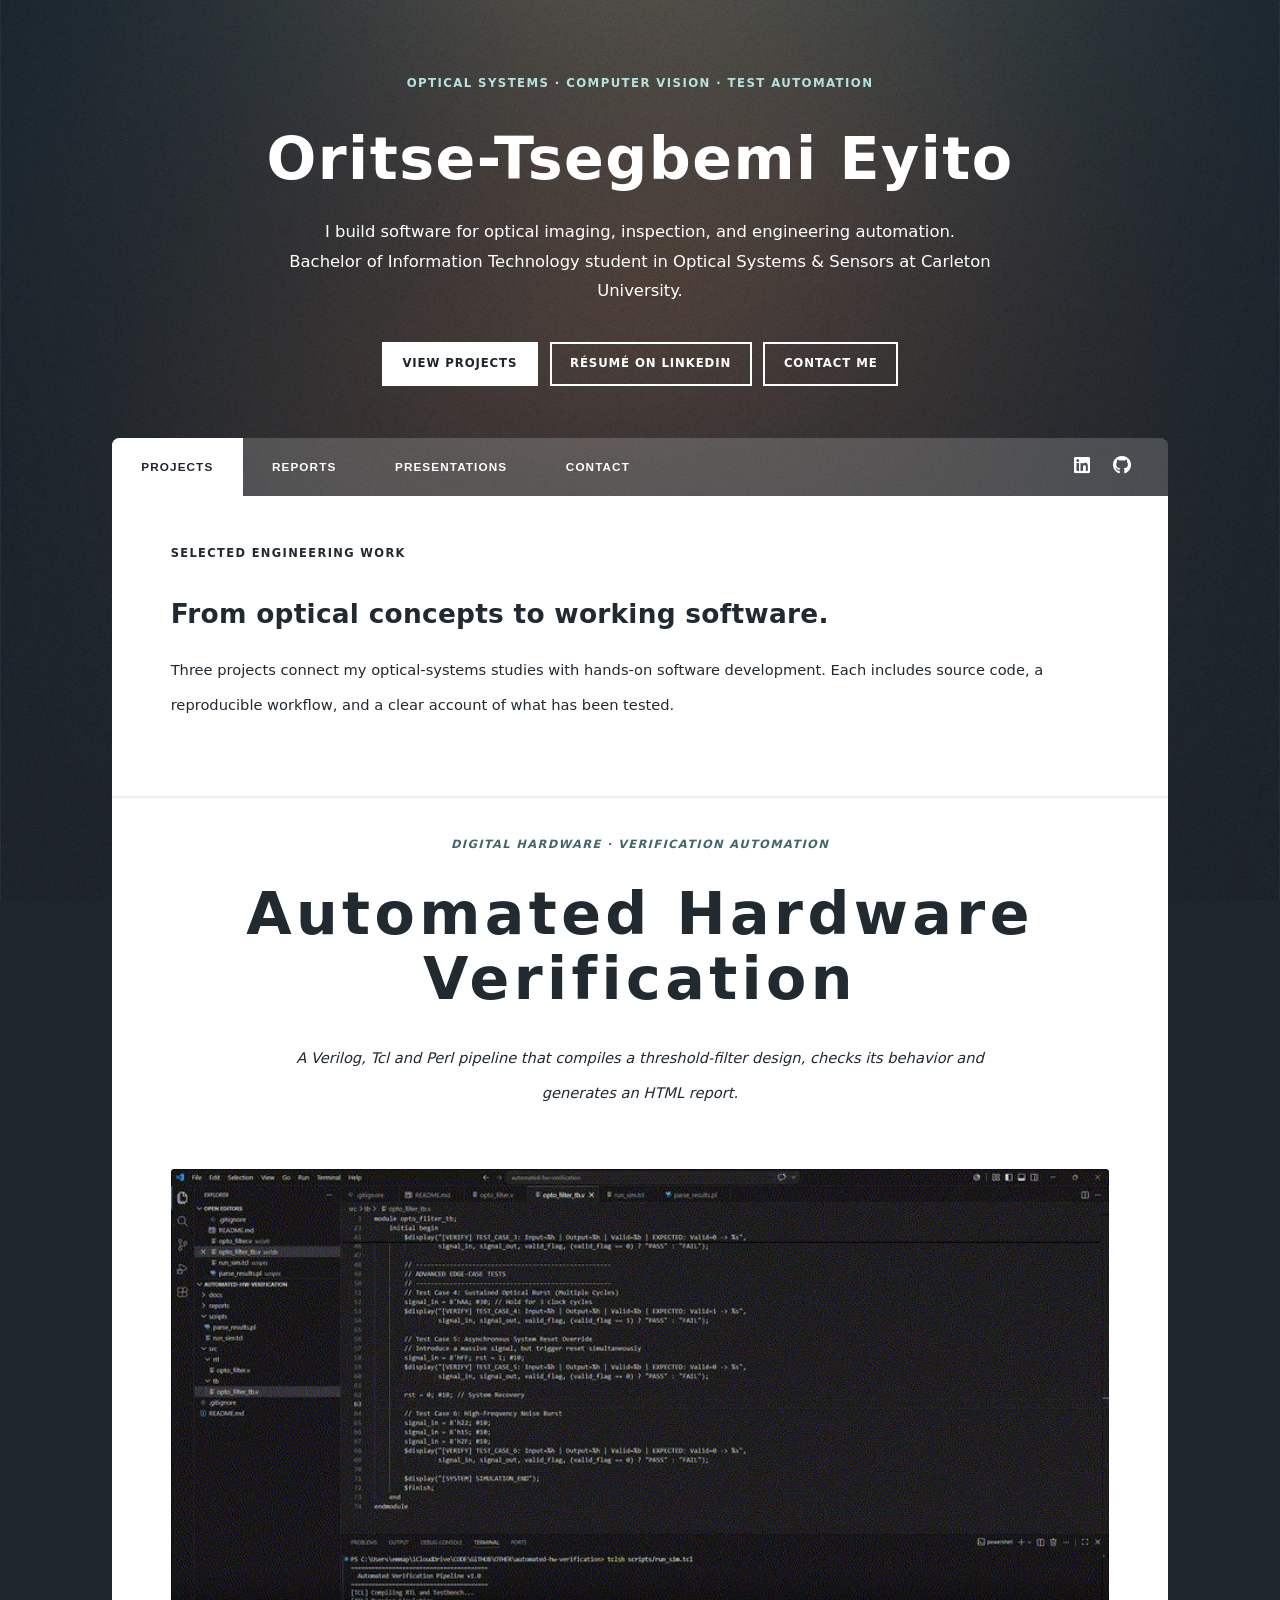
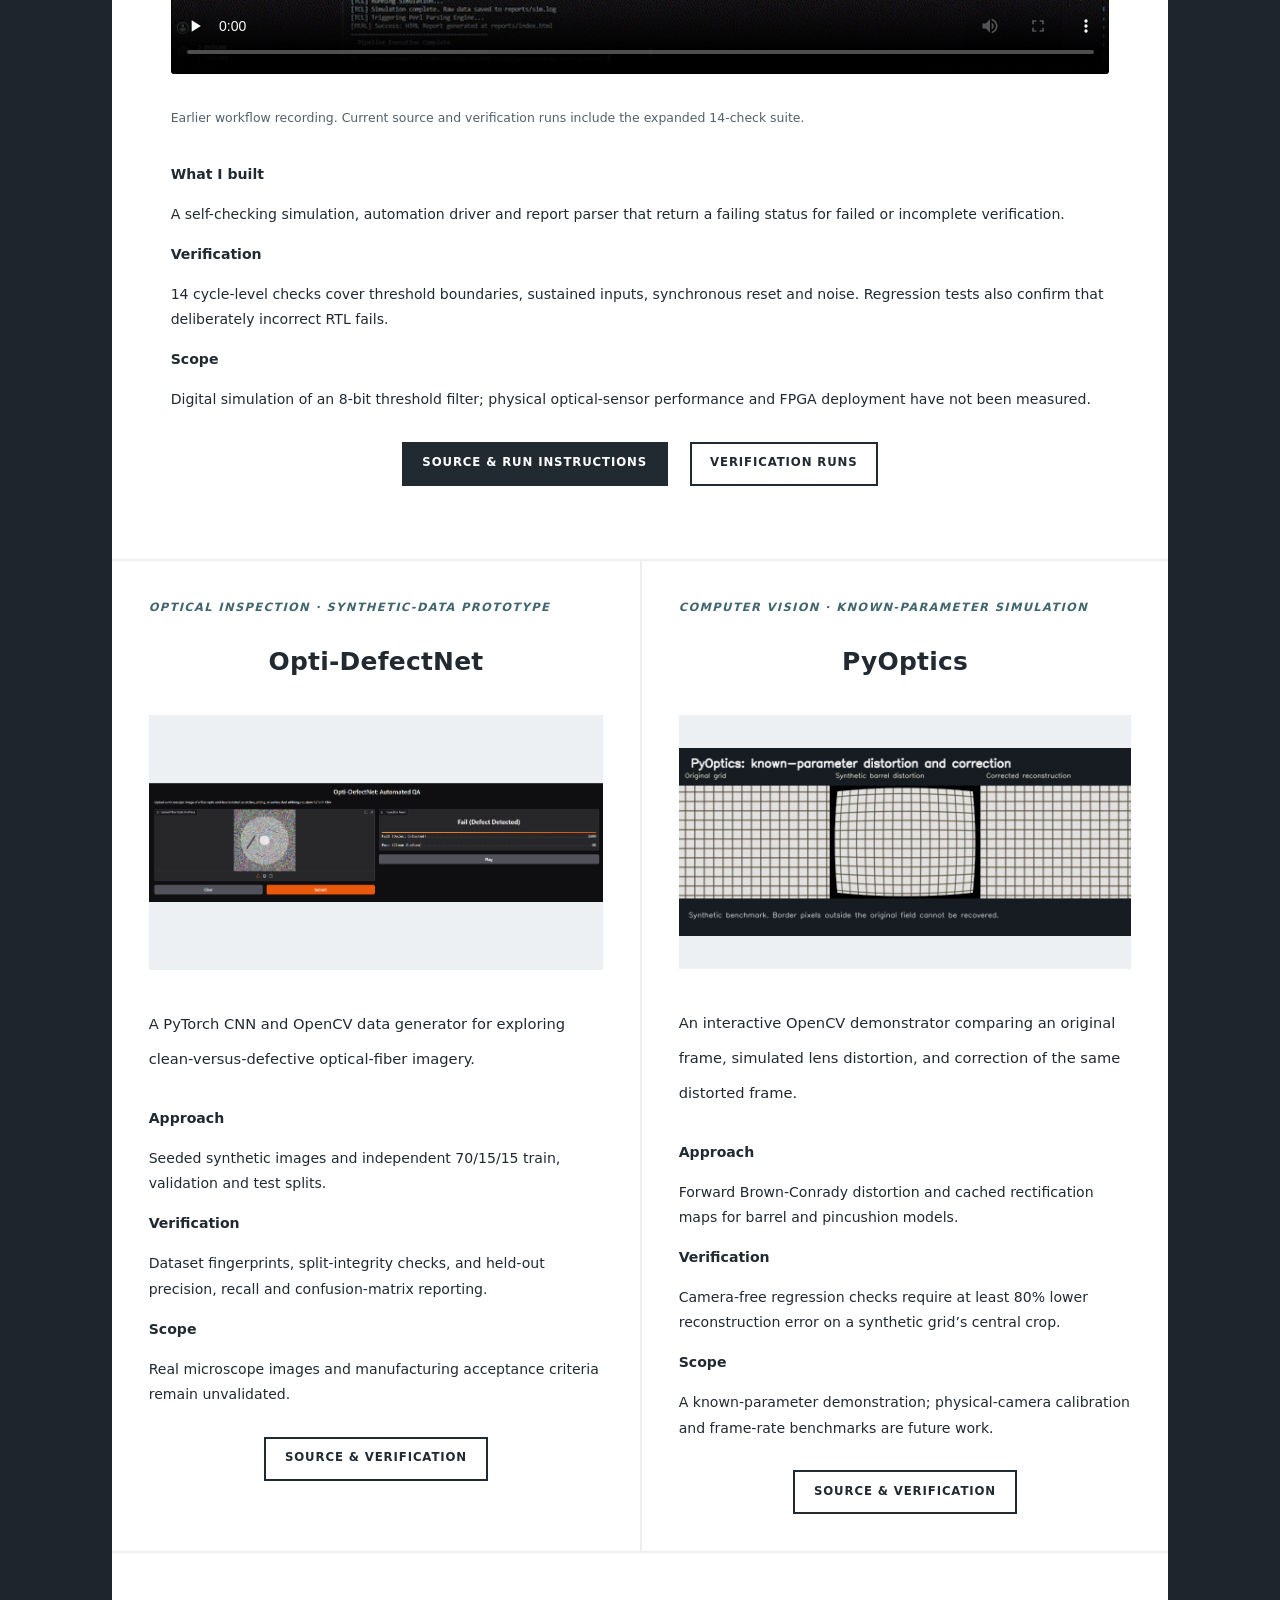
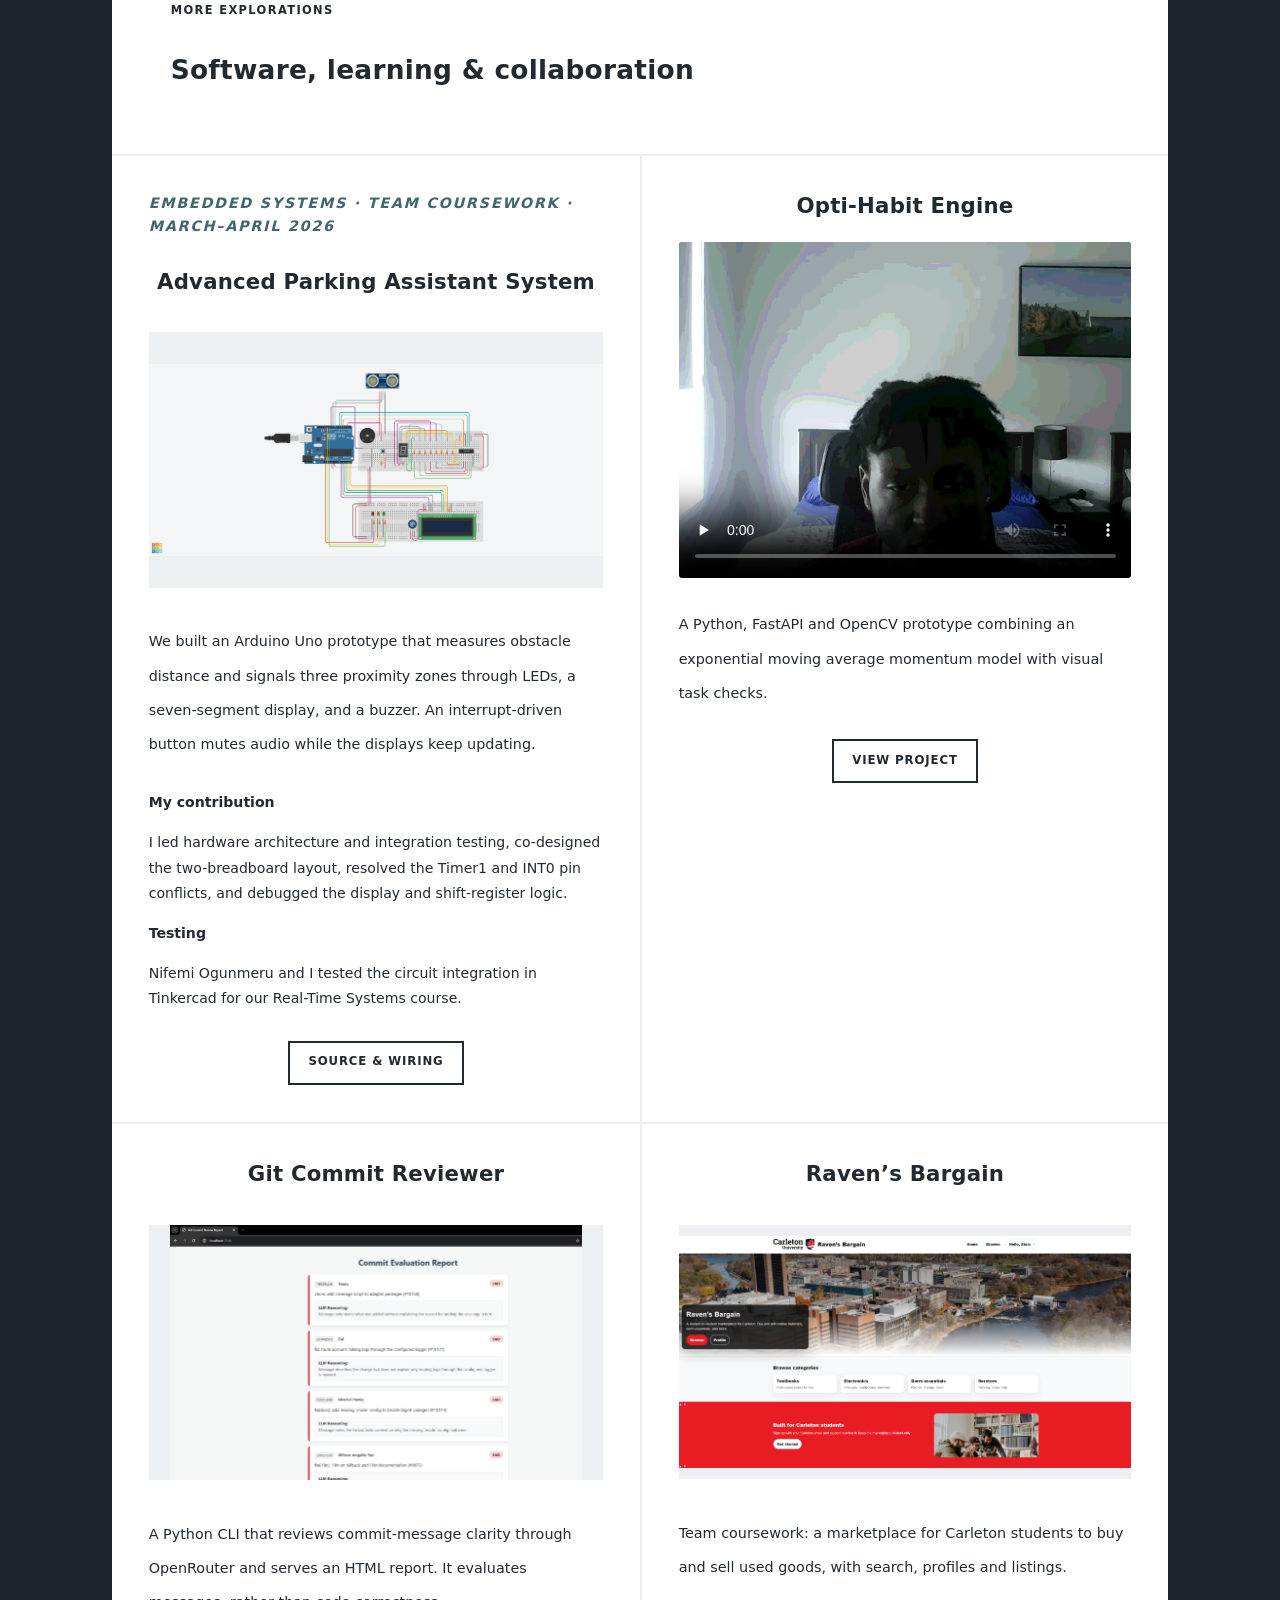
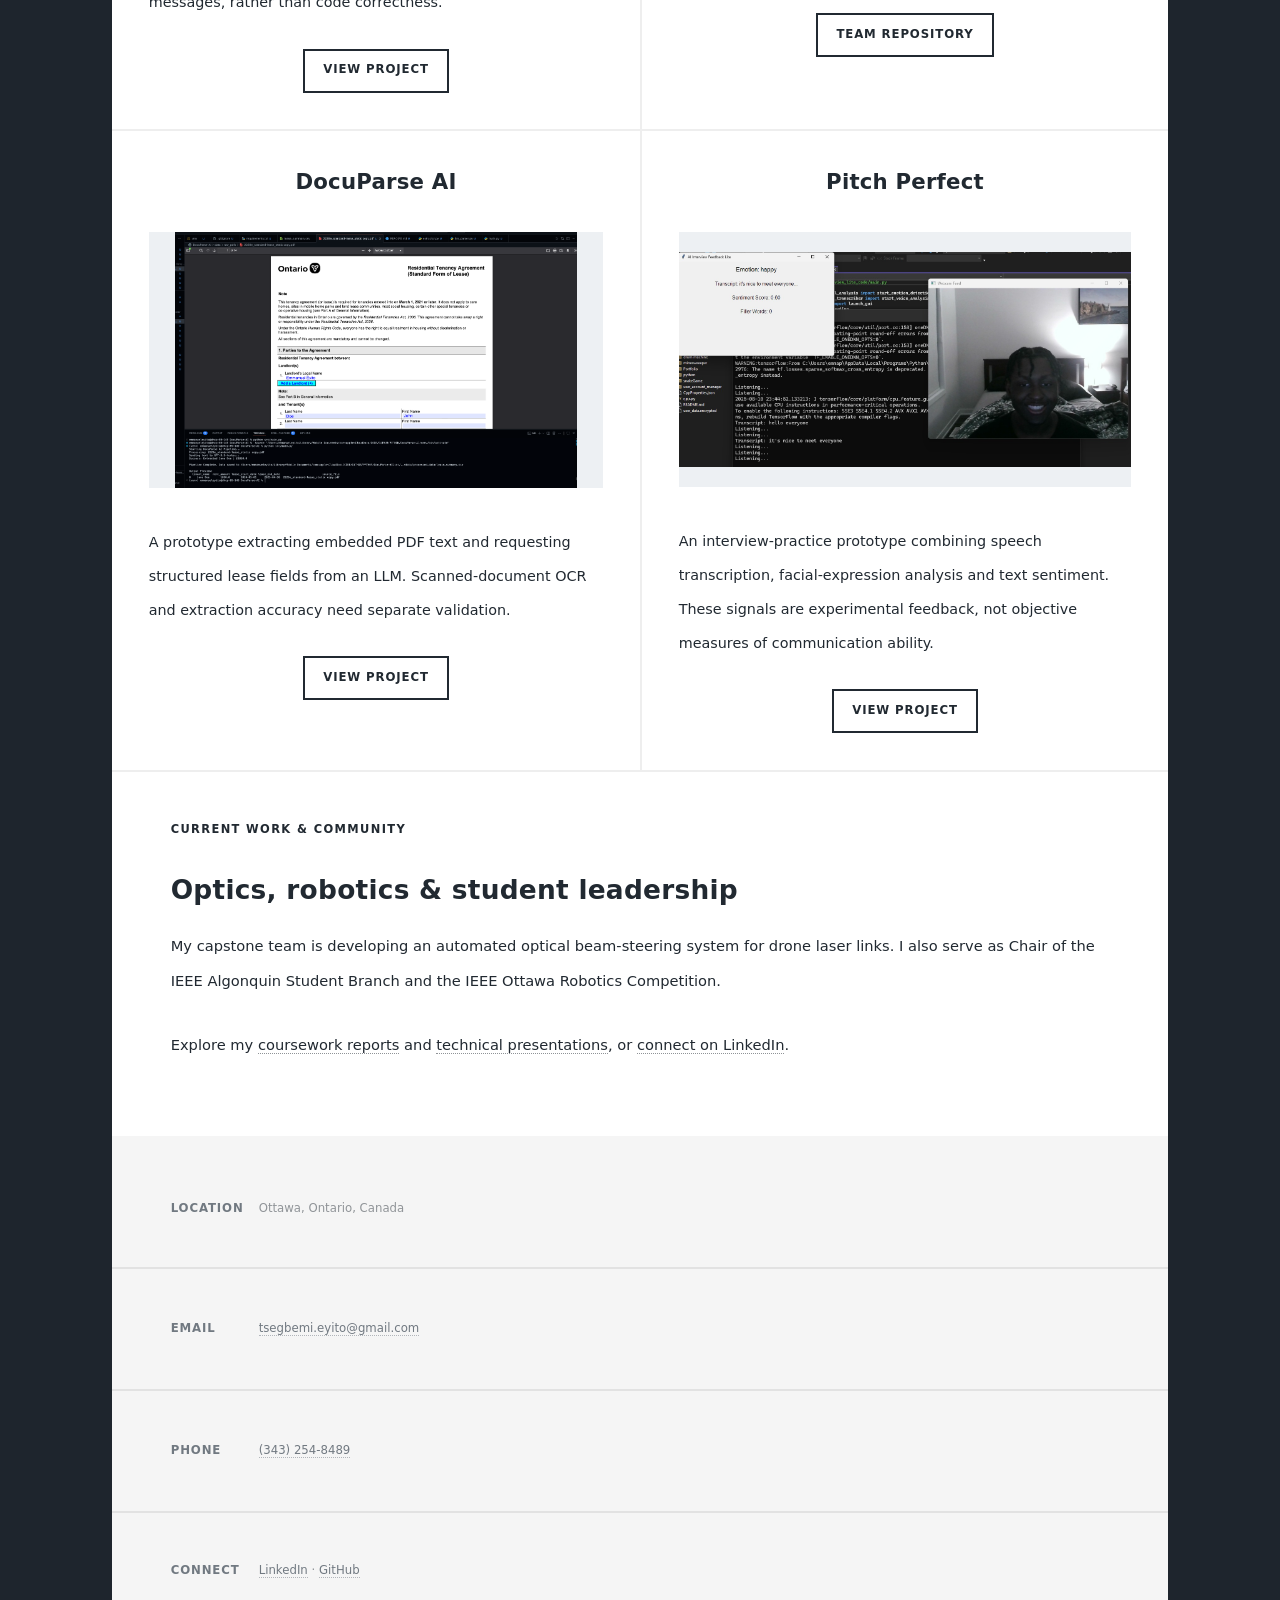
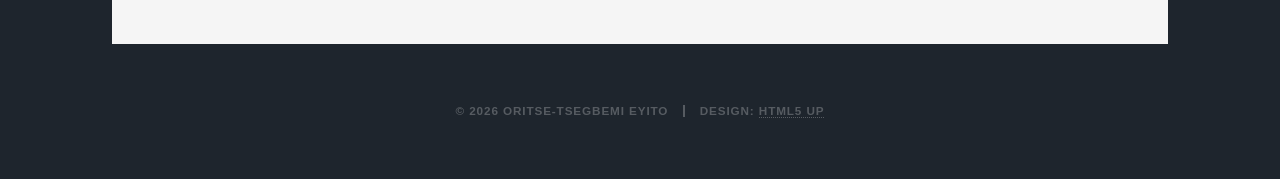
<file: index.html>
<!doctype html>
<html lang="en"><head>
<meta charset="utf-8">
<meta name="viewport" content="width=device-width, initial-scale=1">
<title>Oritse-Tsegbemi Eyito | Optical Systems &amp; Engineering Automation</title>
<meta name="description" content="Optical Systems & Sensors student building computer vision, synthetic fiber inspection and hardware verification projects with Python, OpenCV, PyTorch and Verilog.">
<link rel="canonical" href="https://eyitocode.github.io/Portfolio.io/">
<meta property="og:type" content="website"><meta property="og:title" content="Oritse-Tsegbemi Eyito — Optical Systems & Engineering Automation">
<meta property="og:description" content="Selected projects in optical imaging, inspection, computer vision and test automation.">
<meta property="og:url" content="https://eyitocode.github.io/Portfolio.io/">
<meta property="og:image" content="https://eyitocode.github.io/Portfolio.io/images/Projects/pyoptics_validation.jpg">
<meta name="twitter:card" content="summary_large_image">
<link rel="stylesheet" href="assets/css/main.css"><link rel="stylesheet" href="assets/css/portfolio.css?v=20261110.3">
</head><body>
<a class="skip-link" href="#main">Skip to projects</a>
<div id="wrapper">
<section id="intro" aria-labelledby="intro-title">
<p class="eyebrow">Optical systems · Computer vision · Test automation</p>
<h1 id="intro-title">Oritse-Tsegbemi Eyito</h1>
<p class="intro-copy">I build software for optical imaging, inspection, and engineering automation.<br>
Bachelor of Information Technology student in Optical Systems &amp; Sensors at Carleton University.</p>
<ul class="actions intro-actions"><li><a class="button primary" href="#main">View projects</a></li><li><a class="button" href="https://www.linkedin.com/in/oritse-tsegbemi-eyito-aa58032a1/overlay/1781546192246/single-media-viewer/?profileId=ACoAAEjpil0BgbLdCAryPPcykeAhbA_bSy3BajE">Résumé on LinkedIn</a></li><li><a class="button" href="mailto:tsegbemi.eyito@gmail.com">Contact me</a></li></ul>
</section>
<header id="header"><a class="logo" href="index.html">Oritse-Tsegbemi Eyito</a></header>
<nav id="nav" aria-label="Main navigation"><ul class="links">
<li class="active"><a href="index.html" aria-current="page">Projects</a></li><li><a href="reports.html">Reports</a></li><li><a href="presentations.html">Presentations</a></li><li><a href="#footer">Contact</a></li></ul>
<ul class="icons"><li><a href="https://www.linkedin.com/in/oritse-tsegbemi-eyito-aa58032a1/" class="icon brands fa-linkedin"><span class="label">LinkedIn</span></a></li><li><a href="https://github.com/EyitoCODE" class="icon brands fa-github"><span class="label">GitHub</span></a></li></ul></nav>
<main id="main">
<section class="portfolio-intro"><p class="eyebrow">Selected engineering work</p><h2>From optical concepts to working software.</h2>
<p>Three projects connect my optical-systems studies with hands-on software development. Each includes source code, a reproducible workflow, and a clear account of what has been tested.</p></section>
<article class="post featured"><header class="major"><p class="project-tag">Digital hardware · Verification automation</p><h2><a href="https://github.com/EyitoCODE/automated-hw-verification">Automated Hardware Verification</a></h2>
<p>A Verilog, Tcl and Perl pipeline that compiles a threshold-filter design, checks its behavior and generates an HTML report.</p></header>
<video class="project-video" controls preload="none" poster="images/Projects/hw_verification_demo.jpg" aria-label="Demonstration of simulation execution and report generation"><source src="images/Projects/hw_verification_demo.mp4" type="video/mp4">Your browser does not support embedded video. <a href="https://github.com/EyitoCODE/automated-hw-verification">View the project and report.</a></video><p class="media-note">Earlier workflow recording. Current source and verification runs include the expanded 14-check suite.</p>
<dl class="project-facts"><dt>What I built</dt><dd>A self-checking simulation, automation driver and report parser that return a failing status for failed or incomplete verification.</dd>
<dt>Verification</dt><dd>14 cycle-level checks cover threshold boundaries, sustained inputs, synchronous reset and noise. Regression tests also confirm that deliberately incorrect RTL fails.</dd>
<dt>Scope</dt><dd>Digital simulation of an 8-bit threshold filter; physical optical-sensor performance and FPGA deployment have not been measured.</dd></dl>
<ul class="actions special"><li><a class="button primary" href="https://github.com/EyitoCODE/automated-hw-verification">Source &amp; run instructions</a></li><li><a class="button" href="https://github.com/EyitoCODE/automated-hw-verification/actions">Verification runs</a></li></ul></article>
<section class="posts" aria-label="Optical software projects"><article><header><p class="project-tag">Optical inspection · Synthetic-data prototype</p><h2><a href="https://github.com/EyitoCODE/opti-defectnet">Opti-DefectNet</a></h2></header>
<a class="image fit" href="https://github.com/EyitoCODE/opti-defectnet"><img loading="lazy" decoding="async" src="images/Projects/opti_defect_demo.png" alt="Opti-DefectNet Gradio interface with a fiber inspection prediction" width="960" height="540"></a>
<p>A PyTorch CNN and OpenCV data generator for exploring clean-versus-defective optical-fiber imagery.</p><dl class="project-facts"><dt>Approach</dt><dd>Seeded synthetic images and independent 70/15/15 train, validation and test splits.</dd><dt>Verification</dt><dd>Dataset fingerprints, split-integrity checks, and held-out precision, recall and confusion-matrix reporting.</dd><dt>Scope</dt><dd>Real microscope images and manufacturing acceptance criteria remain unvalidated.</dd></dl>
<ul class="actions special"><li><a class="button" href="https://github.com/EyitoCODE/opti-defectnet">Source &amp; verification</a></li></ul></article>
<article><header><p class="project-tag">Computer vision · Known-parameter simulation</p><h2><a href="https://github.com/EyitoCODE/PyOptics-Correction">PyOptics</a></h2></header>
<a class="image fit" href="https://github.com/EyitoCODE/PyOptics-Correction"><img loading="lazy" decoding="async" src="images/Projects/pyoptics_validation.jpg" alt="Synthetic grid comparison: original, barrel distortion, and corrected reconstruction" width="960" height="540"></a>
<p>An interactive OpenCV demonstrator comparing an original frame, simulated lens distortion, and correction of the same distorted frame.</p><dl class="project-facts"><dt>Approach</dt><dd>Forward Brown-Conrady distortion and cached rectification maps for barrel and pincushion models.</dd><dt>Verification</dt><dd>Camera-free regression checks require at least 80% lower reconstruction error on a synthetic grid’s central crop.</dd><dt>Scope</dt><dd>A known-parameter demonstration; physical-camera calibration and frame-rate benchmarks are future work.</dd></dl>
<ul class="actions special"><li><a class="button" href="https://github.com/EyitoCODE/PyOptics-Correction">Source &amp; verification</a></li></ul></article></section>
<section class="portfolio-intro"><p class="eyebrow">More explorations</p><h2>Software, learning &amp; collaboration</h2></section>
<section class="posts secondary-projects"><article id="parking-assistant">
<header><p class="project-tag">Embedded systems · Team coursework · March–April 2026</p><h2><a href="https://github.com/EyitoCODE/advanced-parking-assistant">Advanced Parking Assistant System</a></h2></header>
<a class="image fit" href="https://github.com/EyitoCODE/advanced-parking-assistant"><img loading="lazy" decoding="async" src="images/Projects/parking_assistant_circuit.png" alt="Arduino Uno and HC-SR04 wired to a buzzer, seven-segment display, LEDs and LCD across two breadboards in Tinkercad" width="1920" height="814"></a>
<p>We built an Arduino Uno prototype that measures obstacle distance and signals three proximity zones through LEDs, a seven-segment display, and a buzzer. An interrupt-driven button mutes audio while the displays keep updating.</p>
<dl class="project-facts"><dt>My contribution</dt><dd>I led hardware architecture and integration testing, co-designed the two-breadboard layout, resolved the Timer1 and INT0 pin conflicts, and debugged the display and shift-register logic.</dd>
<dt>Testing</dt><dd>Nifemi Ogunmeru and I tested the circuit integration in Tinkercad for our Real-Time Systems course.</dd></dl>
<ul class="actions special"><li><a class="button" href="https://github.com/EyitoCODE/advanced-parking-assistant">Source &amp; wiring</a></li></ul></article>
<article><header><h2><a href="https://github.com/EyitoCODE/opti-habit-engine">Opti-Habit Engine</a></h2></header><video class="project-video" controls preload="none" poster="images/Projects/opti_habit_demo.jpg" aria-label="Opti-Habit Engine demonstration"><source src="images/Projects/opti_habit_demo.mp4" type="video/mp4"><a href="https://github.com/EyitoCODE/opti-habit-engine">View demonstration.</a></video><p>A Python, FastAPI and OpenCV prototype combining an exponential moving average momentum model with visual task checks.</p><ul class="actions special"><li><a class="button" href="https://github.com/EyitoCODE/opti-habit-engine">View project</a></li></ul></article>
<article><header><h2><a href="https://github.com/EyitoCODE/Git-commit-reviewer">Git Commit Reviewer</a></h2></header><a class="image fit" href="https://github.com/EyitoCODE/Git-commit-reviewer"><img loading="lazy" decoding="async" src="images/Projects/git-commit-review-report.png" alt="Git Commit Reviewer project demonstration" width="960" height="540"></a><p>A Python CLI that reviews commit-message clarity through OpenRouter and serves an HTML report. It evaluates messages, rather than code correctness.</p><ul class="actions special"><li><a class="button" href="https://github.com/EyitoCODE/Git-commit-reviewer">View project</a></li></ul></article>
<article><header><h2><a href="https://github.com/Carleton-BIT/group-projects-team-2-gradient-group">Raven’s Bargain</a></h2></header><a class="image fit" href="https://github.com/Carleton-BIT/group-projects-team-2-gradient-group"><img loading="lazy" decoding="async" src="images/Projects/ravens_bargain_demo.png" alt="Raven’s Bargain project demonstration" width="960" height="540"></a><p>Team coursework: a marketplace for Carleton students to buy and sell used goods, with search, profiles and listings.</p><ul class="actions special"><li><a class="button" href="https://github.com/Carleton-BIT/group-projects-team-2-gradient-group">Team repository</a></li></ul></article>
<article><header><h2><a href="https://github.com/EyitoCODE/DocuParse-AI">DocuParse AI</a></h2></header><a class="image fit" href="https://github.com/EyitoCODE/DocuParse-AI"><img loading="lazy" decoding="async" src="images/Projects/Parse_demo.png" alt="DocuParse AI project demonstration" width="960" height="540"></a><p>A prototype extracting embedded PDF text and requesting structured lease fields from an LLM. Scanned-document OCR and extraction accuracy need separate validation.</p><ul class="actions special"><li><a class="button" href="https://github.com/EyitoCODE/DocuParse-AI">View project</a></li></ul></article>
<article><header><h2><a href="https://github.com/EyitoCODE/python/tree/ec455fc490e49c1885728e5a8075371654e34110/Communication%20Coach">Pitch Perfect</a></h2></header><a class="image fit" href="https://github.com/EyitoCODE/python/tree/ec455fc490e49c1885728e5a8075371654e34110/Communication%20Coach"><img loading="lazy" decoding="async" src="images/Projects/pitch_perfect.jpg" alt="Pitch Perfect project demonstration" width="960" height="540"></a><p>An interview-practice prototype combining speech transcription, facial-expression analysis and text sentiment. These signals are experimental feedback, not objective measures of communication ability.</p><ul class="actions special"><li><a class="button" href="https://github.com/EyitoCODE/python/tree/ec455fc490e49c1885728e5a8075371654e34110/Communication%20Coach">View project</a></li></ul></article></section>
<section class="portfolio-intro about-work"><p class="eyebrow">Current work &amp; community</p><h2>Optics, robotics &amp; student leadership</h2><p>My capstone team is developing an automated optical beam-steering system for drone laser links. I also serve as Chair of the IEEE Algonquin Student Branch and the IEEE Ottawa Robotics Competition.</p><p>Explore my <a href="reports.html">coursework reports</a> and <a href="presentations.html">technical presentations</a>, or <a href="https://www.linkedin.com/in/oritse-tsegbemi-eyito-aa58032a1/">connect on LinkedIn</a>.</p></section>
</main>
<footer id="footer"><section class="split contact">
<section><h3>Location</h3><p>Ottawa, Ontario, Canada</p></section>
<section><h3>Email</h3><p><a href="mailto:tsegbemi.eyito@gmail.com">tsegbemi.eyito@gmail.com</a></p></section>
<section><h3>Phone</h3><p><a href="tel:+13432548489">(343) 254-8489</a></p></section>
<section><h3>Connect</h3><p><a href="https://www.linkedin.com/in/oritse-tsegbemi-eyito-aa58032a1/">LinkedIn</a> · <a href="https://github.com/EyitoCODE">GitHub</a></p></section>
</section></footer><div id="copyright"><ul><li>&copy; 2026 Oritse-Tsegbemi Eyito</li><li>Design: <a href="https://html5up.net">HTML5 UP</a></li></ul></div>
</div><script defer src="assets/js/jquery.min.js"></script>
<script defer src="assets/js/jquery.scrollex.min.js"></script>
<script defer src="assets/js/jquery.scrolly.min.js"></script>
<script defer src="assets/js/browser.min.js"></script>
<script defer src="assets/js/breakpoints.min.js"></script>
<script defer src="assets/js/util.js"></script>
<script defer src="assets/js/main.js?v=20261110.3"></script>
</body></html>
</file>
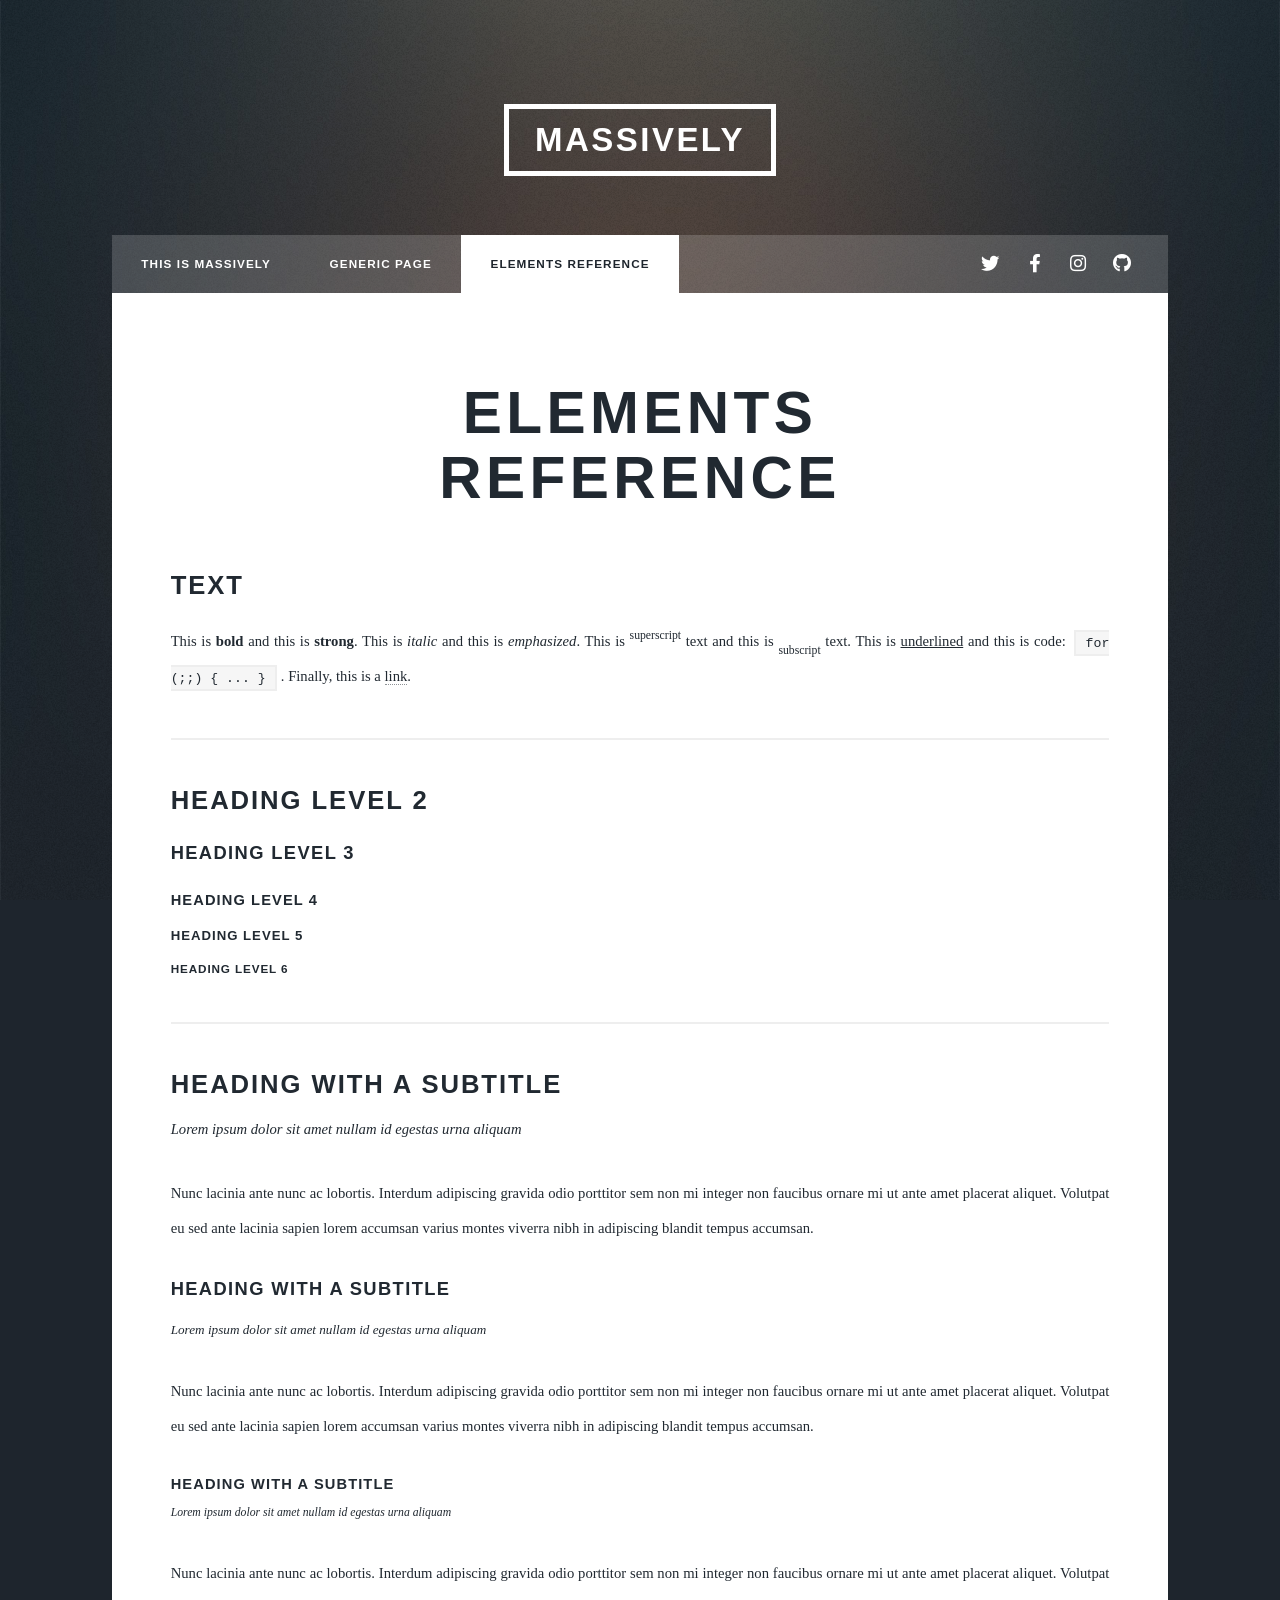
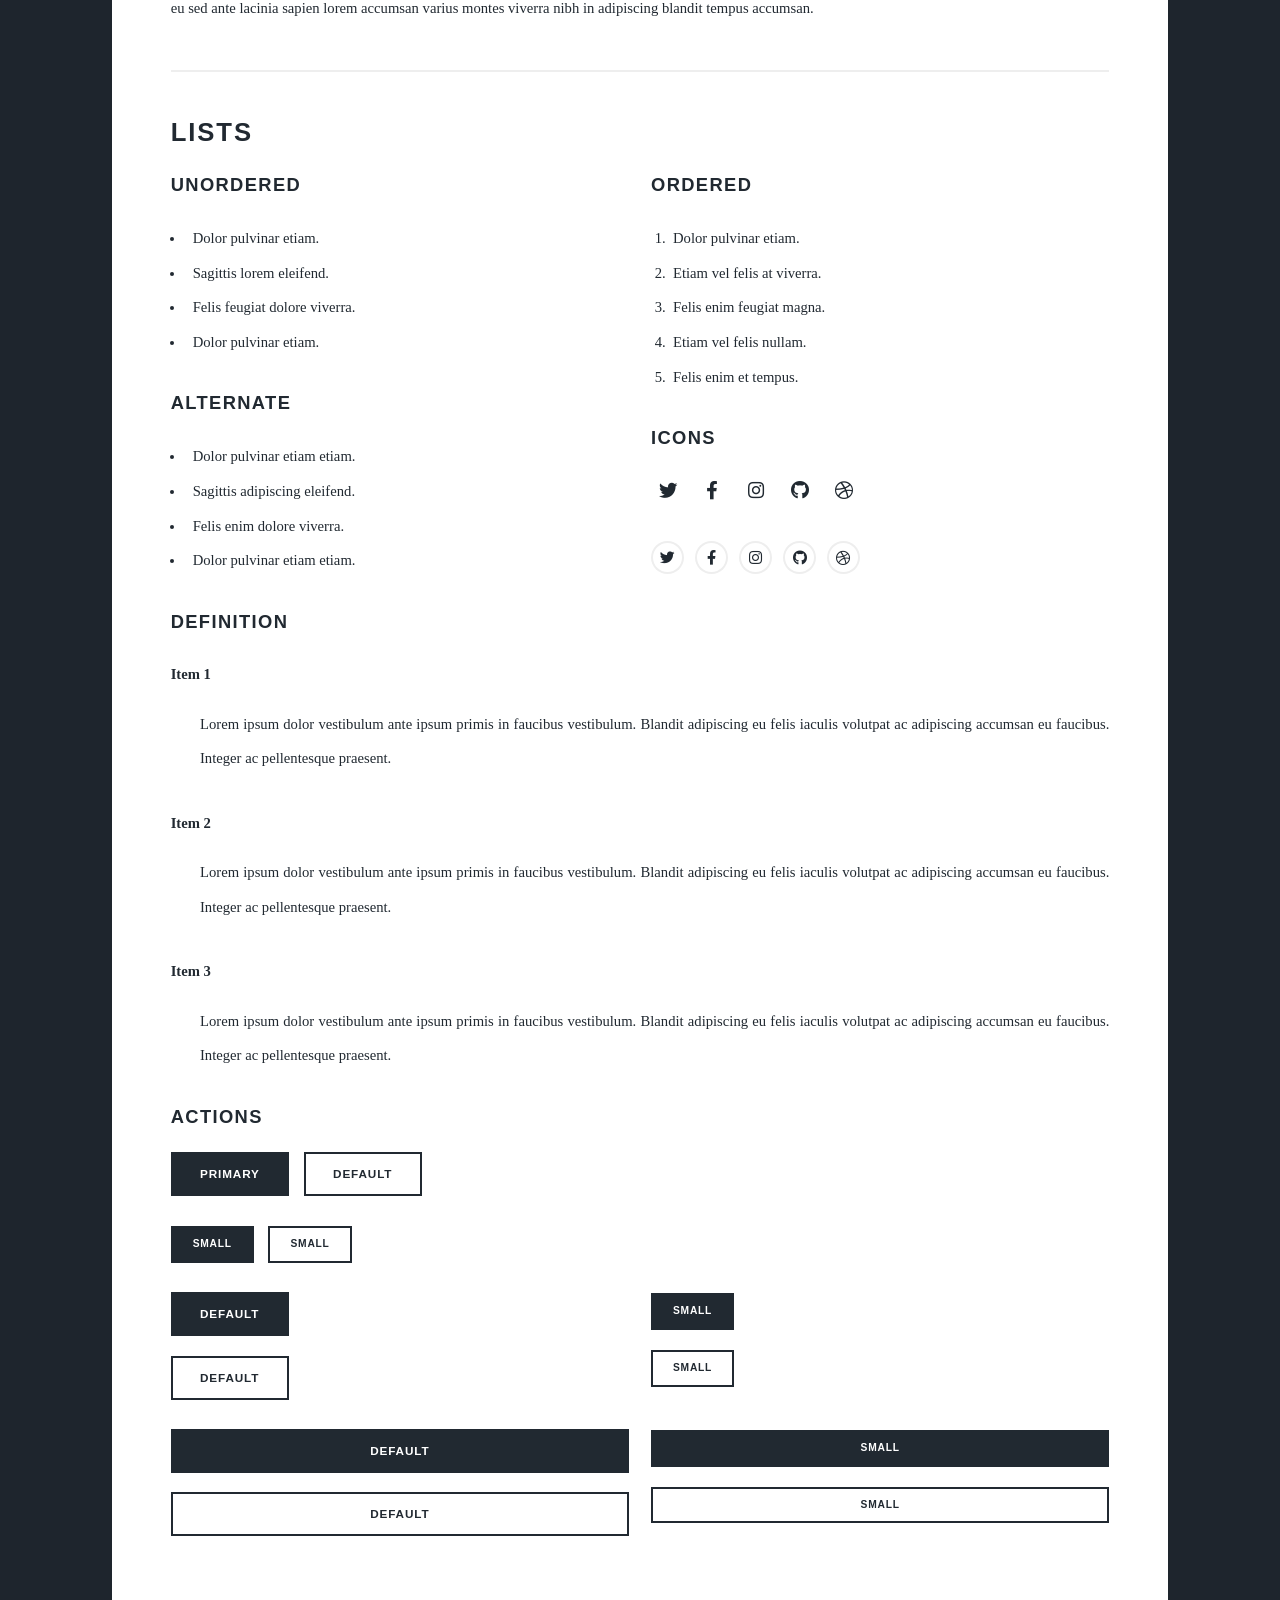
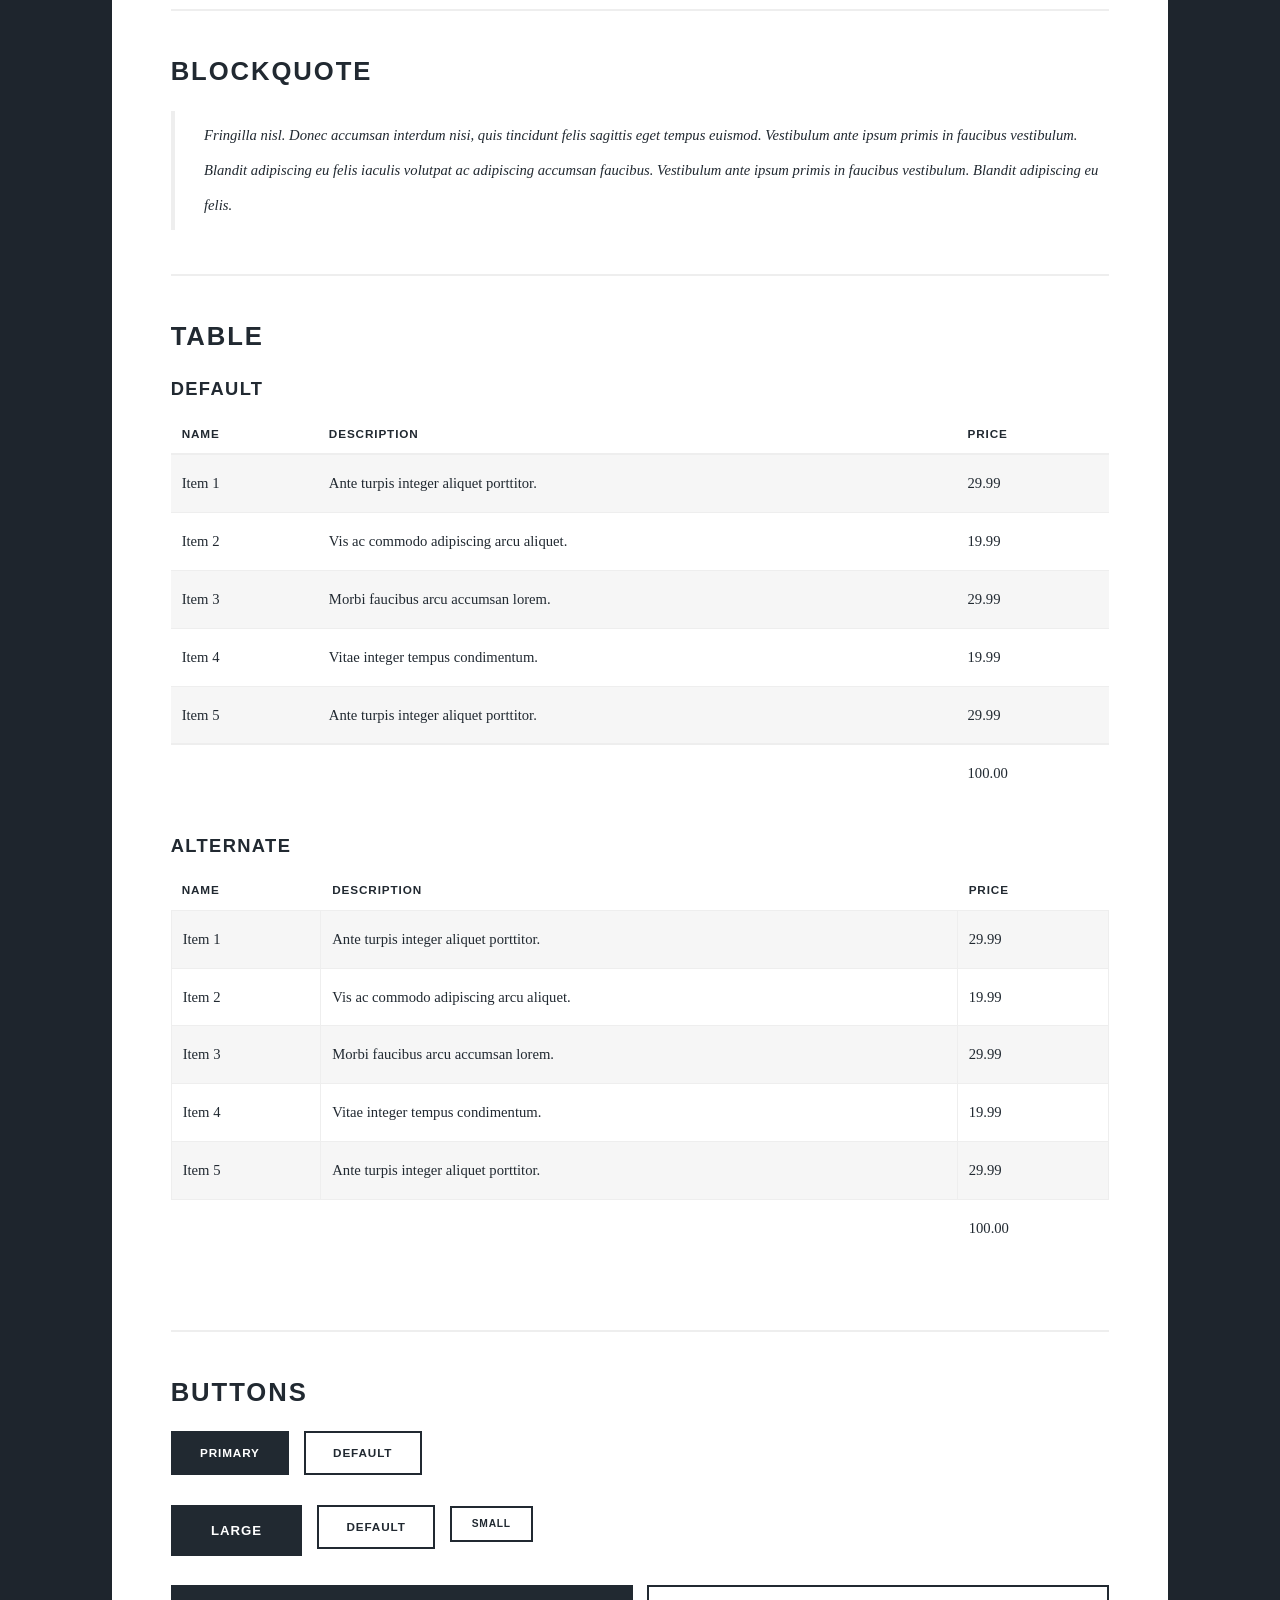
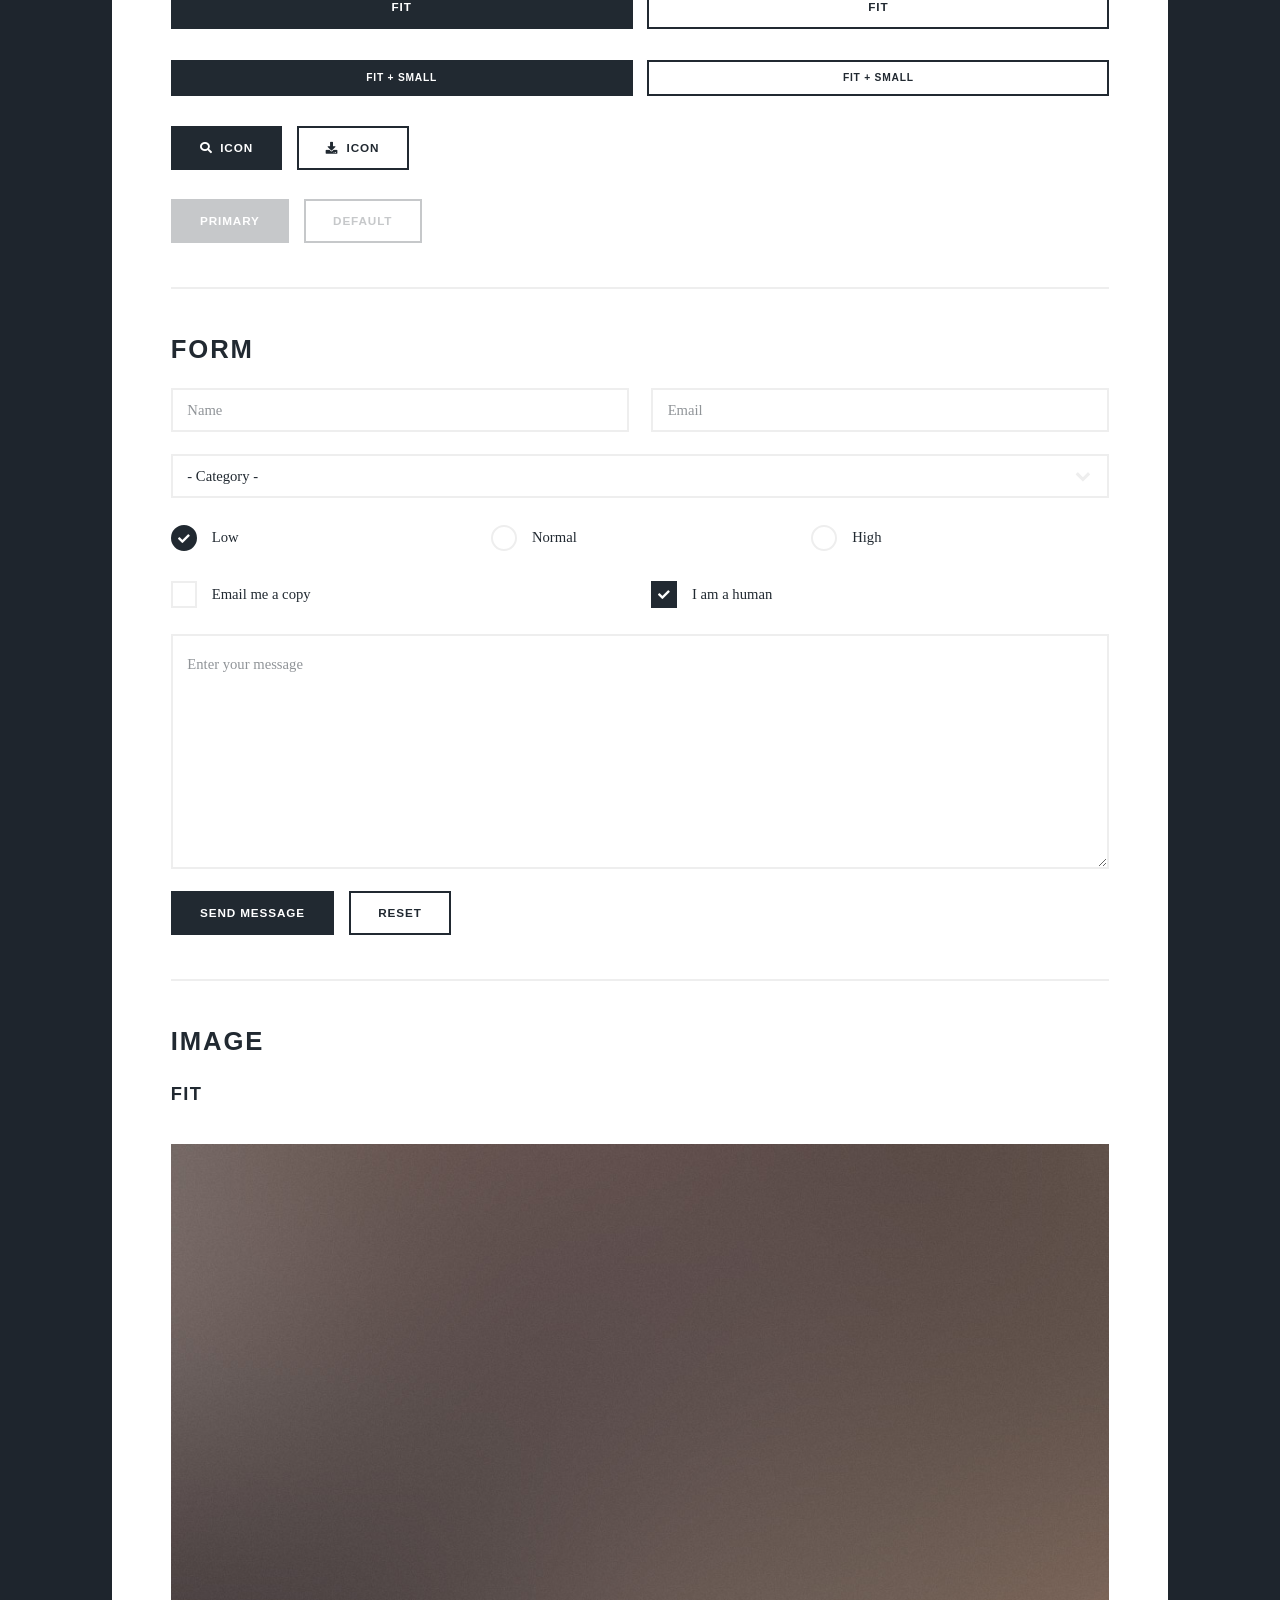
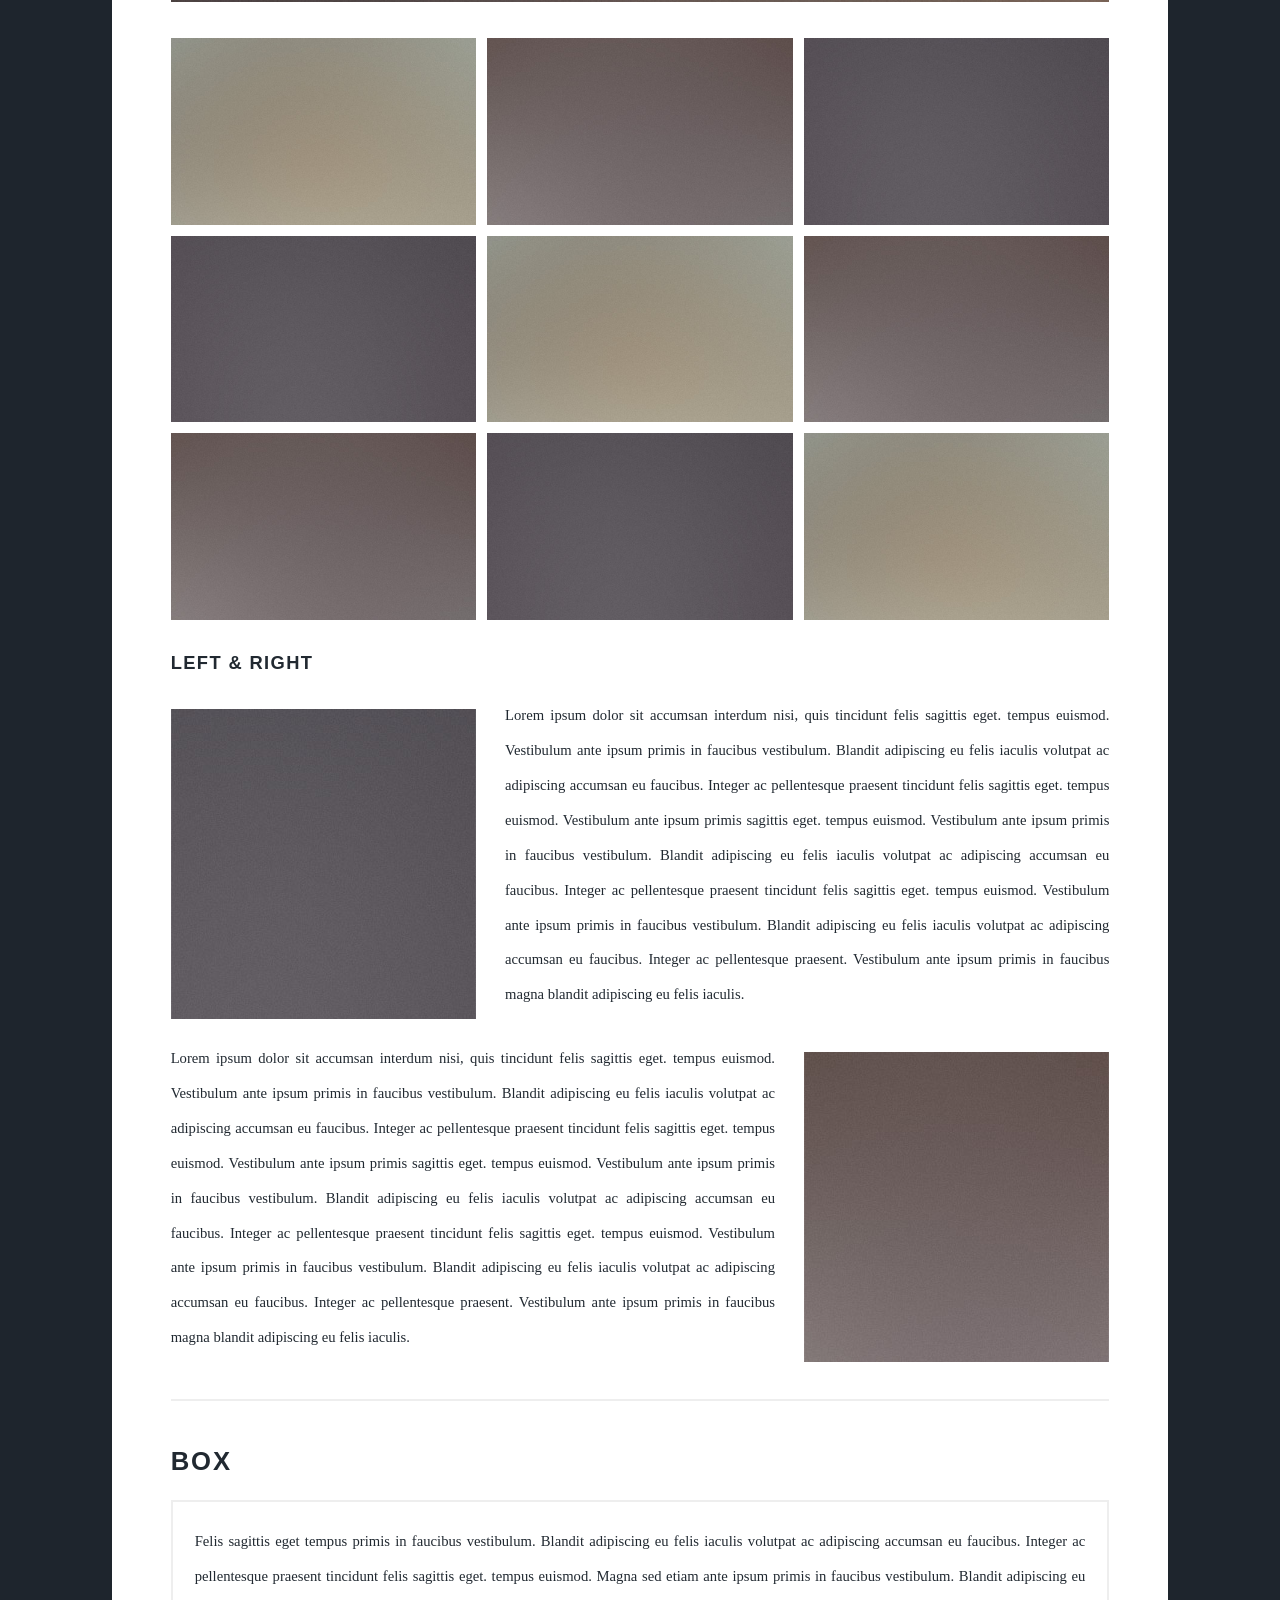
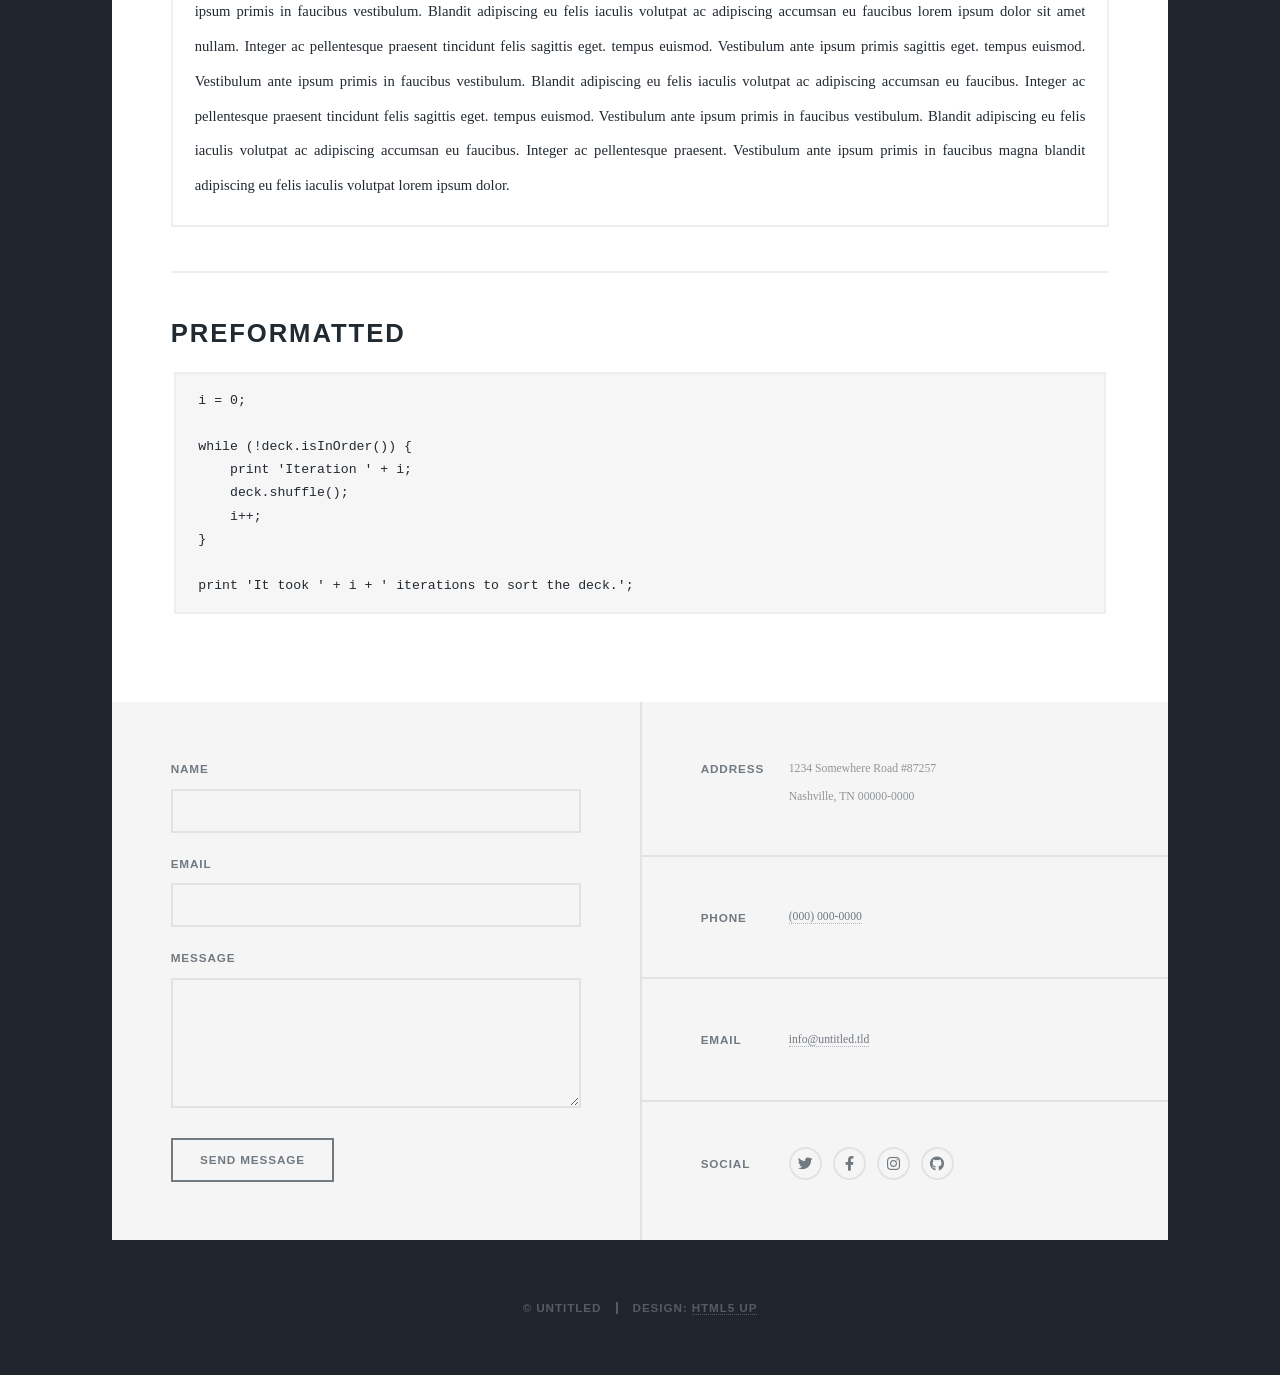
<file: elements.html>
<!DOCTYPE HTML>
<!--
	Massively by HTML5 UP
	html5up.net | @ajlkn
	Free for personal and commercial use under the CCA 3.0 license (html5up.net/license)
-->
<html>
	<head>
		<title>Elements Reference - Massively by HTML5 UP</title>
		<meta charset="utf-8" />
		<meta name="viewport" content="width=device-width, initial-scale=1, user-scalable=no" />
		<link rel="stylesheet" href="assets/css/main.css" />
		<noscript><link rel="stylesheet" href="assets/css/noscript.css" /></noscript>
	</head>
	<body class="is-preload">

		<!-- Wrapper -->
			<div id="wrapper">

				<!-- Header -->
					<header id="header">
						<a href="index.html" class="logo">Massively</a>
					</header>

				<!-- Nav -->
					<nav id="nav">
						<ul class="links">
							<li><a href="index.html">This is Massively</a></li>
							<li><a href="generic.html">Generic Page</a></li>
							<li class="active"><a href="elements.html">Elements Reference</a></li>
						</ul>
						<ul class="icons">
							<li><a href="#" class="icon brands fa-twitter"><span class="label">Twitter</span></a></li>
							<li><a href="#" class="icon brands fa-facebook-f"><span class="label">Facebook</span></a></li>
							<li><a href="#" class="icon brands fa-instagram"><span class="label">Instagram</span></a></li>
							<li><a href="#" class="icon brands fa-github"><span class="label">GitHub</span></a></li>
						</ul>
					</nav>

				<!-- Main -->
					<div id="main">

						<!-- Post -->
							<section class="post">
								<header class="major">
									<h1>Elements<br />
									Reference</h1>
								</header>

								<!-- Text stuff -->
									<h2>Text</h2>
									<p>This is <b>bold</b> and this is <strong>strong</strong>. This is <i>italic</i> and this is <em>emphasized</em>.
									This is <sup>superscript</sup> text and this is <sub>subscript</sub> text.
									This is <u>underlined</u> and this is code: <code>for (;;) { ... }</code>.
									Finally, this is a <a href="#">link</a>.</p>
									<hr />
									<h2>Heading Level 2</h2>
									<h3>Heading Level 3</h3>
									<h4>Heading Level 4</h4>
									<h5>Heading Level 5</h5>
									<h6>Heading Level 6</h6>
									<hr />
									<header>
										<h2>Heading with a Subtitle</h2>
										<p>Lorem ipsum dolor sit amet nullam id egestas urna aliquam</p>
									</header>
									<p>Nunc lacinia ante nunc ac lobortis. Interdum adipiscing gravida odio porttitor sem non mi integer non faucibus ornare mi ut ante amet placerat aliquet. Volutpat eu sed ante lacinia sapien lorem accumsan varius montes viverra nibh in adipiscing blandit tempus accumsan.</p>
									<header>
										<h3>Heading with a Subtitle</h3>
										<p>Lorem ipsum dolor sit amet nullam id egestas urna aliquam</p>
									</header>
									<p>Nunc lacinia ante nunc ac lobortis. Interdum adipiscing gravida odio porttitor sem non mi integer non faucibus ornare mi ut ante amet placerat aliquet. Volutpat eu sed ante lacinia sapien lorem accumsan varius montes viverra nibh in adipiscing blandit tempus accumsan.</p>
									<header>
										<h4>Heading with a Subtitle</h4>
										<p>Lorem ipsum dolor sit amet nullam id egestas urna aliquam</p>
									</header>
									<p>Nunc lacinia ante nunc ac lobortis. Interdum adipiscing gravida odio porttitor sem non mi integer non faucibus ornare mi ut ante amet placerat aliquet. Volutpat eu sed ante lacinia sapien lorem accumsan varius montes viverra nibh in adipiscing blandit tempus accumsan.</p>

									<hr />

								<!-- Lists -->
									<h2>Lists</h2>
									<div class="row">
										<div class="col-6 col-12-small">

											<h3>Unordered</h3>
											<ul>
												<li>Dolor pulvinar etiam.</li>
												<li>Sagittis lorem eleifend.</li>
												<li>Felis feugiat dolore viverra.</li>
												<li>Dolor pulvinar etiam.</li>
											</ul>

											<h3>Alternate</h3>
											<ul class="alt">
												<li>Dolor pulvinar etiam etiam.</li>
												<li>Sagittis adipiscing eleifend.</li>
												<li>Felis enim dolore viverra.</li>
												<li>Dolor pulvinar etiam etiam.</li>
											</ul>

										</div>
										<div class="col-6 col-12-small">

											<h3>Ordered</h3>
											<ol>
												<li>Dolor pulvinar etiam.</li>
												<li>Etiam vel felis at viverra.</li>
												<li>Felis enim feugiat magna.</li>
												<li>Etiam vel felis nullam.</li>
												<li>Felis enim et tempus.</li>
											</ol>

											<h3>Icons</h3>
											<ul class="icons">
												<li><a href="#" class="icon brands fa-twitter"><span class="label">Twitter</span></a></li>
												<li><a href="#" class="icon brands fa-facebook-f"><span class="label">Facebook</span></a></li>
												<li><a href="#" class="icon brands fa-instagram"><span class="label">Instagram</span></a></li>
												<li><a href="#" class="icon brands fa-github"><span class="label">Github</span></a></li>
												<li><a href="#" class="icon brands fa-dribbble"><span class="label">Dribbble</span></a></li>
											</ul>
											<ul class="icons alt">
												<li><a href="#" class="icon brands alt fa-twitter"><span class="label">Twitter</span></a></li>
												<li><a href="#" class="icon brands alt fa-facebook-f"><span class="label">Facebook</span></a></li>
												<li><a href="#" class="icon brands alt fa-instagram"><span class="label">Instagram</span></a></li>
												<li><a href="#" class="icon brands alt fa-github"><span class="label">Github</span></a></li>
												<li><a href="#" class="icon brands alt fa-dribbble"><span class="label">Dribbble</span></a></li>
											</ul>

										</div>
									</div>
									<h3>Definition</h3>
									<dl>
										<dt>Item 1</dt>
										<dd>
											<p>Lorem ipsum dolor vestibulum ante ipsum primis in faucibus vestibulum. Blandit adipiscing eu felis iaculis volutpat ac adipiscing accumsan eu faucibus. Integer ac pellentesque praesent.</p>
										</dd>
										<dt>Item 2</dt>
										<dd>
											<p>Lorem ipsum dolor vestibulum ante ipsum primis in faucibus vestibulum. Blandit adipiscing eu felis iaculis volutpat ac adipiscing accumsan eu faucibus. Integer ac pellentesque praesent.</p>
										</dd>
										<dt>Item 3</dt>
										<dd>
											<p>Lorem ipsum dolor vestibulum ante ipsum primis in faucibus vestibulum. Blandit adipiscing eu felis iaculis volutpat ac adipiscing accumsan eu faucibus. Integer ac pellentesque praesent.</p>
										</dd>
									</dl>

									<h3>Actions</h3>
									<ul class="actions">
										<li><a href="#" class="button primary">Primary</a></li>
										<li><a href="#" class="button">Default</a></li>
									</ul>
									<ul class="actions small">
										<li><a href="#" class="button primary small">Small</a></li>
										<li><a href="#" class="button small">Small</a></li>
									</ul>
									<div class="row">
										<div class="col-6 col-12-small">
											<ul class="actions stacked">
												<li><a href="#" class="button primary">Default</a></li>
												<li><a href="#" class="button">Default</a></li>
											</ul>
										</div>
										<div class="col-6 col-12-small">
											<ul class="actions stacked">
												<li><a href="#" class="button primary small">Small</a></li>
												<li><a href="#" class="button small">Small</a></li>
											</ul>
										</div>
									</div>
									<div class="row">
										<div class="col-6 col-12-small">
											<ul class="actions stacked">
												<li><a href="#" class="button primary fit">Default</a></li>
												<li><a href="#" class="button fit">Default</a></li>
											</ul>
										</div>
										<div class="col-6 col-12-small">
											<ul class="actions stacked">
												<li><a href="#" class="button primary small fit">Small</a></li>
												<li><a href="#" class="button small fit">Small</a></li>
											</ul>
										</div>
									</div>

									<hr />

								<!-- Blockquote -->
									<h2>Blockquote</h2>
									<blockquote>Fringilla nisl. Donec accumsan interdum nisi, quis tincidunt felis sagittis eget tempus euismod. Vestibulum ante ipsum primis in faucibus vestibulum. Blandit adipiscing eu felis iaculis volutpat ac adipiscing accumsan faucibus. Vestibulum ante ipsum primis in faucibus vestibulum. Blandit adipiscing eu felis.</blockquote>

									<hr />

								<!-- Table -->
									<h2>Table</h2>

									<h3>Default</h3>
									<div class="table-wrapper">
										<table>
											<thead>
												<tr>
													<th>Name</th>
													<th>Description</th>
													<th>Price</th>
												</tr>
											</thead>
											<tbody>
												<tr>
													<td>Item 1</td>
													<td>Ante turpis integer aliquet porttitor.</td>
													<td>29.99</td>
												</tr>
												<tr>
													<td>Item 2</td>
													<td>Vis ac commodo adipiscing arcu aliquet.</td>
													<td>19.99</td>
												</tr>
												<tr>
													<td>Item 3</td>
													<td> Morbi faucibus arcu accumsan lorem.</td>
													<td>29.99</td>
												</tr>
												<tr>
													<td>Item 4</td>
													<td>Vitae integer tempus condimentum.</td>
													<td>19.99</td>
												</tr>
												<tr>
													<td>Item 5</td>
													<td>Ante turpis integer aliquet porttitor.</td>
													<td>29.99</td>
												</tr>
											</tbody>
											<tfoot>
												<tr>
													<td colspan="2"></td>
													<td>100.00</td>
												</tr>
											</tfoot>
										</table>
									</div>

									<h3>Alternate</h3>
									<div class="table-wrapper">
										<table class="alt">
											<thead>
												<tr>
													<th>Name</th>
													<th>Description</th>
													<th>Price</th>
												</tr>
											</thead>
											<tbody>
												<tr>
													<td>Item 1</td>
													<td>Ante turpis integer aliquet porttitor.</td>
													<td>29.99</td>
												</tr>
												<tr>
													<td>Item 2</td>
													<td>Vis ac commodo adipiscing arcu aliquet.</td>
													<td>19.99</td>
												</tr>
												<tr>
													<td>Item 3</td>
													<td> Morbi faucibus arcu accumsan lorem.</td>
													<td>29.99</td>
												</tr>
												<tr>
													<td>Item 4</td>
													<td>Vitae integer tempus condimentum.</td>
													<td>19.99</td>
												</tr>
												<tr>
													<td>Item 5</td>
													<td>Ante turpis integer aliquet porttitor.</td>
													<td>29.99</td>
												</tr>
											</tbody>
											<tfoot>
												<tr>
													<td colspan="2"></td>
													<td>100.00</td>
												</tr>
											</tfoot>
										</table>
									</div>

									<hr />

								<!-- Buttons -->
									<h2>Buttons</h2>
									<ul class="actions">
										<li><a href="#" class="button primary">Primary</a></li>
										<li><a href="#" class="button">Default</a></li>
									</ul>
									<ul class="actions">
										<li><a href="#" class="button primary large">Large</a></li>
										<li><a href="#" class="button">Default</a></li>
										<li><a href="#" class="button small">Small</a></li>
									</ul>
									<ul class="actions fit">
										<li><a href="#" class="button primary fit">Fit</a></li>
										<li><a href="#" class="button fit">Fit</a></li>
									</ul>
									<ul class="actions fit small">
										<li><a href="#" class="button primary fit small">Fit + Small</a></li>
										<li><a href="#" class="button fit small">Fit + Small</a></li>
									</ul>
									<ul class="actions">
										<li><a href="#" class="button primary icon solid fa-search">Icon</a></li>
										<li><a href="#" class="button icon solid fa-download">Icon</a></li>
									</ul>
									<ul class="actions">
										<li><span class="button primary disabled">Primary</span></li>
										<li><span class="button disabled">Default</span></li>
									</ul>

									<hr />

								<!-- Form -->
									<h2>Form</h2>

									<form method="post" action="#">
										<div class="row gtr-uniform">
											<div class="col-6 col-12-xsmall">
												<input type="text" name="demo-name" id="demo-name" value="" placeholder="Name" />
											</div>
											<div class="col-6 col-12-xsmall">
												<input type="email" name="demo-email" id="demo-email" value="" placeholder="Email" />
											</div>
											<!-- Break -->
											<div class="col-12">
												<select name="demo-category" id="demo-category">
													<option value="">- Category -</option>
													<option value="1">Manufacturing</option>
													<option value="1">Shipping</option>
													<option value="1">Administration</option>
													<option value="1">Human Resources</option>
												</select>
											</div>
											<!-- Break -->
											<div class="col-4 col-12-small">
												<input type="radio" id="demo-priority-low" name="demo-priority" checked>
												<label for="demo-priority-low">Low</label>
											</div>
											<div class="col-4 col-12-small">
												<input type="radio" id="demo-priority-normal" name="demo-priority">
												<label for="demo-priority-normal">Normal</label>
											</div>
											<div class="col-4 col-12-small">
												<input type="radio" id="demo-priority-high" name="demo-priority">
												<label for="demo-priority-high">High</label>
											</div>
											<!-- Break -->
											<div class="col-6 col-12-small">
												<input type="checkbox" id="demo-copy" name="demo-copy">
												<label for="demo-copy">Email me a copy</label>
											</div>
											<div class="col-6 col-12-small">
												<input type="checkbox" id="demo-human" name="demo-human" checked>
												<label for="demo-human">I am a human</label>
											</div>
											<!-- Break -->
											<div class="col-12">
												<textarea name="demo-message" id="demo-message" placeholder="Enter your message" rows="6"></textarea>
											</div>
											<!-- Break -->
											<div class="col-12">
												<ul class="actions">
													<li><input type="submit" value="Send Message" class="primary" /></li>
													<li><input type="reset" value="Reset" /></li>
												</ul>
											</div>
										</div>
									</form>

									<hr />

								<!-- Image -->
									<h2>Image</h2>

									<h3>Fit</h3>
									<span class="image fit"><img src="images/pic01.jpg" alt="" /></span>
									<div class="box alt">
										<div class="row gtr-50 gtr-uniform">
											<div class="col-4"><span class="image fit"><img src="images/pic02.jpg" alt="" /></span></div>
											<div class="col-4"><span class="image fit"><img src="images/pic03.jpg" alt="" /></span></div>
											<div class="col-4"><span class="image fit"><img src="images/pic04.jpg" alt="" /></span></div>
											<!-- Break -->
											<div class="col-4"><span class="image fit"><img src="images/pic04.jpg" alt="" /></span></div>
											<div class="col-4"><span class="image fit"><img src="images/pic02.jpg" alt="" /></span></div>
											<div class="col-4"><span class="image fit"><img src="images/pic03.jpg" alt="" /></span></div>
											<!-- Break -->
											<div class="col-4"><span class="image fit"><img src="images/pic03.jpg" alt="" /></span></div>
											<div class="col-4"><span class="image fit"><img src="images/pic04.jpg" alt="" /></span></div>
											<div class="col-4"><span class="image fit"><img src="images/pic02.jpg" alt="" /></span></div>
										</div>
									</div>

									<h3>Left &amp; Right</h3>
									<p><span class="image left"><img src="images/pic08.jpg" alt="" /></span>Lorem ipsum dolor sit accumsan interdum nisi, quis tincidunt felis sagittis eget. tempus euismod. Vestibulum ante ipsum primis in faucibus vestibulum. Blandit adipiscing eu felis iaculis volutpat ac adipiscing accumsan eu faucibus. Integer ac pellentesque praesent tincidunt felis sagittis eget. tempus euismod. Vestibulum ante ipsum primis sagittis eget. tempus euismod. Vestibulum ante ipsum primis in faucibus vestibulum. Blandit adipiscing eu felis iaculis volutpat ac adipiscing accumsan eu faucibus. Integer ac pellentesque praesent tincidunt felis sagittis eget. tempus euismod. Vestibulum ante ipsum primis in faucibus vestibulum. Blandit adipiscing eu felis iaculis volutpat ac adipiscing accumsan eu faucibus. Integer ac pellentesque praesent. Vestibulum ante ipsum primis in faucibus magna blandit adipiscing eu felis iaculis.</p>
									<p><span class="image right"><img src="images/pic09.jpg" alt="" /></span>Lorem ipsum dolor sit accumsan interdum nisi, quis tincidunt felis sagittis eget. tempus euismod. Vestibulum ante ipsum primis in faucibus vestibulum. Blandit adipiscing eu felis iaculis volutpat ac adipiscing accumsan eu faucibus. Integer ac pellentesque praesent tincidunt felis sagittis eget. tempus euismod. Vestibulum ante ipsum primis sagittis eget. tempus euismod. Vestibulum ante ipsum primis in faucibus vestibulum. Blandit adipiscing eu felis iaculis volutpat ac adipiscing accumsan eu faucibus. Integer ac pellentesque praesent tincidunt felis sagittis eget. tempus euismod. Vestibulum ante ipsum primis in faucibus vestibulum. Blandit adipiscing eu felis iaculis volutpat ac adipiscing accumsan eu faucibus. Integer ac pellentesque praesent. Vestibulum ante ipsum primis in faucibus magna blandit adipiscing eu felis iaculis.</p>

									<hr />

								<!-- Box -->
									<h2>Box</h2>
									<div class="box">
										<p>Felis sagittis eget tempus primis in faucibus vestibulum. Blandit adipiscing eu felis iaculis volutpat ac adipiscing accumsan eu faucibus. Integer ac pellentesque praesent tincidunt felis sagittis eget. tempus euismod. Magna sed etiam ante ipsum primis in faucibus vestibulum. Blandit adipiscing eu ipsum primis in faucibus vestibulum. Blandit adipiscing eu felis iaculis volutpat ac adipiscing accumsan eu faucibus lorem ipsum dolor sit amet nullam. Integer ac pellentesque praesent tincidunt felis sagittis eget. tempus euismod. Vestibulum ante ipsum primis sagittis eget. tempus euismod. Vestibulum ante ipsum primis in faucibus vestibulum. Blandit adipiscing eu felis iaculis volutpat ac adipiscing accumsan eu faucibus. Integer ac pellentesque praesent tincidunt felis sagittis eget. tempus euismod. Vestibulum ante ipsum primis in faucibus vestibulum. Blandit adipiscing eu felis iaculis volutpat ac adipiscing accumsan eu faucibus. Integer ac pellentesque praesent. Vestibulum ante ipsum primis in faucibus magna blandit adipiscing eu felis iaculis volutpat lorem ipsum dolor.</p>
									</div>

									<hr />

								<!-- Preformatted Code -->
									<h2>Preformatted</h2>
									<pre><code>i = 0;

while (!deck.isInOrder()) {
    print 'Iteration ' + i;
    deck.shuffle();
    i++;
}

print 'It took ' + i + ' iterations to sort the deck.';
</code></pre>

							</section>

					</div>

				<!-- Footer -->
					<footer id="footer">
						<section>
							<form method="post" action="#">
								<div class="fields">
									<div class="field">
										<label for="name">Name</label>
										<input type="text" name="name" id="name" />
									</div>
									<div class="field">
										<label for="email">Email</label>
										<input type="text" name="email" id="email" />
									</div>
									<div class="field">
										<label for="message">Message</label>
										<textarea name="message" id="message" rows="3"></textarea>
									</div>
								</div>
								<ul class="actions">
									<li><input type="submit" value="Send Message" /></li>
								</ul>
							</form>
						</section>
						<section class="split contact">
							<section class="alt">
								<h3>Address</h3>
								<p>1234 Somewhere Road #87257<br />
								Nashville, TN 00000-0000</p>
							</section>
							<section>
								<h3>Phone</h3>
								<p><a href="#">(000) 000-0000</a></p>
							</section>
							<section>
								<h3>Email</h3>
								<p><a href="#">info@untitled.tld</a></p>
							</section>
							<section>
								<h3>Social</h3>
								<ul class="icons alt">
									<li><a href="#" class="icon brands alt fa-twitter"><span class="label">Twitter</span></a></li>
									<li><a href="#" class="icon brands alt fa-facebook-f"><span class="label">Facebook</span></a></li>
									<li><a href="#" class="icon brands alt fa-instagram"><span class="label">Instagram</span></a></li>
									<li><a href="#" class="icon brands alt fa-github"><span class="label">GitHub</span></a></li>
								</ul>
							</section>
						</section>
					</footer>

				<!-- Copyright -->
					<div id="copyright">
						<ul><li>&copy; Untitled</li><li>Design: <a href="https://html5up.net">HTML5 UP</a></li></ul>
					</div>

			</div>

		<!-- Scripts -->
			<script src="assets/js/jquery.min.js"></script>
			<script src="assets/js/jquery.scrollex.min.js"></script>
			<script src="assets/js/jquery.scrolly.min.js"></script>
			<script src="assets/js/browser.min.js"></script>
			<script src="assets/js/breakpoints.min.js"></script>
			<script src="assets/js/util.js"></script>
			<script src="assets/js/main.js"></script>

	</body>
</html>
</file>
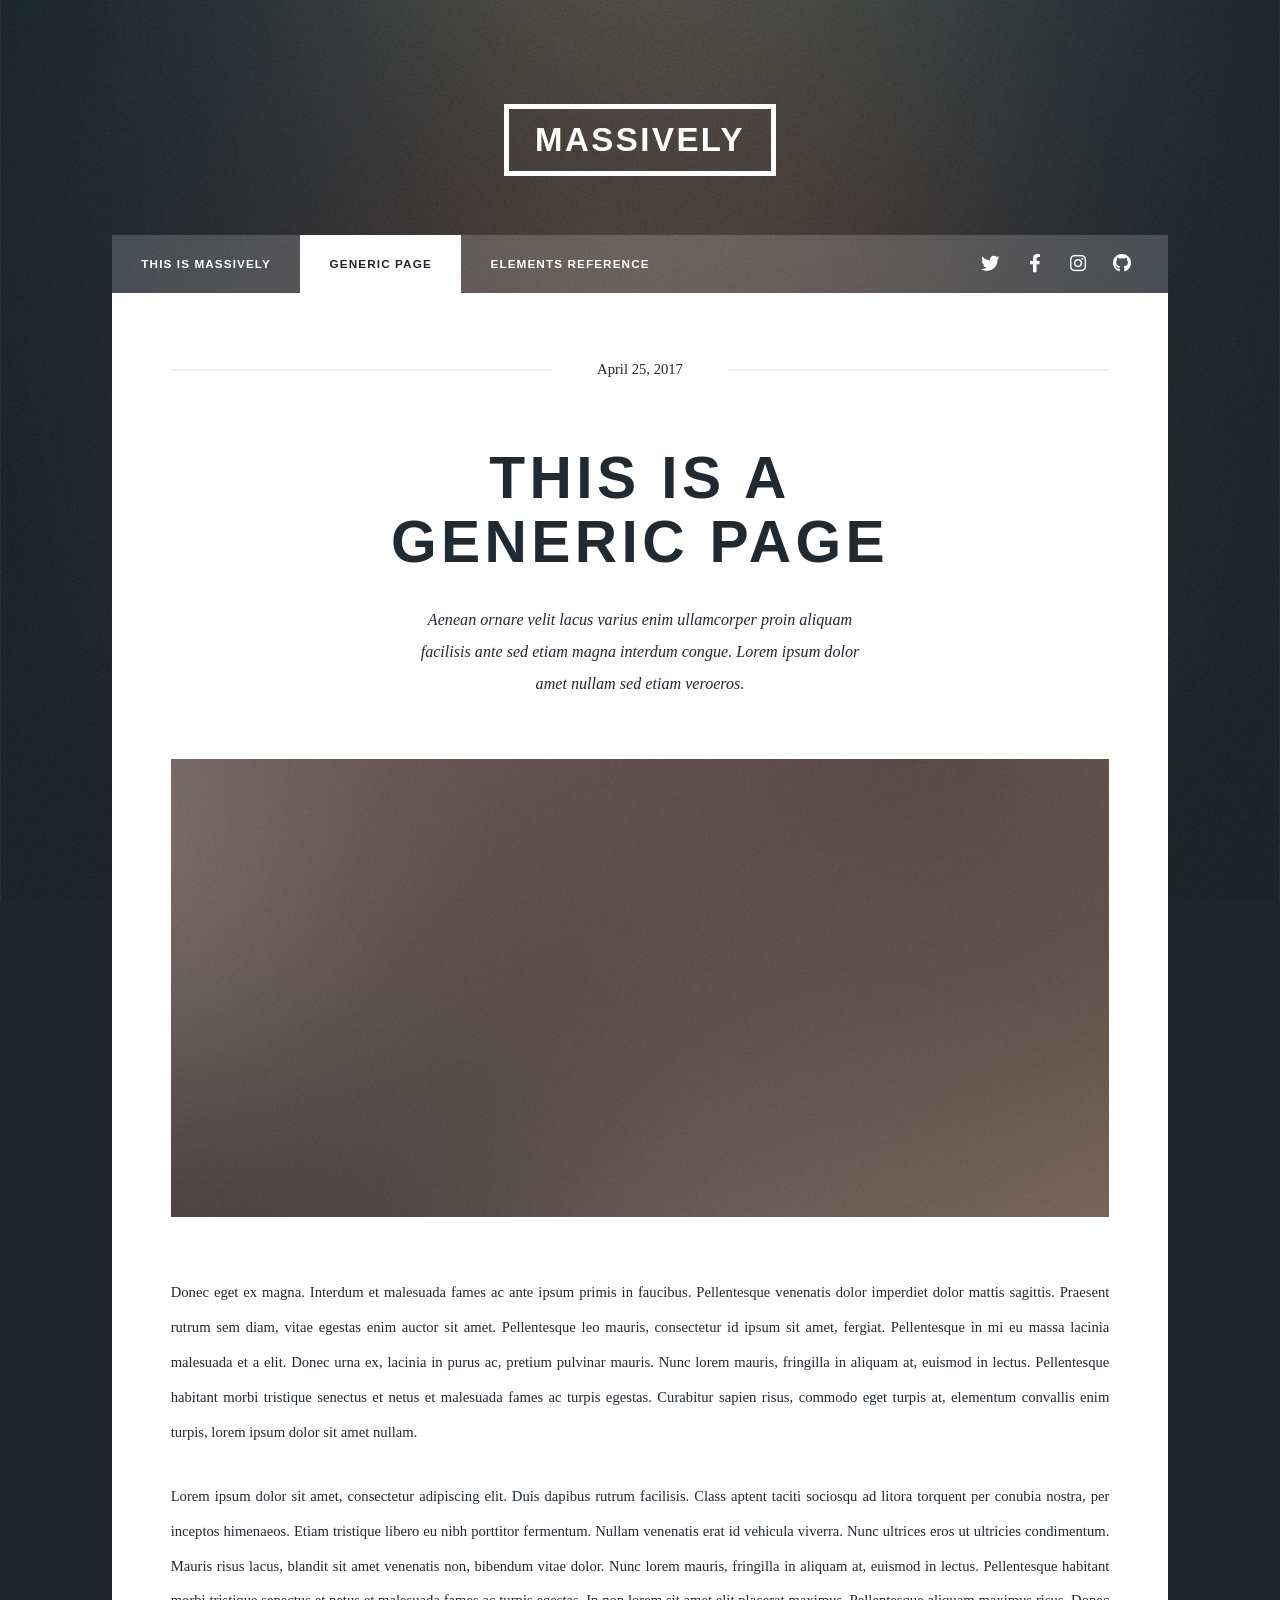
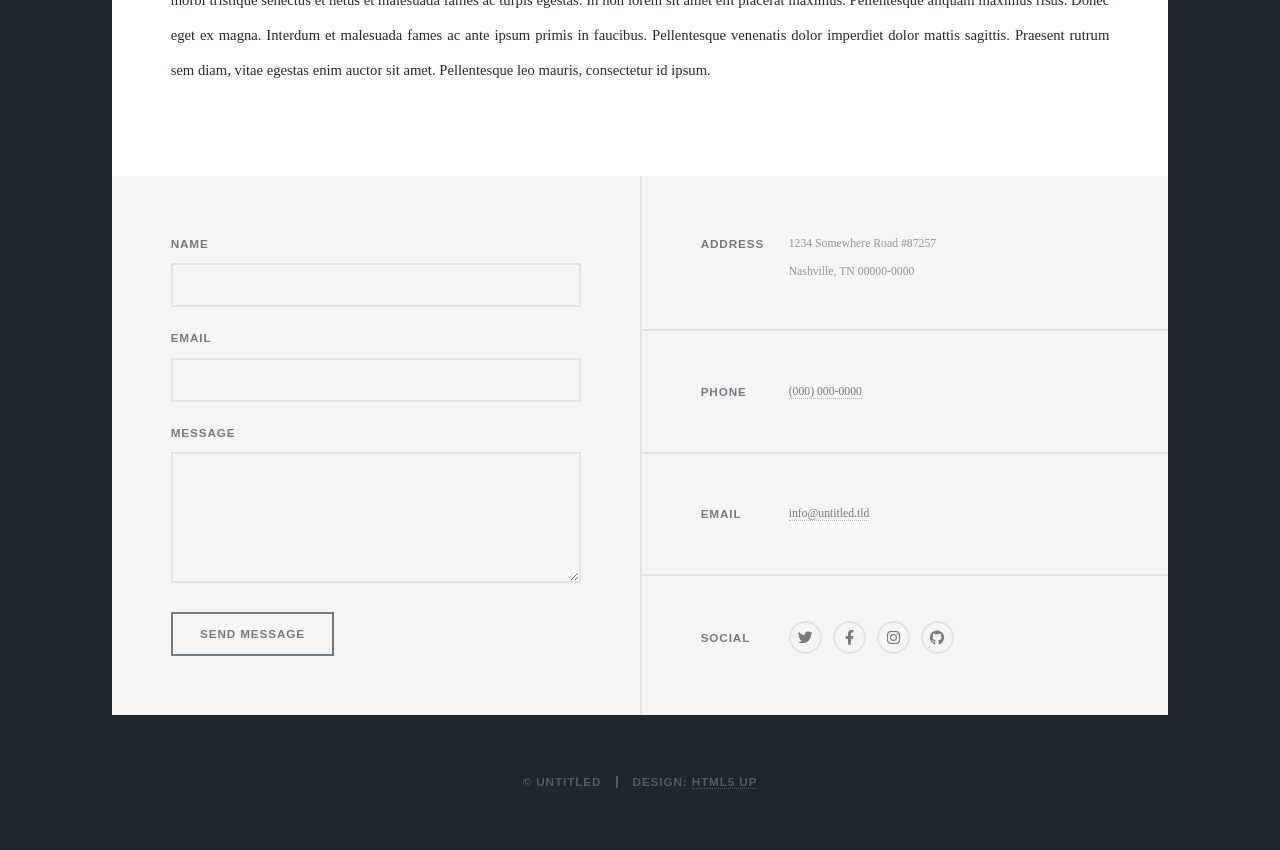
<file: generic.html>
<!DOCTYPE HTML>
<!--
	Massively by HTML5 UP
	html5up.net | @ajlkn
	Free for personal and commercial use under the CCA 3.0 license (html5up.net/license)
-->
<html>
	<head>
		<title>Generic Page - Massively by HTML5 UP</title>
		<meta charset="utf-8" />
		<meta name="viewport" content="width=device-width, initial-scale=1, user-scalable=no" />
		<link rel="stylesheet" href="assets/css/main.css" />
		<noscript><link rel="stylesheet" href="assets/css/noscript.css" /></noscript>
	</head>
	<body class="is-preload">

		<!-- Wrapper -->
			<div id="wrapper">

				<!-- Header -->
					<header id="header">
						<a href="index.html" class="logo">Massively</a>
					</header>

				<!-- Nav -->
					<nav id="nav">
						<ul class="links">
							<li><a href="index.html">This is Massively</a></li>
							<li class="active"><a href="generic.html">Generic Page</a></li>
							<li><a href="elements.html">Elements Reference</a></li>
						</ul>
						<ul class="icons">
							<li><a href="#" class="icon brands fa-twitter"><span class="label">Twitter</span></a></li>
							<li><a href="#" class="icon brands fa-facebook-f"><span class="label">Facebook</span></a></li>
							<li><a href="#" class="icon brands fa-instagram"><span class="label">Instagram</span></a></li>
							<li><a href="#" class="icon brands fa-github"><span class="label">GitHub</span></a></li>
						</ul>
					</nav>

				<!-- Main -->
					<div id="main">

						<!-- Post -->
							<section class="post">
								<header class="major">
									<span class="date">April 25, 2017</span>
									<h1>This is a<br />
									Generic Page</h1>
									<p>Aenean ornare velit lacus varius enim ullamcorper proin aliquam<br />
									facilisis ante sed etiam magna interdum congue. Lorem ipsum dolor<br />
									amet nullam sed etiam veroeros.</p>
								</header>
								<div class="image main"><img src="images/pic01.jpg" alt="" /></div>
								<p>Donec eget ex magna. Interdum et malesuada fames ac ante ipsum primis in faucibus. Pellentesque venenatis dolor imperdiet dolor mattis sagittis. Praesent rutrum sem diam, vitae egestas enim auctor sit amet. Pellentesque leo mauris, consectetur id ipsum sit amet, fergiat. Pellentesque in mi eu massa lacinia malesuada et a elit. Donec urna ex, lacinia in purus ac, pretium pulvinar mauris. Nunc lorem mauris, fringilla in aliquam at, euismod in lectus. Pellentesque habitant morbi tristique senectus et netus et malesuada fames ac turpis egestas. Curabitur sapien risus, commodo eget turpis at, elementum convallis enim turpis, lorem ipsum dolor sit amet nullam.</p>
								<p>Lorem ipsum dolor sit amet, consectetur adipiscing elit. Duis dapibus rutrum facilisis. Class aptent taciti sociosqu ad litora torquent per conubia nostra, per inceptos himenaeos. Etiam tristique libero eu nibh porttitor fermentum. Nullam venenatis erat id vehicula viverra. Nunc ultrices eros ut ultricies condimentum. Mauris risus lacus, blandit sit amet venenatis non, bibendum vitae dolor. Nunc lorem mauris, fringilla in aliquam at, euismod in lectus. Pellentesque habitant morbi tristique senectus et netus et malesuada fames ac turpis egestas. In non lorem sit amet elit placerat maximus. Pellentesque aliquam maximus risus. Donec eget ex magna. Interdum et malesuada fames ac ante ipsum primis in faucibus. Pellentesque venenatis dolor imperdiet dolor mattis sagittis. Praesent rutrum sem diam, vitae egestas enim auctor sit amet. Pellentesque leo mauris, consectetur id ipsum.</p>
							</section>

					</div>

				<!-- Footer -->
					<footer id="footer">
						<section>
							<form method="post" action="#">
								<div class="fields">
									<div class="field">
										<label for="name">Name</label>
										<input type="text" name="name" id="name" />
									</div>
									<div class="field">
										<label for="email">Email</label>
										<input type="text" name="email" id="email" />
									</div>
									<div class="field">
										<label for="message">Message</label>
										<textarea name="message" id="message" rows="3"></textarea>
									</div>
								</div>
								<ul class="actions">
									<li><input type="submit" value="Send Message" /></li>
								</ul>
							</form>
						</section>
						<section class="split contact">
							<section class="alt">
								<h3>Address</h3>
								<p>1234 Somewhere Road #87257<br />
								Nashville, TN 00000-0000</p>
							</section>
							<section>
								<h3>Phone</h3>
								<p><a href="#">(000) 000-0000</a></p>
							</section>
							<section>
								<h3>Email</h3>
								<p><a href="#">info@untitled.tld</a></p>
							</section>
							<section>
								<h3>Social</h3>
								<ul class="icons alt">
									<li><a href="#" class="icon brands alt fa-twitter"><span class="label">Twitter</span></a></li>
									<li><a href="#" class="icon brands alt fa-facebook-f"><span class="label">Facebook</span></a></li>
									<li><a href="#" class="icon brands alt fa-instagram"><span class="label">Instagram</span></a></li>
									<li><a href="#" class="icon brands alt fa-github"><span class="label">GitHub</span></a></li>
								</ul>
							</section>
						</section>
					</footer>

				<!-- Copyright -->
					<div id="copyright">
						<ul><li>&copy; Untitled</li><li>Design: <a href="https://html5up.net">HTML5 UP</a></li></ul>
					</div>

			</div>

		<!-- Scripts -->
			<script src="assets/js/jquery.min.js"></script>
			<script src="assets/js/jquery.scrollex.min.js"></script>
			<script src="assets/js/jquery.scrolly.min.js"></script>
			<script src="assets/js/browser.min.js"></script>
			<script src="assets/js/breakpoints.min.js"></script>
			<script src="assets/js/util.js"></script>
			<script src="assets/js/main.js"></script>

	</body>
</html>
</file>
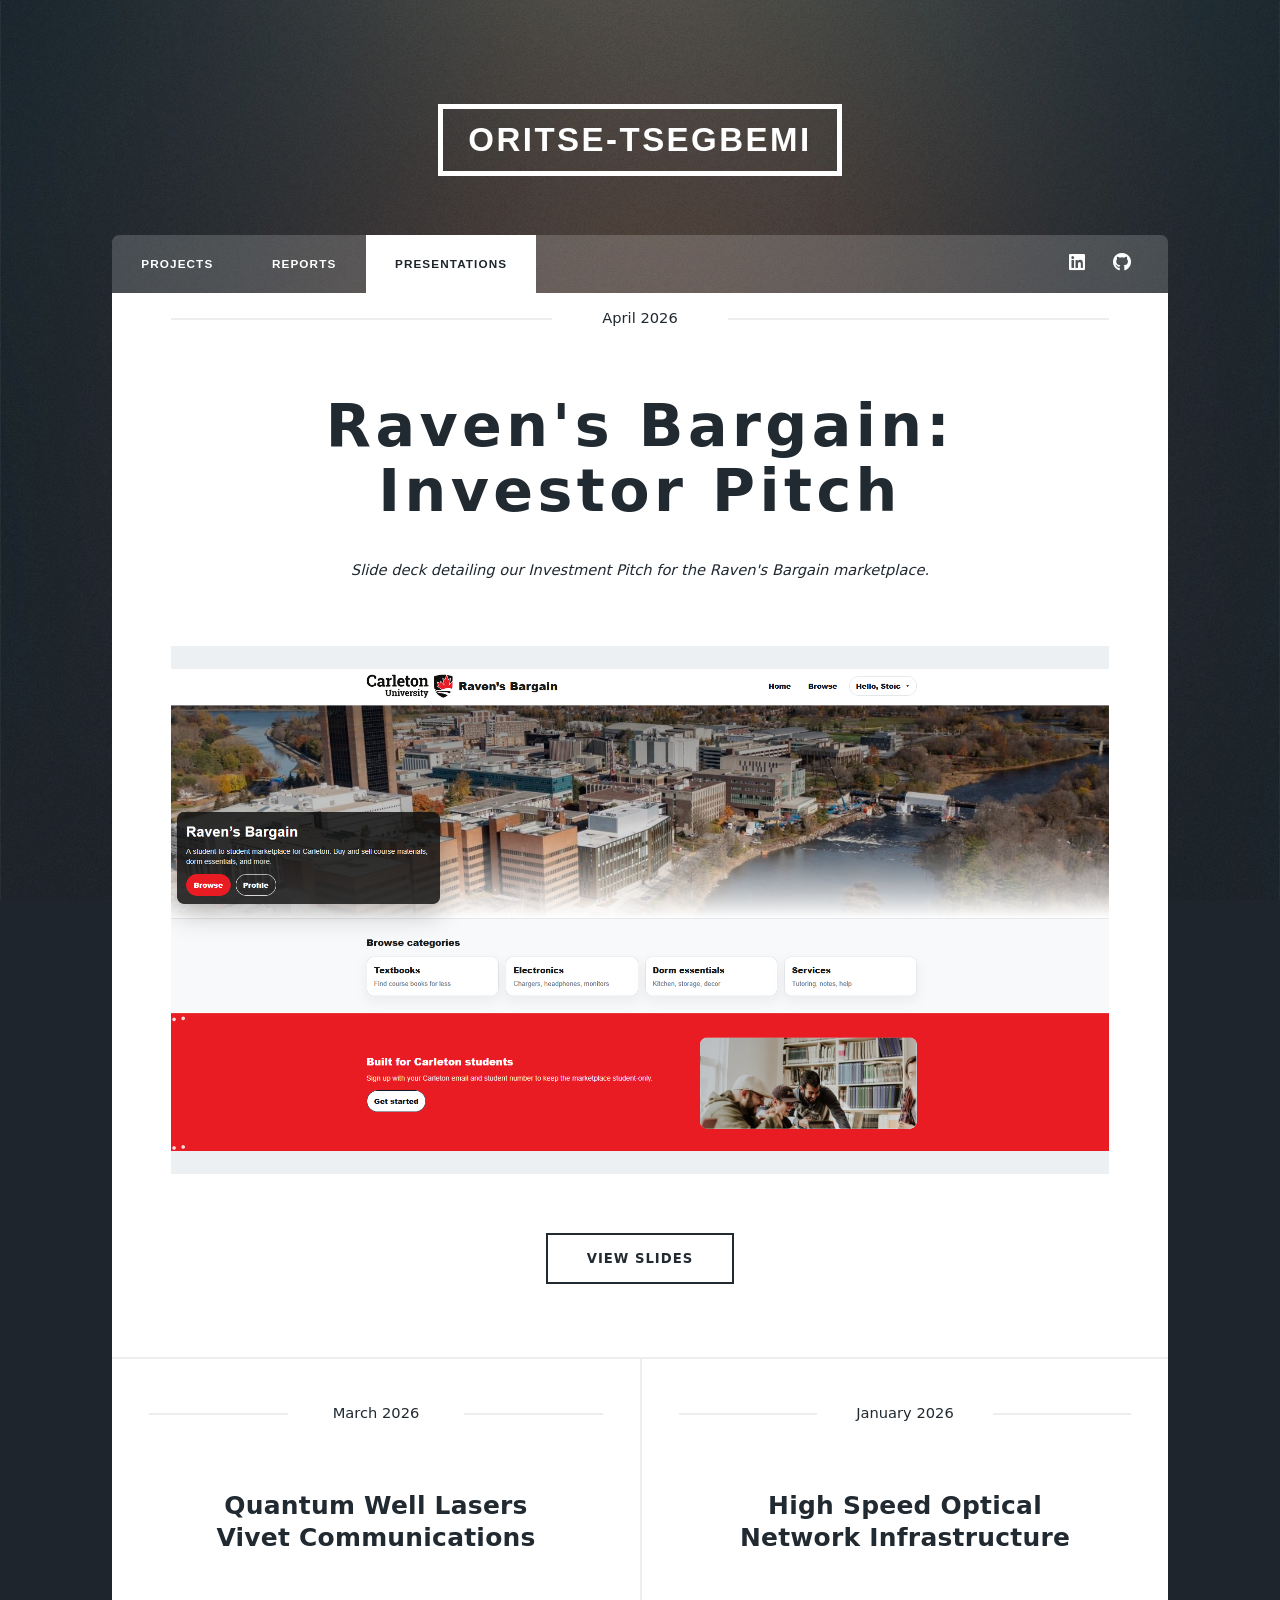
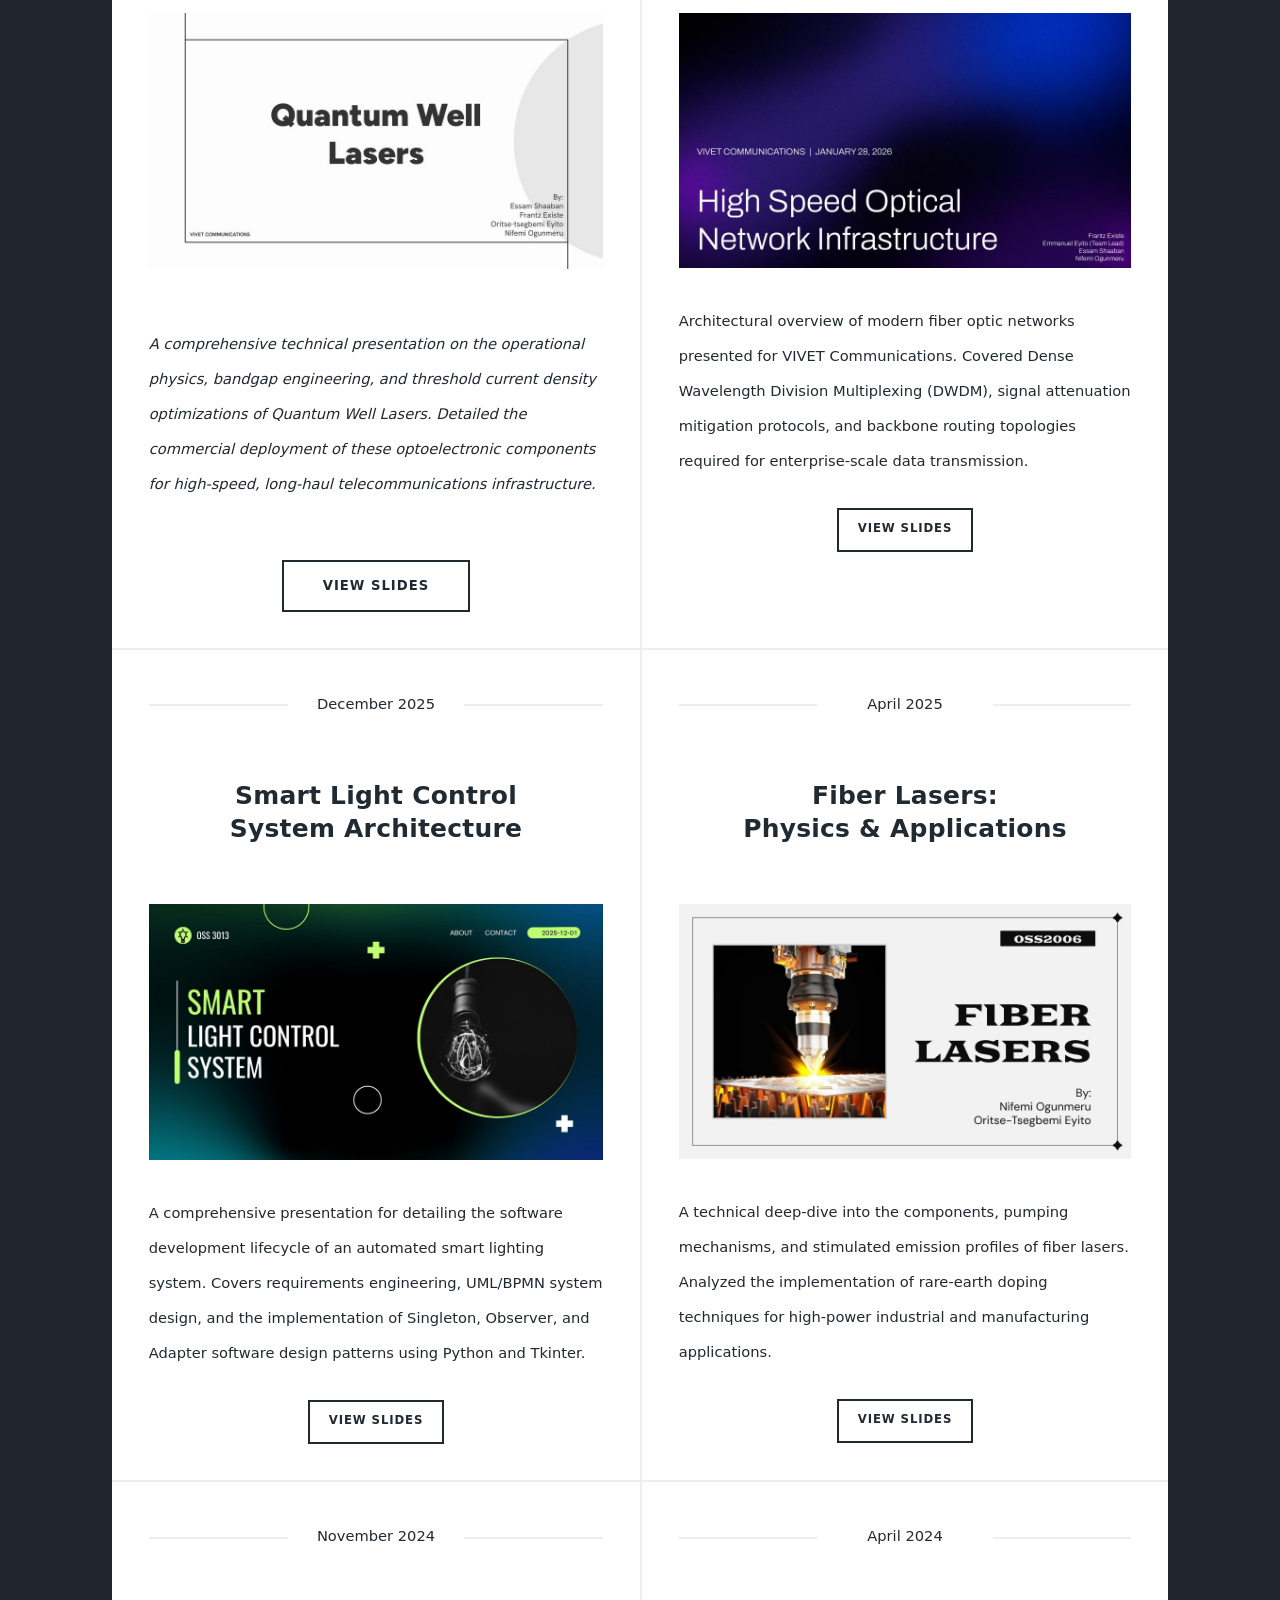
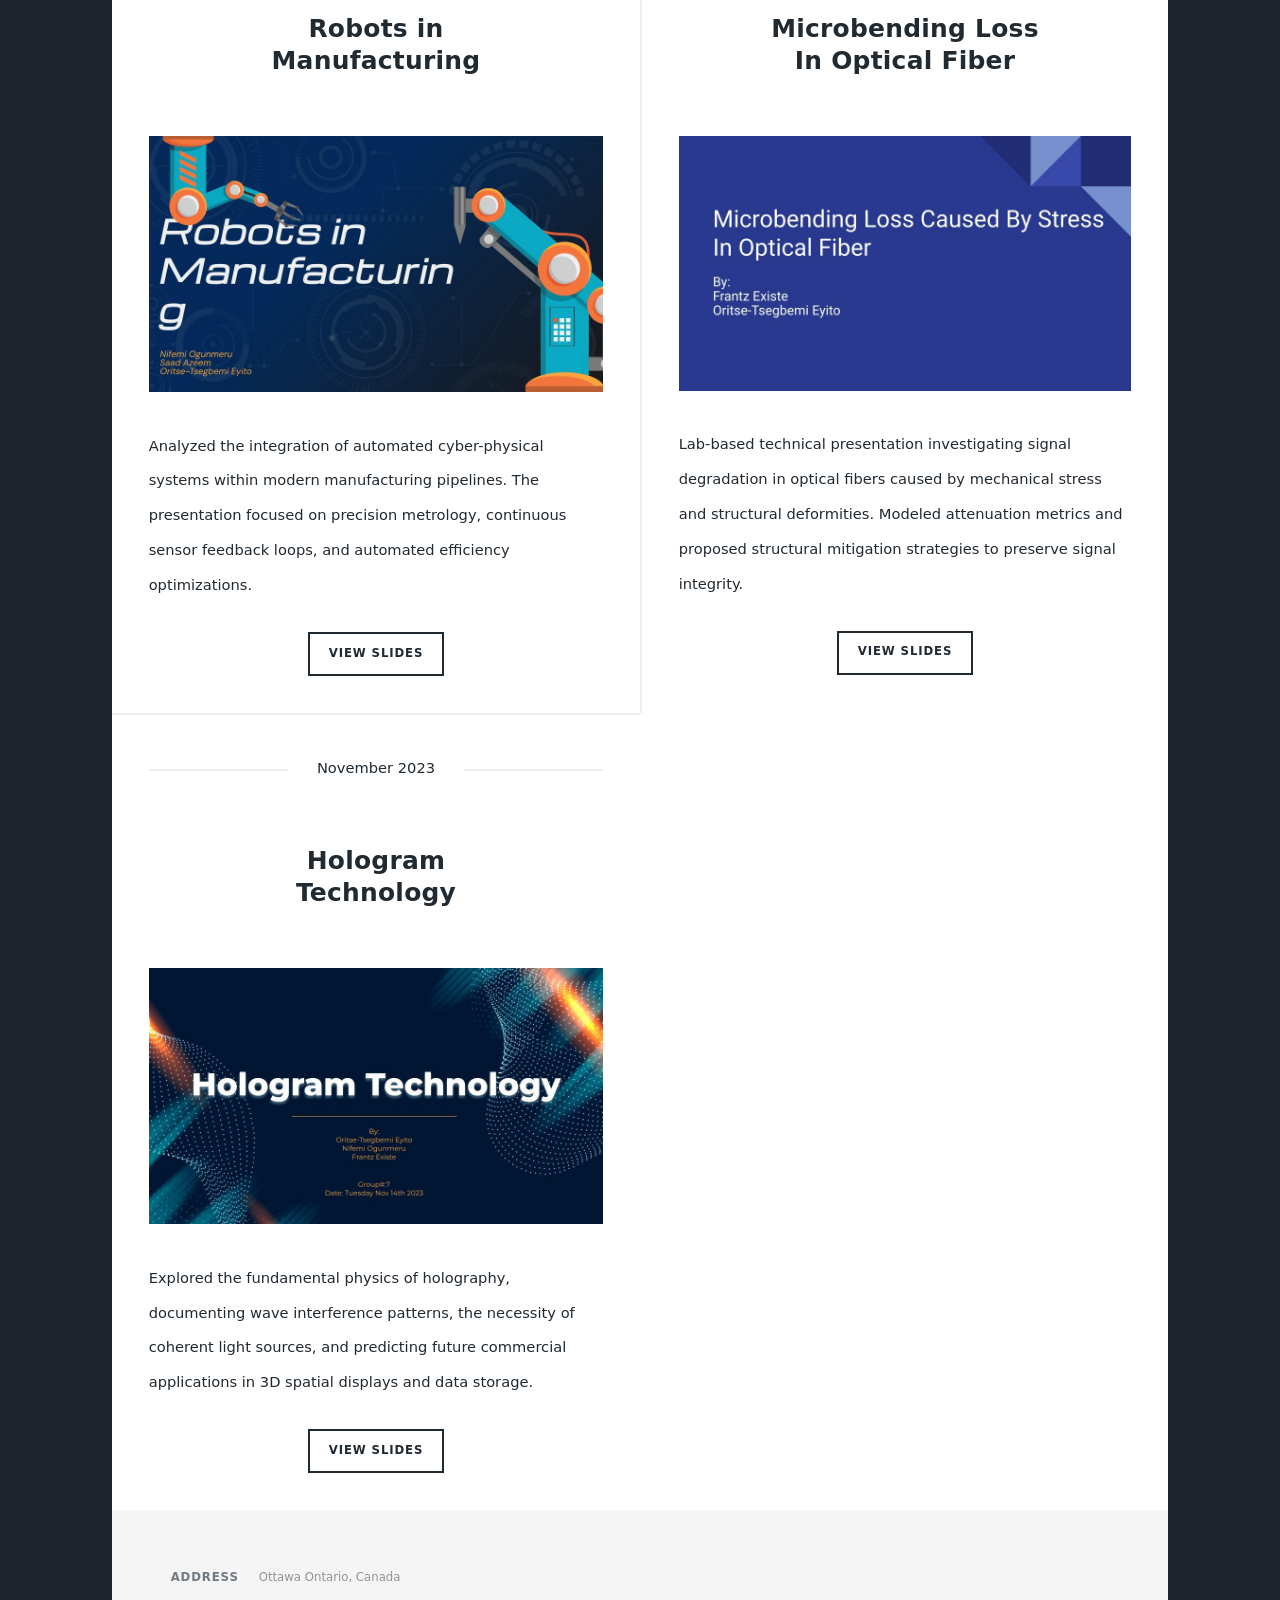
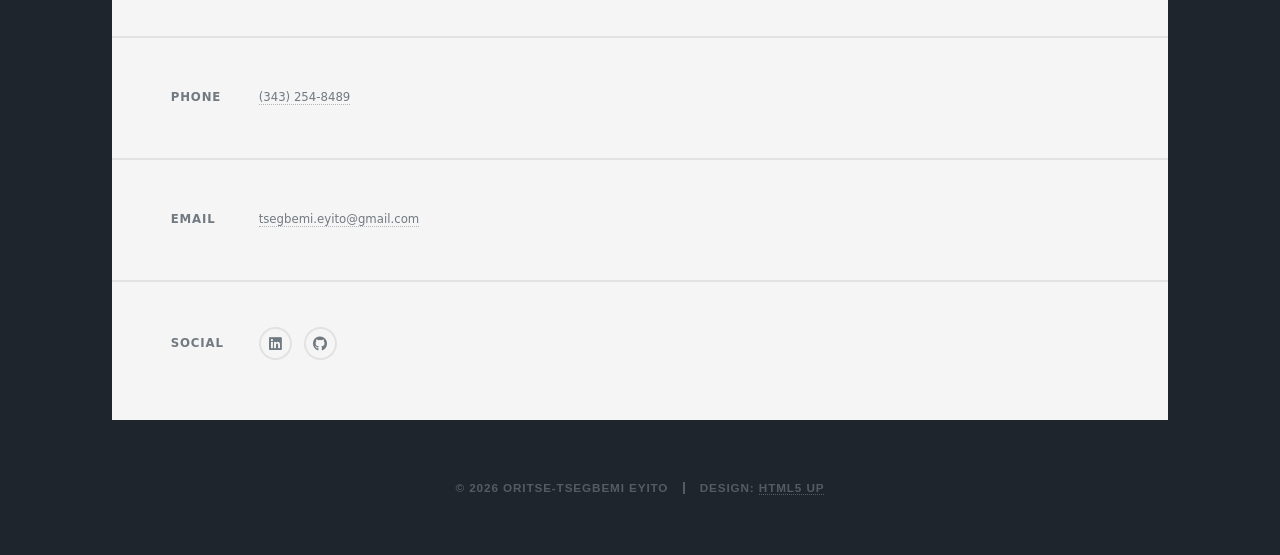
<file: presentations.html>
<!DOCTYPE HTML>
<html lang="en">
	<head>
		<title>Technical Presentations | Oritse-Tsegbemi Eyito</title>
		<meta charset="utf-8" />
		<meta name="viewport" content="width=device-width, initial-scale=1" />
		<meta name="description" content="Presentations on optical systems, lasers, networks and engineering projects."><link rel="canonical" href="https://eyitocode.github.io/Portfolio.io/presentations.html"><meta property="og:title" content="Technical Presentations | Oritse-Tsegbemi Eyito"><meta property="og:description" content="Presentations on optical systems, lasers, networks and engineering projects."><meta property="og:type" content="website"><link rel="stylesheet" href="assets/css/main.css" /><link rel="stylesheet" href="assets/css/portfolio.css?v=20261110.3">
		<noscript><link rel="stylesheet" href="assets/css/noscript.css" /></noscript>
	</head>
	<body >

		<div id="wrapper" >

				<header id="header">
						<a href="index.html" class="logo">Oritse-Tsegbemi</a>
					</header>

				<nav id="nav">
						<ul class="links">
							<li><a href="index.html">Projects</a></li>
							<li><a href="reports.html">Reports</a></li>
                            <li class="active"><a href="presentations.html">Presentations</a></li>
						</ul>
						<ul class="icons">
								<li><a href="https://www.linkedin.com/in/oritse-tsegbemi-eyito-aa58032a1/" target="_blank" class="icon brands alt fa-linkedin" rel="noopener noreferrer"><span class="label">linkedin</span></a></li>
								<li><a href="https://github.com/EyitoCODE" target="_blank" class="icon brands alt fa-github" rel="noopener noreferrer"><span class="label">GitHub</span></a></li>
						</ul>
					</nav>

<div id="main">
  	<article class="post featured">
        <header class="major">
            <span class="date">April 2026</span>
            <h2><a href="https://canva.link/8phmn1ec9dqh4im" target="_blank" rel="noopener noreferrer">Raven's Bargain:<br />
            Investor Pitch</a></h2>
            <p>Slide deck detailing our Investment Pitch for the Raven's Bargain marketplace.</p>
        </header>
        <a href="https://canva.link/8phmn1ec9dqh4im" target="_blank" class="image main" rel="noopener noreferrer"><img loading="lazy" decoding="async" src="images/Projects/ravens_bargain_demo.png" alt="Presentation Title Slide" /></a>
        <ul class="actions special">
            <li><a href="https://canva.link/8phmn1ec9dqh4im" target="_blank" class="button large" rel="noopener noreferrer">View Slides</a></li>
        </ul>
    </article>


<section class="posts">


	<article>
        <header class="major">
            <span class="date">March 2026</span>
            <h2><a href="https://docs.google.com/presentation/d/e/2PACX-1vRTN_Q6RT75s8m3HvrfWxMU7QeIN0tTCU6pv9XElFvoYNppbBQcpmBE-AnvUVe1mASmtcAHqlhXgLId/pub?start=false&loop=false&delayms=3000" target="_blank" rel="noopener noreferrer">Quantum Well Lasers<br />
            Vivet Communications</a></h2>

        <a href="https://docs.google.com/presentation/d/e/2PACX-1vRTN_Q6RT75s8m3HvrfWxMU7QeIN0tTCU6pv9XElFvoYNppbBQcpmBE-AnvUVe1mASmtcAHqlhXgLId/pub?start=false&loop=false&delayms=3000" target="_blank" class="image main" rel="noopener noreferrer"><img loading="lazy" decoding="async" src="images/Presentation/Quantum Well Lasers - Vivet Communications.jpg" alt="Quantum Well Lasers Presentation Slide" /></a>
			  <p>A comprehensive technical presentation on the operational physics, bandgap engineering, and threshold current density optimizations of Quantum Well Lasers. Detailed the commercial deployment of these optoelectronic components for high-speed, long-haul telecommunications infrastructure.</p>
        </header>
        <ul class="actions special">
            <li><a href="https://docs.google.com/presentation/d/e/2PACX-1vRTN_Q6RT75s8m3HvrfWxMU7QeIN0tTCU6pv9XElFvoYNppbBQcpmBE-AnvUVe1mASmtcAHqlhXgLId/pub?start=false&loop=false&delayms=3000" target="_blank" class="button large" rel="noopener noreferrer">View Slides</a></li>
        </ul>
    </article>

        <article>
           <header class="major">
                <span class="date">January 2026</span>
                <h2><a href="https://docs.google.com/presentation/d/e/2PACX-1vR8JSNy1nEycMcDOragDBGd7cUSFYQX_d5c_hDtRE1Y1x6ou0MG-NqPVTSWUyny94mLDw5dbCDpqMVU/pub?start=false&loop=false&delayms=3000" target="_blank" rel="noopener noreferrer">High Speed Optical<br />
                Network Infrastructure</a></h2>
            </header>
            <a href="https://docs.google.com/presentation/d/e/2PACX-1vR8JSNy1nEycMcDOragDBGd7cUSFYQX_d5c_hDtRE1Y1x6ou0MG-NqPVTSWUyny94mLDw5dbCDpqMVU/pub?start=false&loop=false&delayms=3000" target="_blank" class="image fit" rel="noopener noreferrer"><img loading="lazy" decoding="async" src="images/Presentation/High Speed Optical Network Infrastructure - VIVET Communications.jpg" alt="Optical Network Infrastructure Presentation" /></a>
            <p>Architectural overview of modern fiber optic networks presented for VIVET Communications. Covered Dense Wavelength Division Multiplexing (DWDM), signal attenuation mitigation protocols, and backbone routing topologies required for enterprise-scale data transmission.</p>
            <ul class="actions special">
                <li><a href="https://docs.google.com/presentation/d/e/2PACX-1vR8JSNy1nEycMcDOragDBGd7cUSFYQX_d5c_hDtRE1Y1x6ou0MG-NqPVTSWUyny94mLDw5dbCDpqMVU/pub?start=false&loop=false&delayms=3000" target="_blank" class="button" rel="noopener noreferrer">View Slides</a></li>
            </ul>
        </article>

        <article>
            <header class="major">
                <span class="date">December 2025</span>
                <h2><a href="https://canva.link/i8qlxi0m7hsx4os" target="_blank" rel="noopener noreferrer">Smart Light Control<br />
                System Architecture</a></h2>
            </header>
            <a href="https://canva.link/i8qlxi0m7hsx4os" target="_blank" class="image fit" rel="noopener noreferrer"><img loading="lazy" decoding="async" src="images/Presentation/Smart Light Control System.jpg" alt="Smart Light Control System Presentation" /></a>
            <p>A comprehensive presentation for detailing the software development lifecycle of an automated smart lighting system. Covers requirements engineering, UML/BPMN system design, and the implementation of Singleton, Observer, and Adapter software design patterns using Python and Tkinter.</p>
            <ul class="actions special">
                <li><a href="https://canva.link/i8qlxi0m7hsx4os" target="_blank" class="button" rel="noopener noreferrer">View Slides</a></li>
            </ul>
        </article>

	<article>
        <header class="major">
                <span class="date">April 2025</span>
                <h2><a href="https://docs.google.com/presentation/d/e/2PACX-1vRbIiqvw08U41n06TVjfZQPVCU5PGaHcPRZLlasirXDW0vwWMgldZf7SbBDML2UWBO_wEhpJfjA-GqU/pub?start=false&loop=false&delayms=3000" target="_blank" rel="noopener noreferrer">Fiber Lasers:<br />
                Physics & Applications</a></h2>
            </header>
            <a href="https://docs.google.com/presentation/d/e/2PACX-1vRbIiqvw08U41n06TVjfZQPVCU5PGaHcPRZLlasirXDW0vwWMgldZf7SbBDML2UWBO_wEhpJfjA-GqU/pub?start=false&loop=false&delayms=3000" target="_blank" class="image fit" rel="noopener noreferrer"><img loading="lazy" decoding="async" src="images/Presentation/Fiber Lasers.jpg" alt="Fiber Lasers Presentation" /></a>
            <p>A technical deep-dive into the components, pumping mechanisms, and stimulated emission profiles of fiber lasers. Analyzed the implementation of rare-earth doping techniques for high-power industrial and manufacturing applications.</p>
            <ul class="actions special">
                <li><a href="https://docs.google.com/presentation/d/e/2PACX-1vRbIiqvw08U41n06TVjfZQPVCU5PGaHcPRZLlasirXDW0vwWMgldZf7SbBDML2UWBO_wEhpJfjA-GqU/pub?start=false&loop=false&delayms=3000" target="_blank" class="button" rel="noopener noreferrer">View Slides</a></li>
            </ul>
        </article>

        <article>
      <header class="major">
                <span class="date">November 2024</span>
                <h2><a href="https://docs.google.com/presentation/d/e/2PACX-1vRjDEKJKXjiMrkKTBL8tjjf7OiVREGHzFO6hc7rkHoL3m5qDRnh8x4ArK82Na2EBuZMY2CeewDgFXF1/pub?start=false&loop=false&delayms=3000" target="_blank" rel="noopener noreferrer">Robots in<br />
                Manufacturing</a></h2>
            </header>
            <a href="https://docs.google.com/presentation/d/e/2PACX-1vRjDEKJKXjiMrkKTBL8tjjf7OiVREGHzFO6hc7rkHoL3m5qDRnh8x4ArK82Na2EBuZMY2CeewDgFXF1/pub?start=false&loop=false&delayms=3000" target="_blank" class="image fit" rel="noopener noreferrer"><img loading="lazy" decoding="async" src="images/Presentation/Robots in manufacturing.jpg" alt="Robotics in Manufacturing Presentation" /></a>
            <p>Analyzed the integration of automated cyber-physical systems within modern manufacturing pipelines. The presentation focused on precision metrology, continuous sensor feedback loops, and automated efficiency optimizations.</p>
            <ul class="actions special">
                <li><a href="https://docs.google.com/presentation/d/e/2PACX-1vRjDEKJKXjiMrkKTBL8tjjf7OiVREGHzFO6hc7rkHoL3m5qDRnh8x4ArK82Na2EBuZMY2CeewDgFXF1/pub?start=false&loop=false&delayms=3000" target="_blank" class="button" rel="noopener noreferrer">View Slides</a></li>
            </ul>
        </article>

        <article>
           <header class="major">
                <span class="date">April 2024</span>
                <h2><a href="https://docs.google.com/presentation/d/e/2PACX-1vToW_qIYdOq2r3lONBaU54m5USBKOs_SzAD3pDybOCXbSDB636dnrX3VUeoCQXyzFcskwn_kXo5QHT_/pub?start=false&loop=false&delayms=3000" target="_blank" rel="noopener noreferrer">Microbending Loss<br />
                In Optical Fiber</a></h2>
            </header>
            <a href="https://docs.google.com/presentation/d/e/2PACX-1vToW_qIYdOq2r3lONBaU54m5USBKOs_SzAD3pDybOCXbSDB636dnrX3VUeoCQXyzFcskwn_kXo5QHT_/pub?start=false&loop=false&delayms=3000" target="_blank" class="image fit" rel="noopener noreferrer"><img loading="lazy" decoding="async" src="images/Presentation/Microbending Loss Caused By Stress In Optical Fiber.jpg" alt="Microbending Loss Presentation" /></a>
            <p>Lab-based technical presentation investigating signal degradation in optical fibers caused by mechanical stress and structural deformities. Modeled attenuation metrics and proposed structural mitigation strategies to preserve signal integrity.</p>
            <ul class="actions special">
                <li><a href="https://docs.google.com/presentation/d/e/2PACX-1vToW_qIYdOq2r3lONBaU54m5USBKOs_SzAD3pDybOCXbSDB636dnrX3VUeoCQXyzFcskwn_kXo5QHT_/pub?start=false&loop=false&delayms=3000" target="_blank" class="button" rel="noopener noreferrer">View Slides</a></li>
            </ul>
        </article>

        <article>
           <header class="major">
                <span class="date">November 2023</span>
                <h2><a href="https://docs.google.com/presentation/d/e/2PACX-1vTVMM9C0KsBsIhz5P2yqUkx8oxcFMXKJExOmLMIswNH5HXu7i8ecXE3OG24QUAciq5-RFHYhfW9ZnYI/pub?start=false&loop=false&delayms=3000" target="_blank" rel="noopener noreferrer">Hologram<br />
                Technology</a></h2>
            </header>
            <a href="https://docs.google.com/presentation/d/e/2PACX-1vTVMM9C0KsBsIhz5P2yqUkx8oxcFMXKJExOmLMIswNH5HXu7i8ecXE3OG24QUAciq5-RFHYhfW9ZnYI/pub?start=false&loop=false&delayms=3000" target="_blank" class="image fit" rel="noopener noreferrer"><img loading="lazy" decoding="async" src="images/Presentation/Hologram Technology.jpg" alt="Hologram Technology Presentation" /></a>
            <p>Explored the fundamental physics of holography, documenting wave interference patterns, the necessity of coherent light sources, and predicting future commercial applications in 3D spatial displays and data storage.</p>
            <ul class="actions special">
                <li><a href="https://docs.google.com/presentation/d/e/2PACX-1vTVMM9C0KsBsIhz5P2yqUkx8oxcFMXKJExOmLMIswNH5HXu7i8ecXE3OG24QUAciq5-RFHYhfW9ZnYI/pub?start=false&loop=false&delayms=3000" target="_blank" class="button" rel="noopener noreferrer">View Slides</a></li>
            </ul>
        </article>

    </section>
</div>

				<footer id="footer">
						<section class="split contact">
							<section class="alt">
								<h3>Address</h3>
								<p>Ottawa Ontario, Canada<br /></p>
							</section>
							<section>
								<h3>Phone</h3>
								<p><a href="tel:+13432548489">(343) 254-8489</a></p>
							</section>
							<section>
								<h3>Email</h3>
								<p><a href="mailto:tsegbemi.eyito@gmail.com">tsegbemi.eyito@gmail.com</a></p>
							</section>
							<section>
								<h3>Social</h3>
								<ul class="icons alt">
									<li><a href="https://www.linkedin.com/in/oritse-tsegbemi-eyito-aa58032a1/" target="_blank" class="icon brands alt fa-linkedin" rel="noopener noreferrer"><span class="label">linkedin</span></a></li>
									<li><a href="https://github.com/EyitoCODE" target="_blank" class="icon brands alt fa-github" rel="noopener noreferrer"><span class="label">GitHub</span></a></li>
								</ul>
							</section>
						</section>
					</footer>

				<div id="copyright">
						<ul><li>&copy; 2026 Oritse-Tsegbemi Eyito</li><li>Design: <a href="https://html5up.net">HTML5 UP</a></li></ul>
					</div>

			</div>

		<script defer src="assets/js/jquery.min.js"></script>
			<script defer src="assets/js/jquery.scrollex.min.js"></script>
			<script defer src="assets/js/jquery.scrolly.min.js"></script>
			<script defer src="assets/js/browser.min.js"></script>
			<script defer src="assets/js/breakpoints.min.js"></script>
			<script defer src="assets/js/util.js"></script>
			<script defer src="assets/js/main.js?v=20261110.3"></script>

	</body>
</html>
</file>
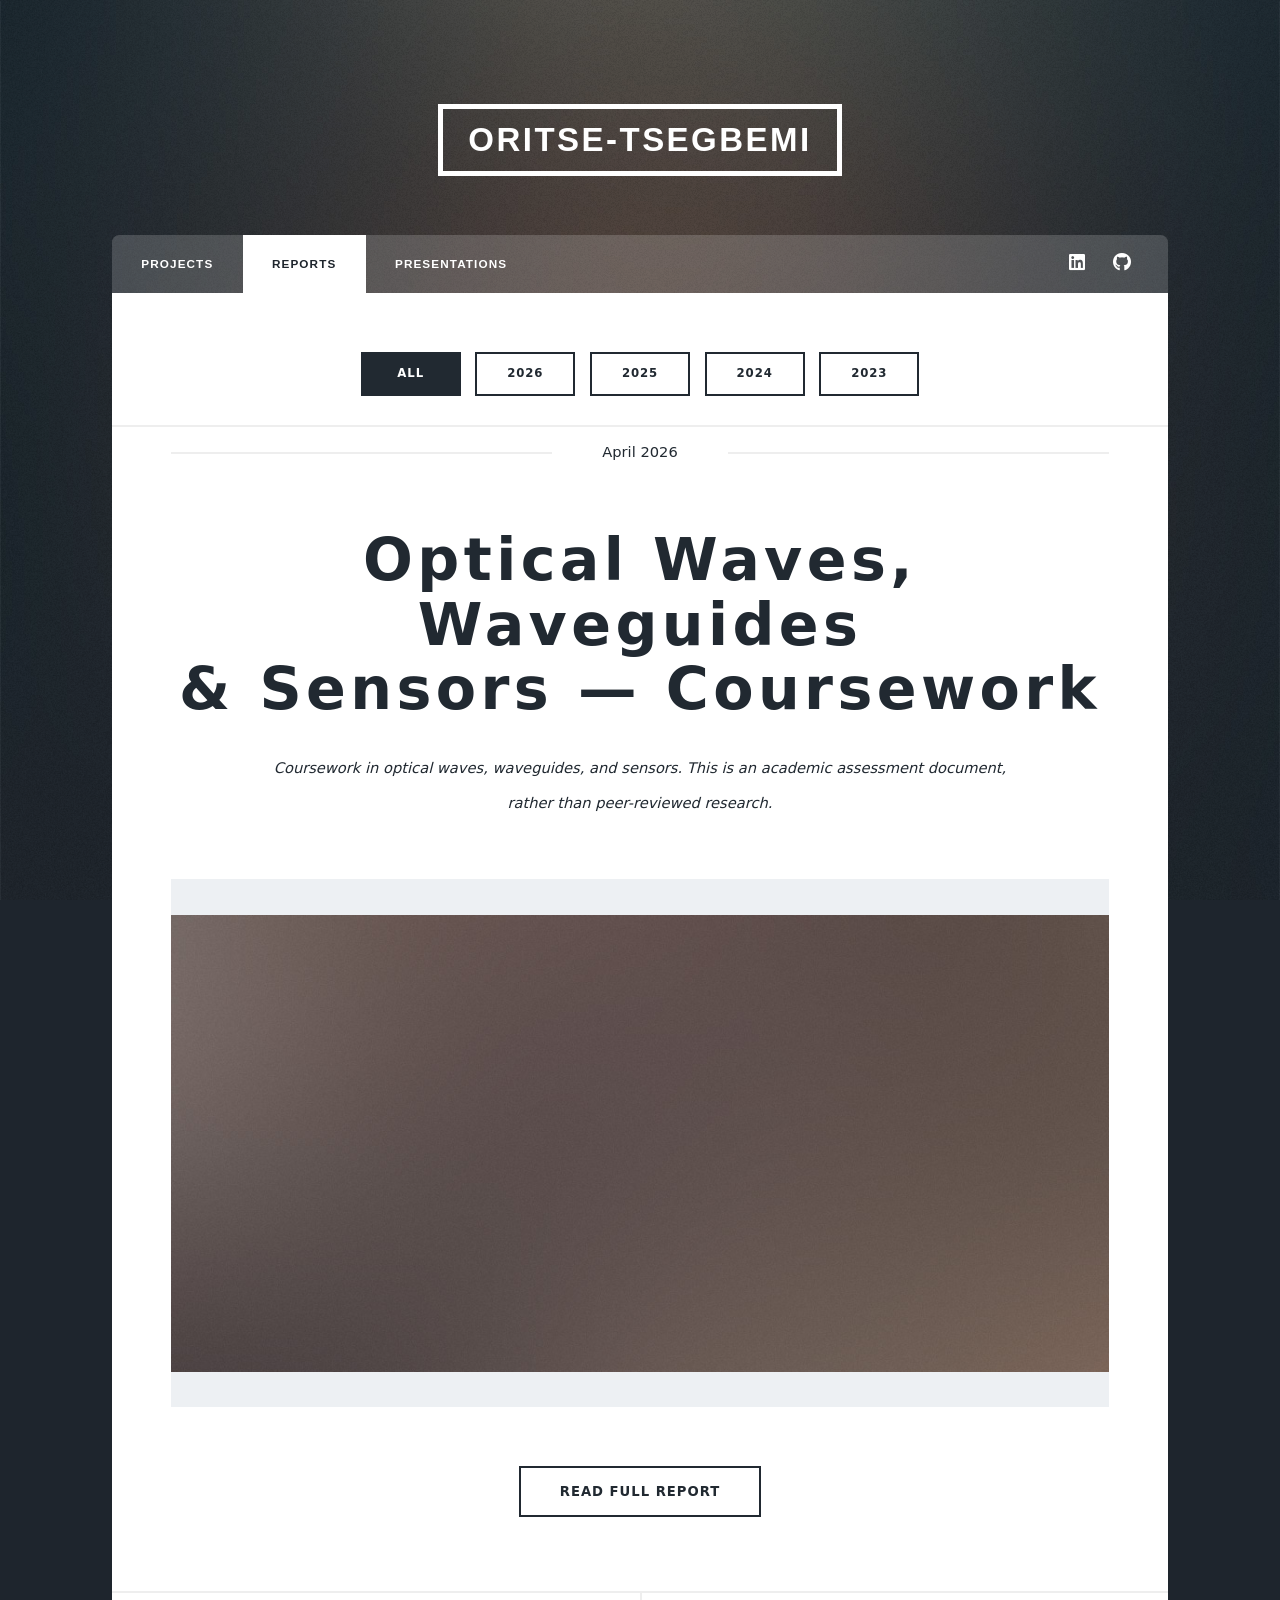
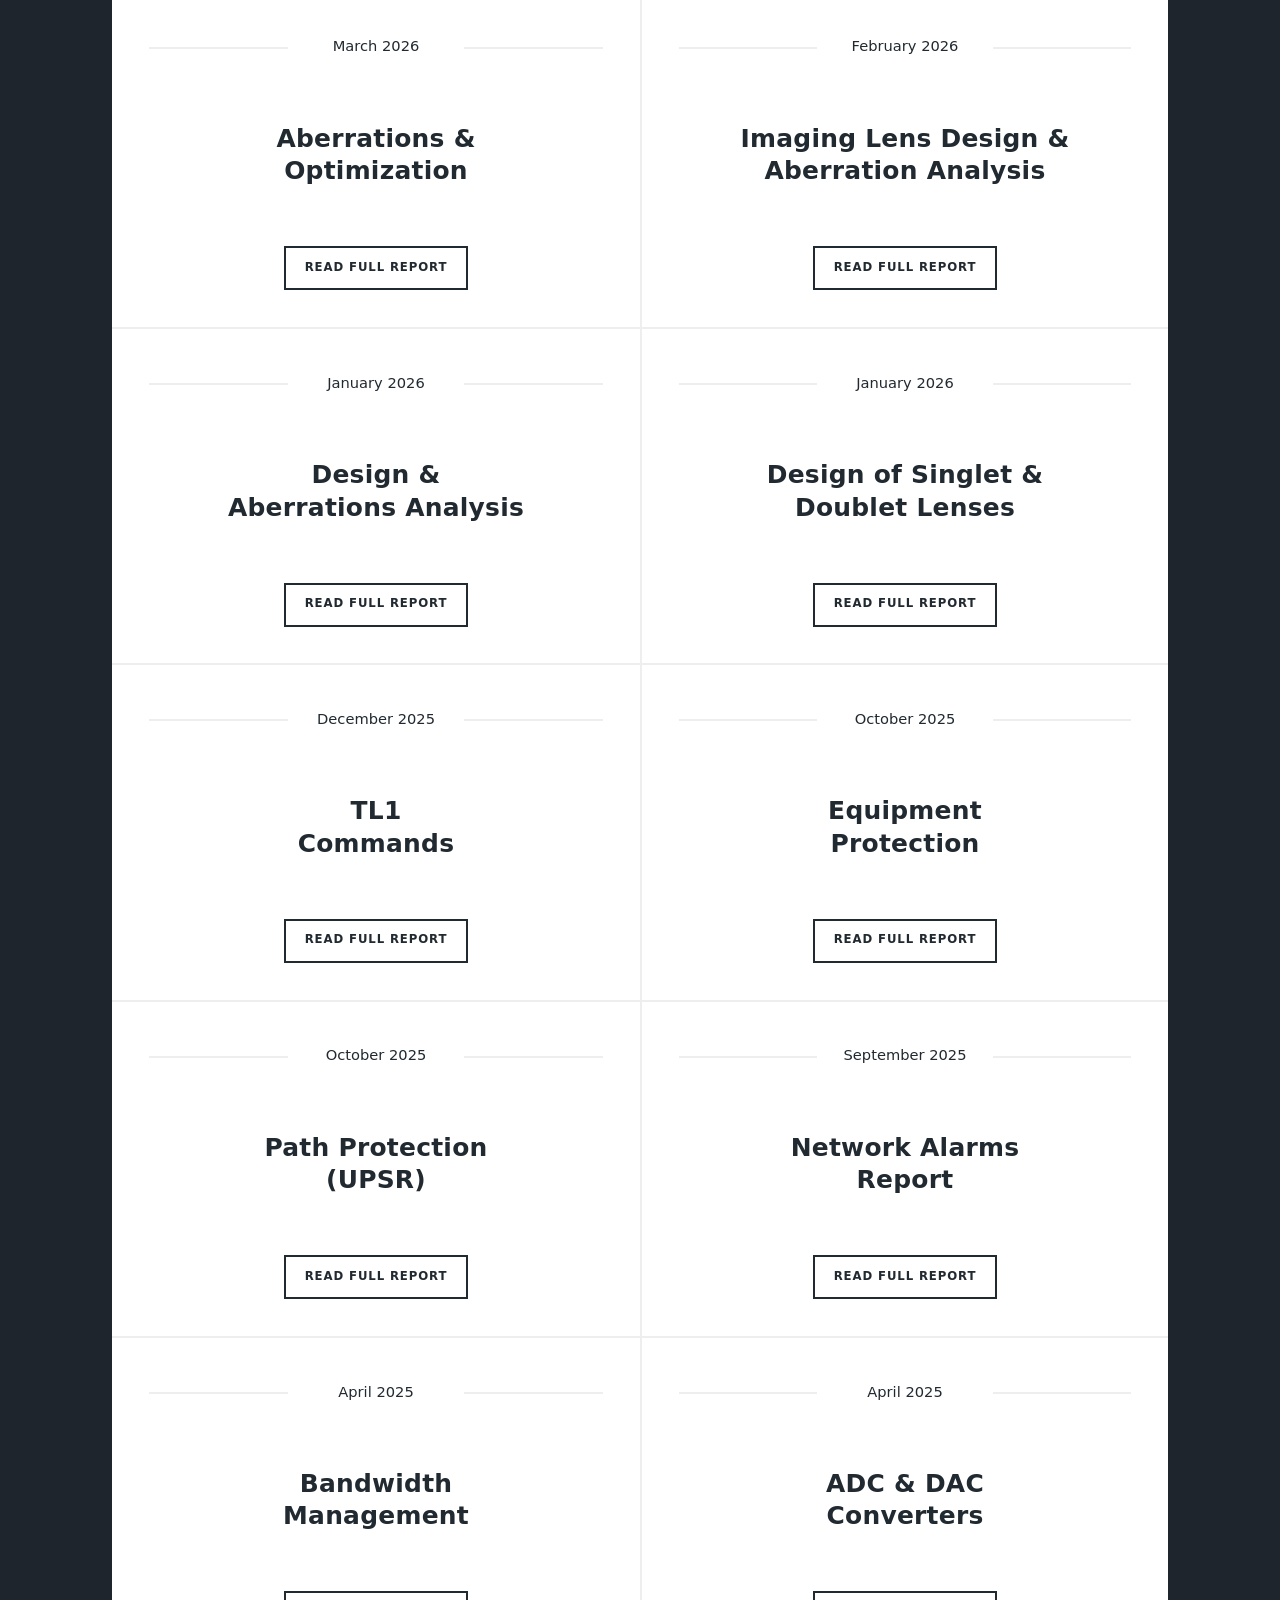
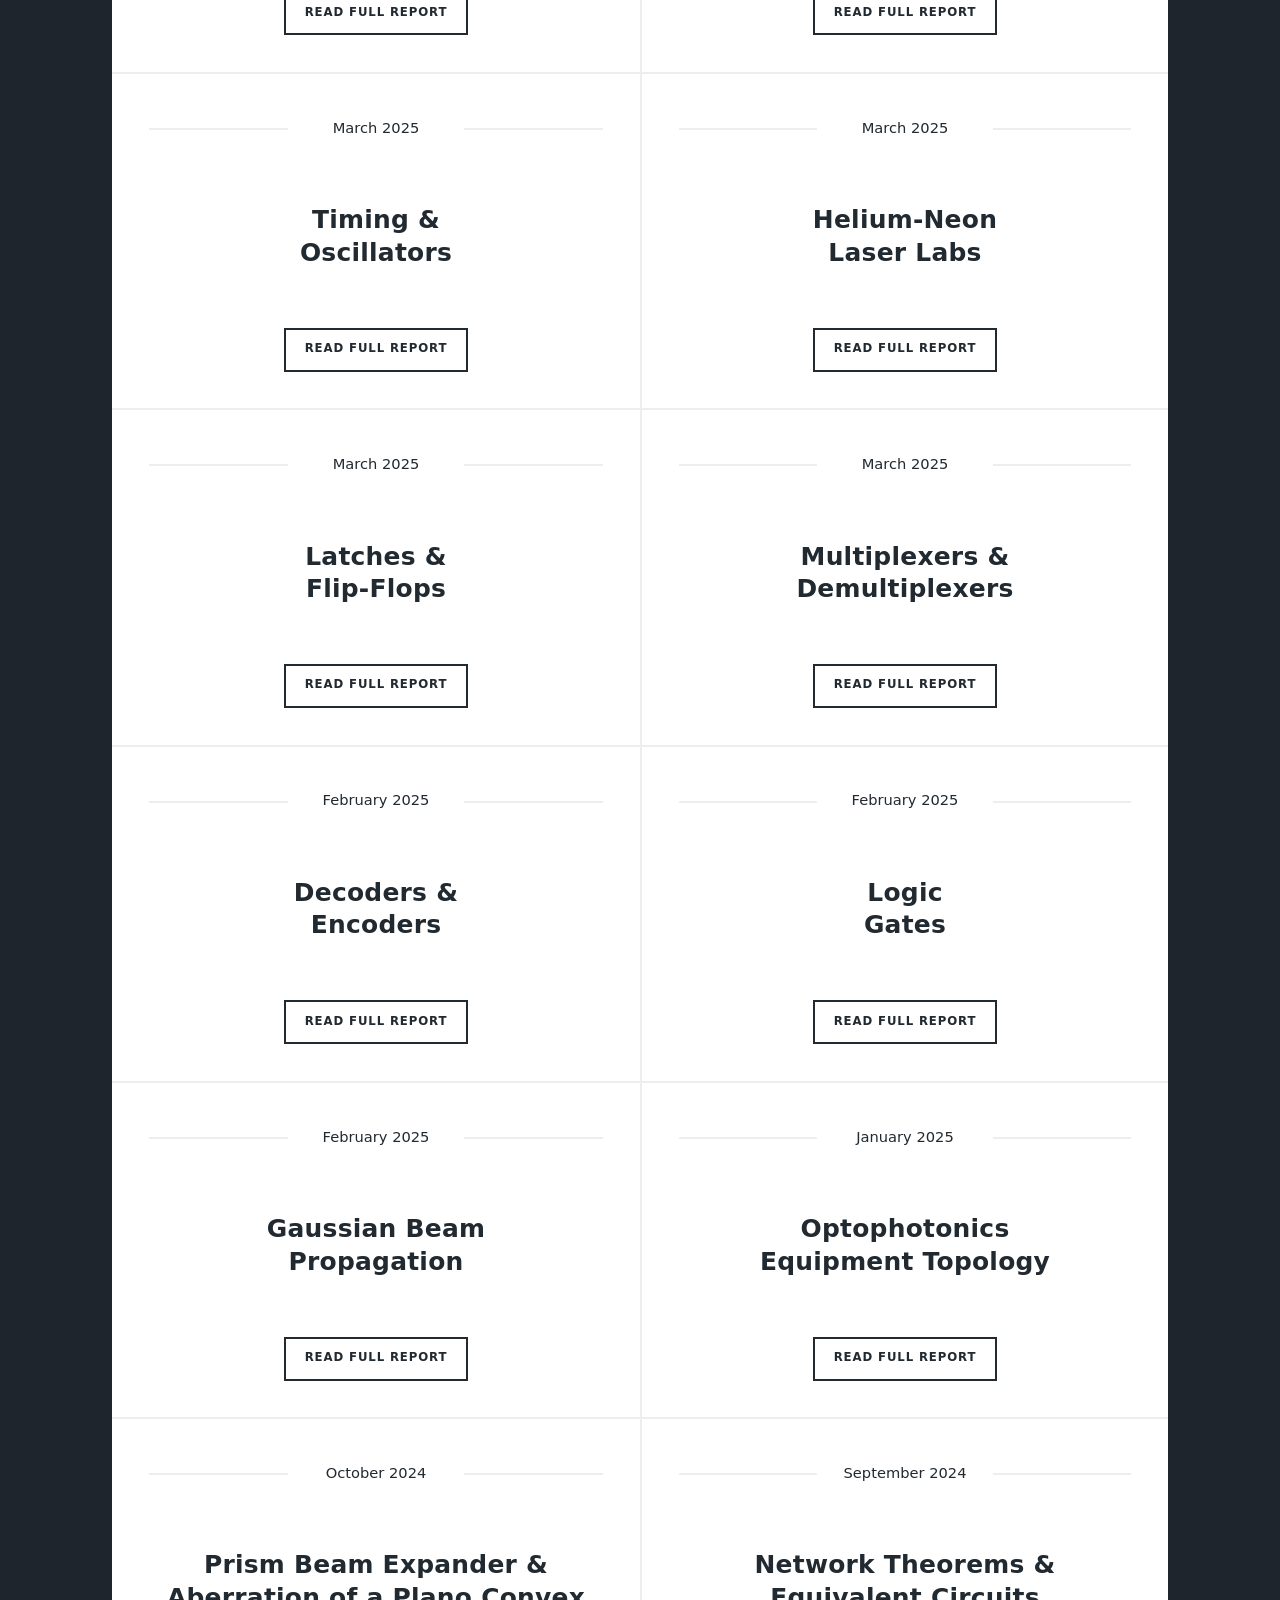
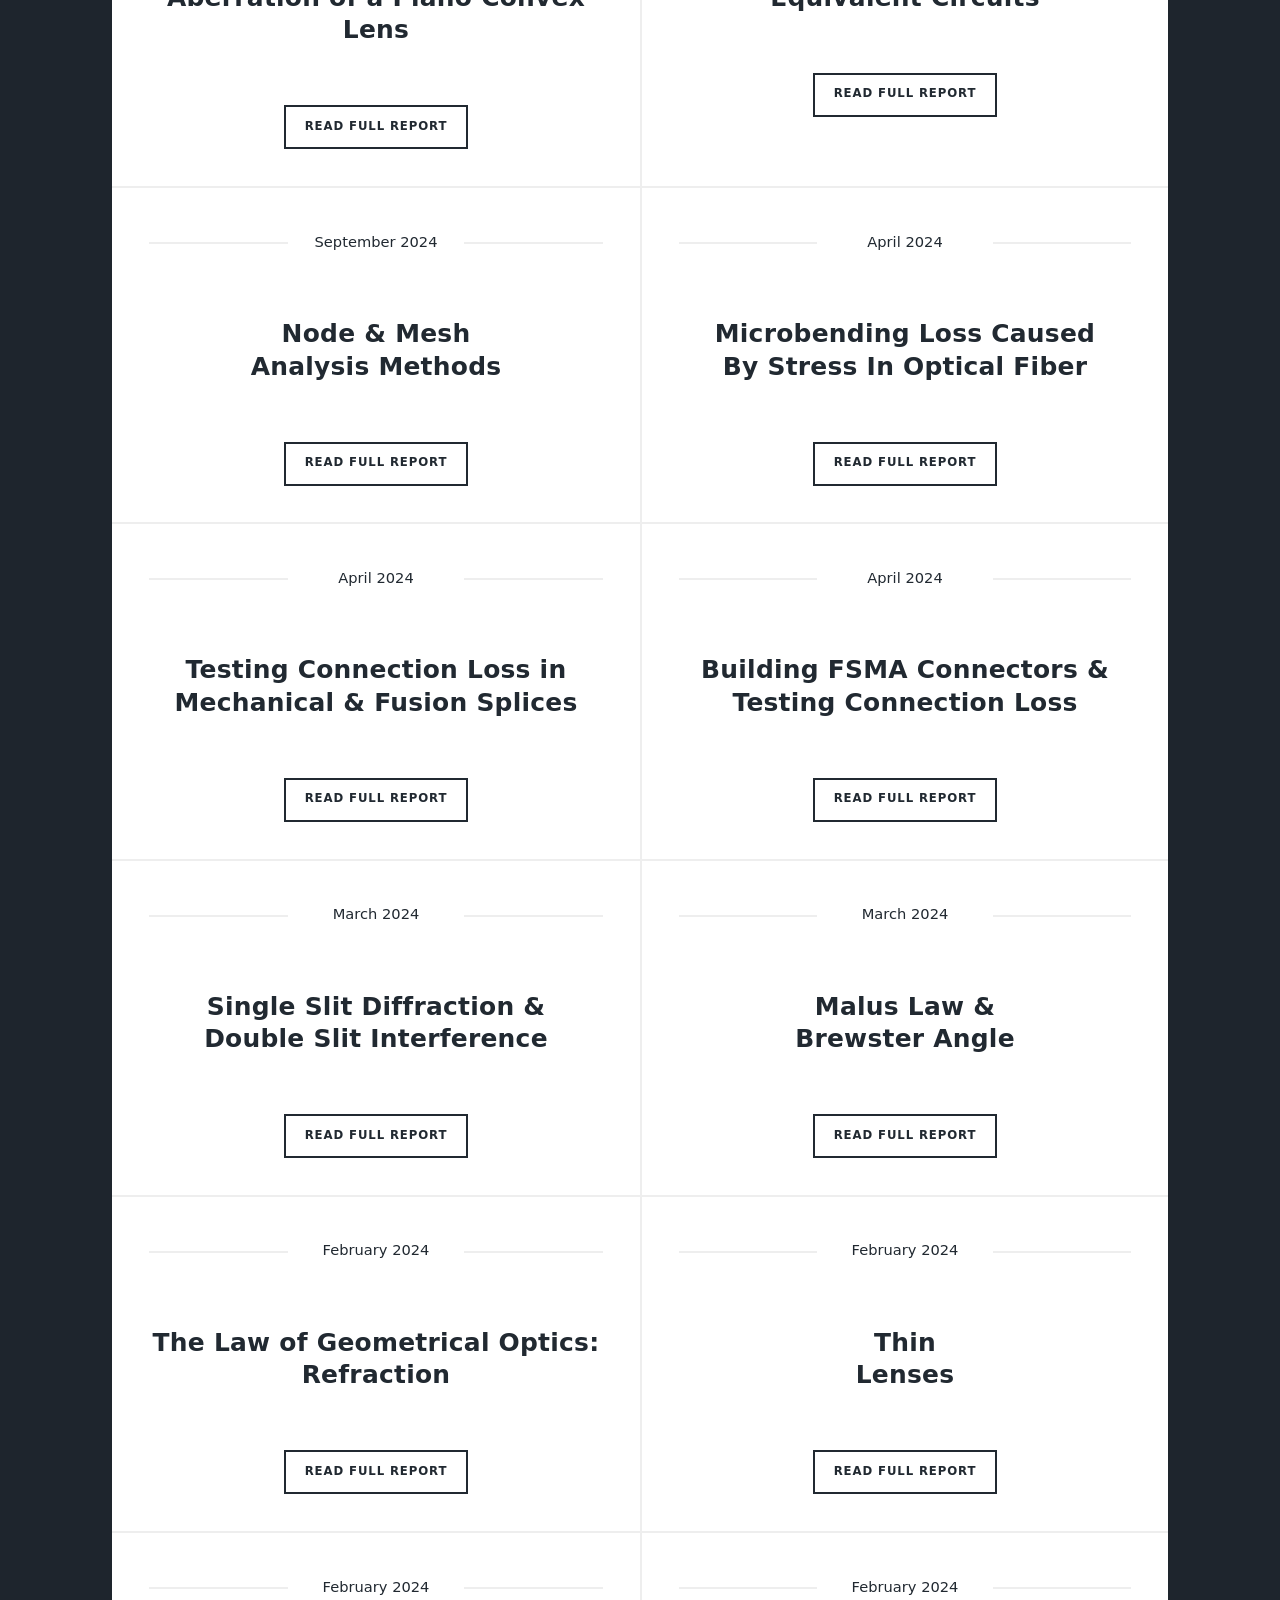
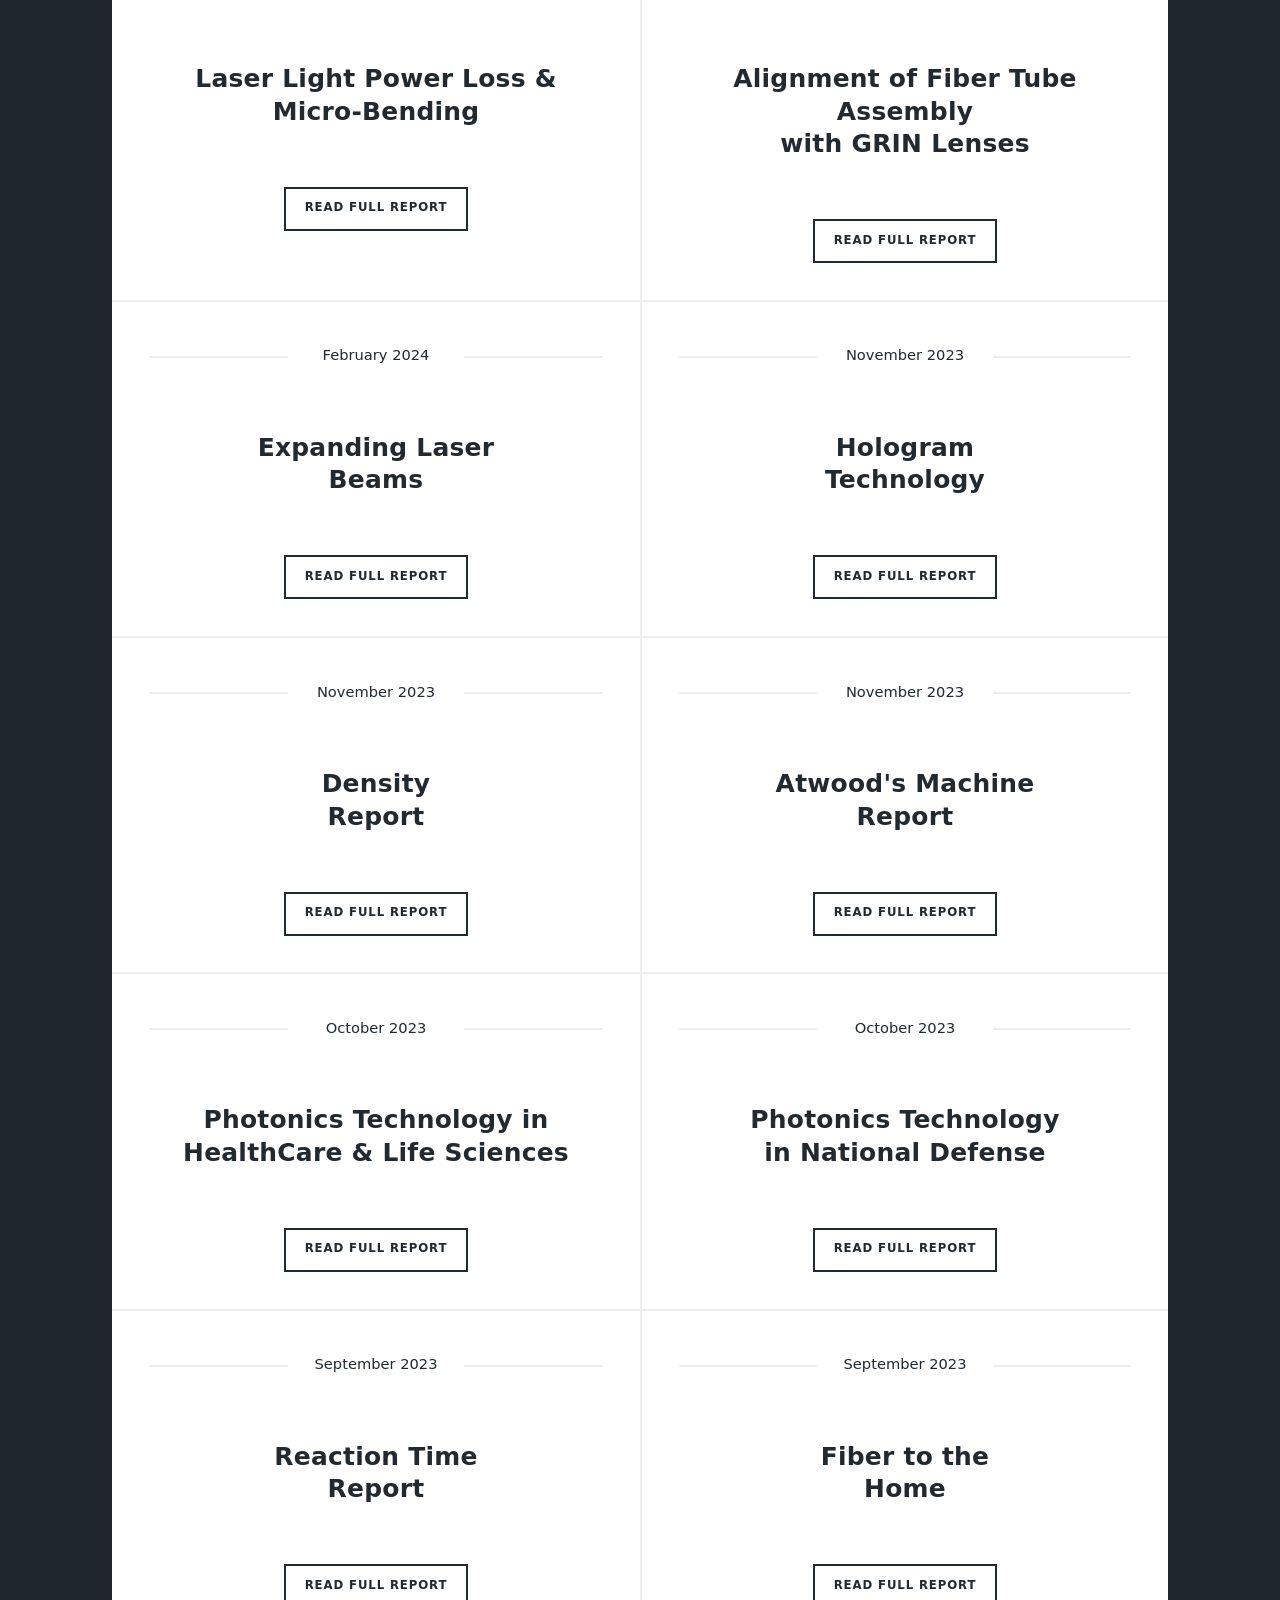
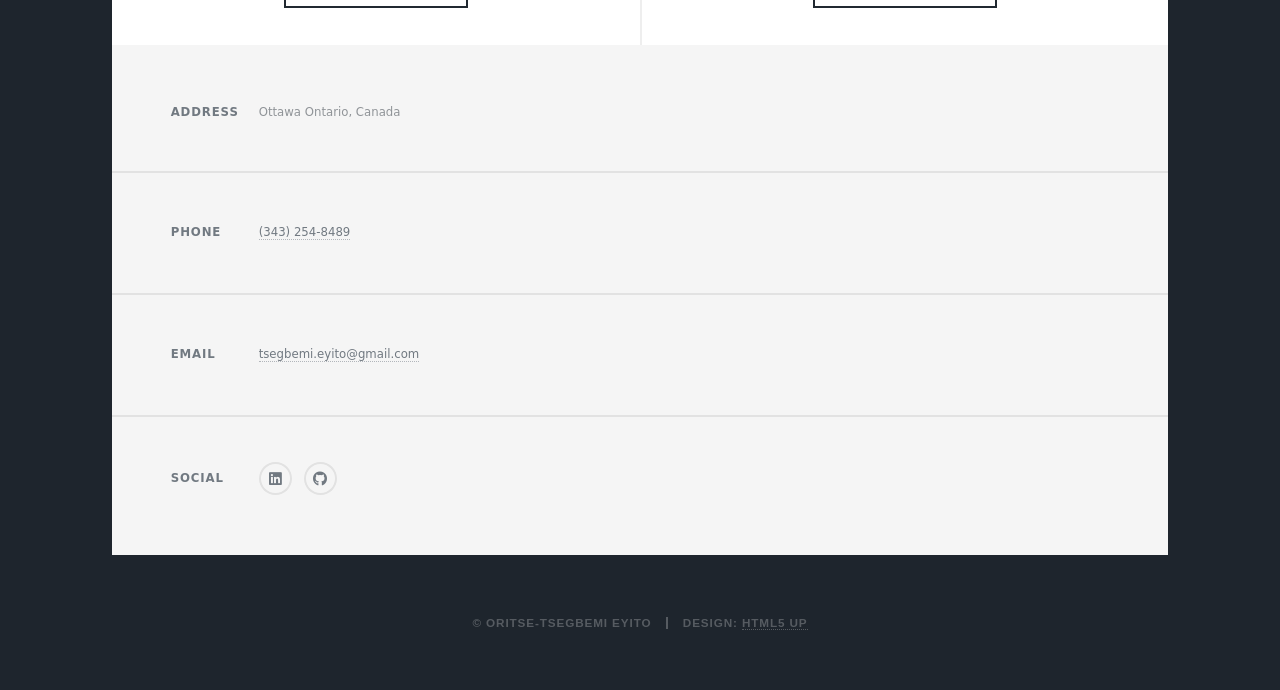
<file: reports.html>
<!DOCTYPE HTML>
<html lang="en">
	<head>
		<title>Coursework Reports | Oritse-Tsegbemi Eyito</title>
		<meta charset="utf-8" />
		<meta name="viewport" content="width=device-width, initial-scale=1" />
		<meta name="description" content="Optical systems coursework covering imaging, waveguides, sensors and photonics."><link rel="canonical" href="https://eyitocode.github.io/Portfolio.io/reports.html"><meta property="og:title" content="Coursework Reports | Oritse-Tsegbemi Eyito"><meta property="og:description" content="Optical systems coursework covering imaging, waveguides, sensors and photonics."><meta property="og:type" content="website"><link rel="stylesheet" href="assets/css/main.css" /><link rel="stylesheet" href="assets/css/portfolio.css?v=20261110.3">
		<noscript><link rel="stylesheet" href="assets/css/noscript.css" /></noscript>
        <style>
            /* Custom CSS to handle dynamic grid filtering cleanly */
            .filter-nav {
                display: flex;
                justify-content: center;
                gap: 1rem;
                margin-bottom: 3rem;
                flex-wrap: wrap;
            }
            .filter-nav .button {
                min-width: 100px;
            }
            .report-item {
                transition: opacity 0.3s ease-in-out;
            }
        </style>
	</head>
	<body >

		<div id="wrapper" >

				<header id="header">
						<a href="index.html" class="logo">Oritse-Tsegbemi</a>
					</header>

				<nav id="nav">
						<ul class="links">
							<li><a href="index.html">Projects</a></li>
                            <li class="active"><a href="reports.html">Reports</a></li>
							<li><a href="presentations.html">Presentations</a></li>
						</ul>
						<ul class="icons">
								<li><a href="https://www.linkedin.com/in/oritse-tsegbemi-eyito-aa58032a1/" target="_blank" class="icon brands alt fa-linkedin" rel="noopener noreferrer"><span class="label">linkedin</span></a></li>
								<li><a href="https://github.com/EyitoCODE" target="_blank" class="icon brands alt fa-github" rel="noopener noreferrer"><span class="label">GitHub</span></a></li>
						</ul>
					</nav>

			<div id="main">

                <nav class="filter-nav" id="year-filters">
                    <button type="button" class="button primary" data-filter="all" aria-pressed="true">All</button>
                    <button type="button" class="button" data-filter="2026" aria-pressed="false">2026</button>
                    <button type="button" class="button" data-filter="2025" aria-pressed="false">2025</button>
                    <button type="button" class="button" data-filter="2024" aria-pressed="false">2024</button>
                    <button type="button" class="button" data-filter="2023" aria-pressed="false">2023</button>
                </nav>

                <article class="post featured report-item" data-year="2026">
                    <header class="major">
                        <span class="date">April 2026</span>
                        <h2><a href="https://docs.google.com/document/d/e/2PACX-1vTi63-iKFeZrlYQttFiNDlexGdVC_Oo8wlTGsDXeczYG5g_UxB3a7fHVCQU0Yhxb4P5eeezg8BNX-Pq/pub" target="_blank" rel="noopener noreferrer">Optical Waves, Waveguides<br />&amp; Sensors — Coursework</a></h2>
                        <p>Coursework in optical waves, waveguides, and sensors. This is an academic assessment document, rather than peer-reviewed research.</p>
                    </header>
                    <a href="https://docs.google.com/document/d/e/2PACX-1vTi63-iKFeZrlYQttFiNDlexGdVC_Oo8wlTGsDXeczYG5g_UxB3a7fHVCQU0Yhxb4P5eeezg8BNX-Pq/pub" target="_blank" class="image main" rel="noopener noreferrer"><img loading="lazy" decoding="async" src="images/pic01.jpg" alt="Silica Fiber Optics" /></a>
                    <ul class="actions special">
                        <li><a href="https://docs.google.com/document/d/e/2PACX-1vTi63-iKFeZrlYQttFiNDlexGdVC_Oo8wlTGsDXeczYG5g_UxB3a7fHVCQU0Yhxb4P5eeezg8BNX-Pq/pub" target="_blank" class="button large" rel="noopener noreferrer">Read Full Report</a></li>
                    </ul>
                </article>

                <section class="posts">


                    <article class="report-item" data-year="2026">
                        <header class="major">
                            <span class="date">March 2026</span>
                            <h2><a href="https://docs.google.com/document/d/e/2PACX-1vTf3A07_2bP_utbbmWodFB10Y97Q7lc4X8pbsqGc_pSS9AKMuSyfLWlaSyznj35XQ/pub" target="_blank" rel="noopener noreferrer">Aberrations &<br />Optimization</a></h2>
                        </header>
                        <ul class="actions special">
                            <li><a href="https://docs.google.com/document/d/e/2PACX-1vTf3A07_2bP_utbbmWodFB10Y97Q7lc4X8pbsqGc_pSS9AKMuSyfLWlaSyznj35XQ/pub" target="_blank" class="button" rel="noopener noreferrer">Read Full Report</a></li>
                        </ul>
                    </article>

                    <article class="report-item" data-year="2026">
                        <header class="major">
                            <span class="date">February 2026</span>
                            <h2><a href="https://docs.google.com/document/d/e/2PACX-1vQXROO4pg1K86_S32-5tVxBH6g3MK6f1Sf02yO4_dqx0CiDm_k_eG8IYqpOWsI9OZ0Rr-7YTkdmxPaj/pub" target="_blank" rel="noopener noreferrer">Imaging Lens Design &<br />Aberration Analysis</a></h2>
                        </header>
                        <ul class="actions special">
                            <li><a href="https://docs.google.com/document/d/e/2PACX-1vQXROO4pg1K86_S32-5tVxBH6g3MK6f1Sf02yO4_dqx0CiDm_k_eG8IYqpOWsI9OZ0Rr-7YTkdmxPaj/pub" target="_blank" class="button" rel="noopener noreferrer">Read Full Report</a></li>
                        </ul>
                    </article>

                    <article class="report-item" data-year="2026">
                        <header class="major">
                            <span class="date">January 2026</span>
                            <h2><a href="https://docs.google.com/document/d/e/2PACX-1vR8WkMRL0LLl_wtW1IyQ5UNZxDu-5vUnbF3C__V7eBNwSQszYfdFC6MfIAKZ3o3-vBOfWfbcxFsGnu-/pub" target="_blank" rel="noopener noreferrer">Design &<br />Aberrations Analysis</a></h2>
                        </header>
                        <ul class="actions special">
                            <li><a href="https://docs.google.com/document/d/e/2PACX-1vR8WkMRL0LLl_wtW1IyQ5UNZxDu-5vUnbF3C__V7eBNwSQszYfdFC6MfIAKZ3o3-vBOfWfbcxFsGnu-/pub" target="_blank" class="button" rel="noopener noreferrer">Read Full Report</a></li>
                        </ul>
                    </article>

                    <article class="report-item" data-year="2026">
                        <header class="major">
                            <span class="date">January 2026</span>
                            <h2><a href="https://docs.google.com/document/d/e/2PACX-1vQX04AEqdHc7nHZgCU2UDFGGJ8yhqi_K1ThwBBsTQyEIS50eUSx7b0eeXA5GSfXtA/pub" target="_blank" rel="noopener noreferrer">Design of Singlet &<br />Doublet Lenses</a></h2>
                        </header>
                        <ul class="actions special">
                            <li><a href="https://docs.google.com/document/d/e/2PACX-1vQX04AEqdHc7nHZgCU2UDFGGJ8yhqi_K1ThwBBsTQyEIS50eUSx7b0eeXA5GSfXtA/pub" target="_blank" class="button" rel="noopener noreferrer">Read Full Report</a></li>
                        </ul>
                    </article>

                    <article class="report-item" data-year="2025">
                        <header class="major">
                            <span class="date">December 2025</span>
                            <h2><a href="https://docs.google.com/document/d/e/2PACX-1vRJ0oP8aQ_AH_rxlVIk0iJkdUdoivekIlz6j38uFoGcLXZ27c-dYj_Y8VaPDMpqzkYooqJZBUyy8h0m/pub" target="_blank" rel="noopener noreferrer">TL1<br />Commands</a></h2>
                        </header>
                        <ul class="actions special">
                            <li><a href="https://docs.google.com/document/d/e/2PACX-1vRJ0oP8aQ_AH_rxlVIk0iJkdUdoivekIlz6j38uFoGcLXZ27c-dYj_Y8VaPDMpqzkYooqJZBUyy8h0m/pub" target="_blank" class="button" rel="noopener noreferrer">Read Full Report</a></li>
                        </ul>
                    </article>

                    <article class="report-item" data-year="2025">
                        <header class="major">
                            <span class="date">October 2025</span>
                            <h2><a href="https://docs.google.com/document/d/e/2PACX-1vT1_Ir2WSb_olN8JecbYx2IIV0Lnq5_yqRl7K8CeSQg6YnTJ9ihXfYc-FB_PnTEbA/pub" target="_blank" rel="noopener noreferrer">Equipment<br />Protection</a></h2>
                        </header>
                        <ul class="actions special">
                            <li><a href="https://docs.google.com/document/d/e/2PACX-1vT1_Ir2WSb_olN8JecbYx2IIV0Lnq5_yqRl7K8CeSQg6YnTJ9ihXfYc-FB_PnTEbA/pub" target="_blank" class="button" rel="noopener noreferrer">Read Full Report</a></li>
                        </ul>
                    </article>

                    <article class="report-item" data-year="2025">
                        <header class="major">
                            <span class="date">October 2025</span>
                            <h2><a href="https://docs.google.com/document/d/e/2PACX-1vQqDmunyjNunxWlqdxp3MmOVptuG_RQNuqMuNudoqQEfGCwjxKzFUMV7WDbrW9PUl2Vq9Bnn7FcMgtA/pub" target="_blank" rel="noopener noreferrer">Path Protection<br />(UPSR)</a></h2>
                        </header>
                        <ul class="actions special">
                            <li><a href="https://docs.google.com/document/d/e/2PACX-1vQqDmunyjNunxWlqdxp3MmOVptuG_RQNuqMuNudoqQEfGCwjxKzFUMV7WDbrW9PUl2Vq9Bnn7FcMgtA/pub" target="_blank" class="button" rel="noopener noreferrer">Read Full Report</a></li>
                        </ul>
                    </article>

                    <article class="report-item" data-year="2025">
                        <header class="major">
                            <span class="date">September 2025</span>
                            <h2><a href="https://docs.google.com/document/d/e/2PACX-1vT5qKQQjNz7QZZED0-MXgS-d08AKTi_1W0lnQdCvLXT3ewv3NWtI83qsSUJgqpceaSyIH12Xxo_LSyb/pub" target="_blank" rel="noopener noreferrer">Network Alarms<br />Report</a></h2>
                        </header>
                        <ul class="actions special">
                            <li><a href="https://docs.google.com/document/d/e/2PACX-1vT5qKQQjNz7QZZED0-MXgS-d08AKTi_1W0lnQdCvLXT3ewv3NWtI83qsSUJgqpceaSyIH12Xxo_LSyb/pub" target="_blank" class="button" rel="noopener noreferrer">Read Full Report</a></li>
                        </ul>
                    </article>

                    <article class="report-item" data-year="2025">
                        <header class="major">
                            <span class="date">April 2025</span>
                            <h2><a href="https://docs.google.com/document/d/e/2PACX-1vSmW1xJR1WQlEJwagu0L1ZOdDbbPMlM8ecibKQBBDq8b3_EwgKMxOyNIswV35WLSDMlL0T5Ji_fhdB2/pub" target="_blank" rel="noopener noreferrer">Bandwidth<br />Management</a></h2>
                        </header>
                        <ul class="actions special">
                            <li><a href="https://docs.google.com/document/d/e/2PACX-1vSmW1xJR1WQlEJwagu0L1ZOdDbbPMlM8ecibKQBBDq8b3_EwgKMxOyNIswV35WLSDMlL0T5Ji_fhdB2/pub" target="_blank" class="button" rel="noopener noreferrer">Read Full Report</a></li>
                        </ul>
                    </article>

                    <article class="report-item" data-year="2025">
                        <header class="major">
                            <span class="date">April 2025</span>
                            <h2><a href="https://docs.google.com/document/d/e/2PACX-1vQJjXWWettZwBdb8ao0WfcOxrfNM7qV7yRiw0ZVqZp9XKTkBeoRa_1CJqHNesy9WmmpaoXRwWu-lM-5/pub" target="_blank" rel="noopener noreferrer">ADC & DAC<br />Converters</a></h2>
                        </header>
                        <ul class="actions special">
                            <li><a href="https://docs.google.com/document/d/e/2PACX-1vQJjXWWettZwBdb8ao0WfcOxrfNM7qV7yRiw0ZVqZp9XKTkBeoRa_1CJqHNesy9WmmpaoXRwWu-lM-5/pub" target="_blank" class="button" rel="noopener noreferrer">Read Full Report</a></li>
                        </ul>
                    </article>

                    <article class="report-item" data-year="2025">
                        <header class="major">
                            <span class="date">March 2025</span>
                            <h2><a href="https://docs.google.com/document/d/e/2PACX-1vScLYJSVA_-gQQN6sGRfcutUqVLxkitV5p-hD1urTfhc7CcDPOiPXOqjFgXkDOKF-2Hqrcm-7K49-Et/pub" target="_blank" rel="noopener noreferrer">Timing &<br />Oscillators</a></h2>
                        </header>
                        <ul class="actions special">
                            <li><a href="https://docs.google.com/document/d/e/2PACX-1vScLYJSVA_-gQQN6sGRfcutUqVLxkitV5p-hD1urTfhc7CcDPOiPXOqjFgXkDOKF-2Hqrcm-7K49-Et/pub" target="_blank" class="button" rel="noopener noreferrer">Read Full Report</a></li>
                        </ul>
                    </article>

                    <article class="report-item" data-year="2025">
                        <header class="major">
                            <span class="date">March 2025</span>
                            <h2><a href="https://docs.google.com/document/d/e/2PACX-1vTc3Nu01IfZB4bECe5YIJ_f2-zTiF8NI7dBn-uJcBlmQ5rkSHOiKN-j0xKe9dNyKinXFLa7MlfrV5-2/pub" target="_blank" rel="noopener noreferrer">Helium-Neon<br />Laser Labs</a></h2>
                        </header>
                        <ul class="actions special">
                            <li><a href="https://docs.google.com/document/d/e/2PACX-1vTc3Nu01IfZB4bECe5YIJ_f2-zTiF8NI7dBn-uJcBlmQ5rkSHOiKN-j0xKe9dNyKinXFLa7MlfrV5-2/pub" target="_blank" class="button" rel="noopener noreferrer">Read Full Report</a></li>
                        </ul>
                    </article>

                    <article class="report-item" data-year="2025">
                        <header class="major">
                            <span class="date">March 2025</span>
                            <h2><a href="https://docs.google.com/document/d/e/2PACX-1vSCjO9-HcxPaIr_-F_KqPimfx3axcxW5slbWOa_vajDLc1Iamc-lRboEc2UFvo5EH8dlnMW65Dh7E9-/pub" target="_blank" rel="noopener noreferrer">Latches &<br />Flip-Flops</a></h2>
                        </header>
                        <ul class="actions special">
                            <li><a href="https://docs.google.com/document/d/e/2PACX-1vSCjO9-HcxPaIr_-F_KqPimfx3axcxW5slbWOa_vajDLc1Iamc-lRboEc2UFvo5EH8dlnMW65Dh7E9-/pub" target="_blank" class="button" rel="noopener noreferrer">Read Full Report</a></li>
                        </ul>
                    </article>

                    <article class="report-item" data-year="2025">
                        <header class="major">
                            <span class="date">March 2025</span>
                            <h2><a href="https://docs.google.com/document/d/e/2PACX-1vQNfkDDze6ejnv92I-oXIOzblrToiauYSfwMEILFGsDRuSreNhOtxVnz6V8e9S1Qz7JJSeaK0fQLQrD/pub" target="_blank" rel="noopener noreferrer">Multiplexers &<br />Demultiplexers</a></h2>
                        </header>
                        <ul class="actions special">
                            <li><a href="https://docs.google.com/document/d/e/2PACX-1vQNfkDDze6ejnv92I-oXIOzblrToiauYSfwMEILFGsDRuSreNhOtxVnz6V8e9S1Qz7JJSeaK0fQLQrD/pub" target="_blank" class="button" rel="noopener noreferrer">Read Full Report</a></li>
                        </ul>
                    </article>

                    <article class="report-item" data-year="2025">
                        <header class="major">
                            <span class="date">February 2025</span>
                            <h2><a href="https://docs.google.com/document/d/e/2PACX-1vRivcimJ3jff0C5D52TjfCUhkeWnNFW0iwHB6uBCeagiX2jw16v7Isya-mFniy3pV8PRVS_drUlhp2B/pub" target="_blank" rel="noopener noreferrer">Decoders &<br />Encoders</a></h2>
                        </header>
                        <ul class="actions special">
                            <li><a href="https://docs.google.com/document/d/e/2PACX-1vRivcimJ3jff0C5D52TjfCUhkeWnNFW0iwHB6uBCeagiX2jw16v7Isya-mFniy3pV8PRVS_drUlhp2B/pub" target="_blank" class="button" rel="noopener noreferrer">Read Full Report</a></li>
                        </ul>
                    </article>

                    <article class="report-item" data-year="2025">
                        <header class="major">
                            <span class="date">February 2025</span>
                            <h2><a href="https://docs.google.com/document/d/e/2PACX-1vQSgQXOV4Z81Zt8dys3pz_vz1Iv3GhkvvHQtffeKNYSNHBm5EwZyZAhaW4ziG9BCVvZ_Nxxo2vOlvxo/pub" target="_blank" rel="noopener noreferrer">Logic<br />Gates</a></h2>
                        </header>
                        <ul class="actions special">
                            <li><a href="https://docs.google.com/document/d/e/2PACX-1vQSgQXOV4Z81Zt8dys3pz_vz1Iv3GhkvvHQtffeKNYSNHBm5EwZyZAhaW4ziG9BCVvZ_Nxxo2vOlvxo/pub" target="_blank" class="button" rel="noopener noreferrer">Read Full Report</a></li>
                        </ul>
                    </article>

                    <article class="report-item" data-year="2025">
                        <header class="major">
                            <span class="date">February 2025</span>
                            <h2><a href="https://docs.google.com/document/d/e/2PACX-1vTaJUpp_vkDsUaQOs9g8Ct7cPWdJSiICHuh73EDst9lDjPJlArO2xNfUaDLatPDqoZqX8uCj8FSWcuf/pub" target="_blank" rel="noopener noreferrer">Gaussian Beam<br />Propagation</a></h2>
                        </header>
                        <ul class="actions special">
                            <li><a href="https://docs.google.com/document/d/e/2PACX-1vTaJUpp_vkDsUaQOs9g8Ct7cPWdJSiICHuh73EDst9lDjPJlArO2xNfUaDLatPDqoZqX8uCj8FSWcuf/pub" target="_blank" class="button" rel="noopener noreferrer">Read Full Report</a></li>
                        </ul>
                    </article>

                    <article class="report-item" data-year="2025">
                        <header class="major">
                            <span class="date">January 2025</span>
                            <h2><a href="https://docs.google.com/document/d/e/2PACX-1vTtHOomuIGQKMaAd2mbpukLVbs0sWJFVTbZfEhRsGDSb8i1qtlzGdcDGF6KzH4j-bHMrQvydyN-T3wF/pub" target="_blank" rel="noopener noreferrer">Optophotonics<br />Equipment Topology</a></h2>
                        </header>
                        <ul class="actions special">
                            <li><a href="https://docs.google.com/document/d/e/2PACX-1vTtHOomuIGQKMaAd2mbpukLVbs0sWJFVTbZfEhRsGDSb8i1qtlzGdcDGF6KzH4j-bHMrQvydyN-T3wF/pub" target="_blank" class="button" rel="noopener noreferrer">Read Full Report</a></li>
                        </ul>
                    </article>

                    <article class="report-item" data-year="2024">
                        <header class="major">
                            <span class="date">October 2024</span>
                            <h2><a href="https://docs.google.com/document/d/e/2PACX-1vRqGobyARxVqQ5HLOvfFn9L-Fn3w4i3iP_QEN-srPgAQBLY1h94orVreglol1pFNhodI5uv80dyyyY0/pub" target="_blank" rel="noopener noreferrer">Prism Beam Expander &<br />Aberration of a Plano Convex Lens</a></h2>
                        </header>
                        <ul class="actions special">
                            <li><a href="https://docs.google.com/document/d/e/2PACX-1vRqGobyARxVqQ5HLOvfFn9L-Fn3w4i3iP_QEN-srPgAQBLY1h94orVreglol1pFNhodI5uv80dyyyY0/pub" target="_blank" class="button" rel="noopener noreferrer">Read Full Report</a></li>
                        </ul>
                    </article>

                    <article class="report-item" data-year="2024">
                        <header class="major">
                            <span class="date">September 2024</span>
                            <h2><a href="https://docs.google.com/document/d/e/2PACX-1vRLAcS8N3Fun-bxqjpMvByz5jEZe2pHY6qhpJsckywkTmTSyqds6fnhWc9lGfWR55xbOw95yaExf__D/pub" target="_blank" rel="noopener noreferrer">Network Theorems &<br />Equivalent Circuits</a></h2>
                        </header>
                        <ul class="actions special">
                            <li><a href="https://docs.google.com/document/d/e/2PACX-1vRLAcS8N3Fun-bxqjpMvByz5jEZe2pHY6qhpJsckywkTmTSyqds6fnhWc9lGfWR55xbOw95yaExf__D/pub" target="_blank" class="button" rel="noopener noreferrer">Read Full Report</a></li>
                        </ul>
                    </article>

                    <article class="report-item" data-year="2024">
                        <header class="major">
                            <span class="date">September 2024</span>
                            <h2><a href="https://docs.google.com/document/d/e/2PACX-1vSy7kHRHlg1WDmmV-Nol1_KhYgrNV-AFG4oSydnO7ECcdQIlAhnfnrwt_RquvuKv1qp1a2s_THof3fD/pub" target="_blank" rel="noopener noreferrer">Node & Mesh<br />Analysis Methods</a></h2>
                        </header>
                        <ul class="actions special">
                            <li><a href="https://docs.google.com/document/d/e/2PACX-1vSy7kHRHlg1WDmmV-Nol1_KhYgrNV-AFG4oSydnO7ECcdQIlAhnfnrwt_RquvuKv1qp1a2s_THof3fD/pub" target="_blank" class="button" rel="noopener noreferrer">Read Full Report</a></li>
                        </ul>
                    </article>

                    <article class="report-item" data-year="2024">
                        <header class="major">
                            <span class="date">April 2024</span>
                            <h2><a href="https://docs.google.com/document/d/e/2PACX-1vSMjUUhYUQW-m1LlAj3Fva47HVJgSBYdjH_UYAGQoFw-YUnqXp9hVTUPkv2QF-MVzQwz8Gnzgf0Oo17/pub" target="_blank" rel="noopener noreferrer">Microbending Loss Caused<br />By Stress In Optical Fiber</a></h2>
                        </header>
                        <ul class="actions special">
                            <li><a href="https://docs.google.com/document/d/e/2PACX-1vSMjUUhYUQW-m1LlAj3Fva47HVJgSBYdjH_UYAGQoFw-YUnqXp9hVTUPkv2QF-MVzQwz8Gnzgf0Oo17/pub" target="_blank" class="button" rel="noopener noreferrer">Read Full Report</a></li>
                        </ul>
                    </article>

                    <article class="report-item" data-year="2024">
                        <header class="major">
                            <span class="date">April 2024</span>
                            <h2><a href="https://docs.google.com/document/d/e/2PACX-1vTyoEORv0EZkCBf_Ye0KLGuw6PM1WUwVuukn2-0HQFaN_E_XocS4OztZcoXq-Fz8yhhtx9n9xQN2zvm/pub" target="_blank" rel="noopener noreferrer">Testing Connection Loss in<br />Mechanical & Fusion Splices</a></h2>
                        </header>
                        <ul class="actions special">
                            <li><a href="https://docs.google.com/document/d/e/2PACX-1vTyoEORv0EZkCBf_Ye0KLGuw6PM1WUwVuukn2-0HQFaN_E_XocS4OztZcoXq-Fz8yhhtx9n9xQN2zvm/pub" target="_blank" class="button" rel="noopener noreferrer">Read Full Report</a></li>
                        </ul>
                    </article>

                    <article class="report-item" data-year="2024">
                        <header class="major">
                            <span class="date">April 2024</span>
                            <h2><a href="https://docs.google.com/document/d/e/2PACX-1vS4yGur7HZkwl7_3UNS-XfcI1aBvDuSePqbW2knhIEOfRGW74lUx70y0v2T7Vit_gpkGLuhXOQmZ_AJ/pub" target="_blank" rel="noopener noreferrer">Building FSMA Connectors &<br />Testing Connection Loss</a></h2>
                        </header>
                        <ul class="actions special">
                            <li><a href="https://docs.google.com/document/d/e/2PACX-1vS4yGur7HZkwl7_3UNS-XfcI1aBvDuSePqbW2knhIEOfRGW74lUx70y0v2T7Vit_gpkGLuhXOQmZ_AJ/pub" target="_blank" class="button" rel="noopener noreferrer">Read Full Report</a></li>
                        </ul>
                    </article>

                    <article class="report-item" data-year="2024">
                        <header class="major">
                            <span class="date">March 2024</span>
                            <h2><a href="https://docs.google.com/document/d/e/2PACX-1vRWgdXDcUkgS0LdTrUvmgSszrMAY2B-VtpyB0-Lf_zCeU0yN_akwmZFvSgRF33D4zDsIJq5B4DuPA-d/pub" target="_blank" rel="noopener noreferrer">Single Slit Diffraction &<br />Double Slit Interference</a></h2>
                        </header>
                        <ul class="actions special">
                            <li><a href="https://docs.google.com/document/d/e/2PACX-1vRWgdXDcUkgS0LdTrUvmgSszrMAY2B-VtpyB0-Lf_zCeU0yN_akwmZFvSgRF33D4zDsIJq5B4DuPA-d/pub" target="_blank" class="button" rel="noopener noreferrer">Read Full Report</a></li>
                        </ul>
                    </article>

                    <article class="report-item" data-year="2024">
                        <header class="major">
                            <span class="date">March 2024</span>
                            <h2><a href="https://docs.google.com/document/d/e/2PACX-1vRKdT_i5OIOK8OwJmVlBUnwbw-X7Ht4i6zx6VAkkvTutHrOb87uEc3SvMjJDknuQm2-Mm1z4WAKLdLG/pub" target="_blank" rel="noopener noreferrer">Malus Law &<br />Brewster Angle</a></h2>
                        </header>
                        <ul class="actions special">
                            <li><a href="https://docs.google.com/document/d/e/2PACX-1vRKdT_i5OIOK8OwJmVlBUnwbw-X7Ht4i6zx6VAkkvTutHrOb87uEc3SvMjJDknuQm2-Mm1z4WAKLdLG/pub" target="_blank" class="button" rel="noopener noreferrer">Read Full Report</a></li>
                        </ul>
                    </article>

                    <article class="report-item" data-year="2024">
                        <header class="major">
                            <span class="date">February 2024</span>
                            <h2><a href="https://docs.google.com/document/d/e/2PACX-1vRQ4B2-uLC4mEDHLtLgEDMgO6_aa19oz8H59X0zItZELn8Bg7Xw57q0Ey7TndAMOCyhm4Ga7BMDLqP5/pub" target="_blank" rel="noopener noreferrer">The Law of Geometrical Optics:<br />Refraction</a></h2>
                        </header>
                        <ul class="actions special">
                            <li><a href="https://docs.google.com/document/d/e/2PACX-1vRQ4B2-uLC4mEDHLtLgEDMgO6_aa19oz8H59X0zItZELn8Bg7Xw57q0Ey7TndAMOCyhm4Ga7BMDLqP5/pub" target="_blank" class="button" rel="noopener noreferrer">Read Full Report</a></li>
                        </ul>
                    </article>

                    <article class="report-item" data-year="2024">
                        <header class="major">
                            <span class="date">February 2024</span>
                            <h2><a href="https://docs.google.com/document/d/e/2PACX-1vS-bQkncIYjjjL-QRd6z6qsGdtKzjQdq4MFOvqmgOq9MfMXTpgf8-iJQ0mE7fkLVY52u3jD9Lodf_c4/pub" target="_blank" rel="noopener noreferrer">Thin<br />Lenses</a></h2>
                        </header>
                        <ul class="actions special">
                            <li><a href="https://docs.google.com/document/d/e/2PACX-1vS-bQkncIYjjjL-QRd6z6qsGdtKzjQdq4MFOvqmgOq9MfMXTpgf8-iJQ0mE7fkLVY52u3jD9Lodf_c4/pub" target="_blank" class="button" rel="noopener noreferrer">Read Full Report</a></li>
                        </ul>
                    </article>

                    <article class="report-item" data-year="2024">
                        <header class="major">
                            <span class="date">February 2024</span>
                            <h2><a href="https://docs.google.com/document/d/e/2PACX-1vSk_O5NyMgzFEAymegodTYoSLjGLsys_qw8zkSwpBzIFZcPl-Tuwp2geAx4fc9s8RtF3ab4QZeFC3Sm/pub" target="_blank" rel="noopener noreferrer">Laser Light Power Loss &<br />Micro-Bending</a></h2>
                        </header>
                        <ul class="actions special">
                            <li><a href="https://docs.google.com/document/d/e/2PACX-1vSk_O5NyMgzFEAymegodTYoSLjGLsys_qw8zkSwpBzIFZcPl-Tuwp2geAx4fc9s8RtF3ab4QZeFC3Sm/pub" target="_blank" class="button" rel="noopener noreferrer">Read Full Report</a></li>
                        </ul>
                    </article>

                    <article class="report-item" data-year="2024">
                        <header class="major">
                            <span class="date">February 2024</span>
                            <h2><a href="https://docs.google.com/document/d/e/2PACX-1vR87dvuVtXkMXCDGg4SBgJyhtuFGRZtBCB1jZYb7jgCLZF16yl2g9iW3XY42DO0aIS2q-FtKfAAp3UZ/pub" target="_blank" rel="noopener noreferrer">Alignment of Fiber Tube Assembly<br />with GRIN Lenses</a></h2>
                        </header>
                        <ul class="actions special">
                            <li><a href="https://docs.google.com/document/d/e/2PACX-1vR87dvuVtXkMXCDGg4SBgJyhtuFGRZtBCB1jZYb7jgCLZF16yl2g9iW3XY42DO0aIS2q-FtKfAAp3UZ/pub" target="_blank" class="button" rel="noopener noreferrer">Read Full Report</a></li>
                        </ul>
                    </article>

                    <article class="report-item" data-year="2024">
                        <header class="major">
                            <span class="date">February 2024</span>
                            <h2><a href="https://docs.google.com/document/d/e/2PACX-1vQc6CuHx3JzklyAXzSJh-nABseGF37Bqojg-SAIm97nogHgkIIliIFuS4KCdPCpN2dFfsrtqnknr95Q/pub" target="_blank" rel="noopener noreferrer">Expanding Laser<br />Beams</a></h2>
                        </header>
                        <ul class="actions special">
                            <li><a href="https://docs.google.com/document/d/e/2PACX-1vQc6CuHx3JzklyAXzSJh-nABseGF37Bqojg-SAIm97nogHgkIIliIFuS4KCdPCpN2dFfsrtqnknr95Q/pub" target="_blank" class="button" rel="noopener noreferrer">Read Full Report</a></li>
                        </ul>
                    </article>

                    <article class="report-item" data-year="2023">
                        <header class="major">
                            <span class="date">November 2023</span>
                            <h2><a href="https://docs.google.com/document/d/e/2PACX-1vS5Y6BHr7l9_gdUDopUEvOQ6LdKCv3cZqJVXmFKPua2xhEmSJ9_7NF7R9FHAgWEV8mRLINbzWGWCqxc/pub" target="_blank" rel="noopener noreferrer">Hologram<br />Technology</a></h2>
                        </header>
                        <ul class="actions special">
                            <li><a href="https://docs.google.com/document/d/e/2PACX-1vS5Y6BHr7l9_gdUDopUEvOQ6LdKCv3cZqJVXmFKPua2xhEmSJ9_7NF7R9FHAgWEV8mRLINbzWGWCqxc/pub" target="_blank" class="button" rel="noopener noreferrer">Read Full Report</a></li>
                        </ul>
                    </article>

                    <article class="report-item" data-year="2023">
                        <header class="major">
                            <span class="date">November 2023</span>
                            <h2><a href="https://docs.google.com/document/d/e/2PACX-1vRGOdG-ESSbXP6XegZbLsJqsFEskBG3VrBTLIDBr_PTV0pvQkFd791JUHM1kUdFAlIxzwpjj71wnAil/pub" target="_blank" rel="noopener noreferrer">Density<br />Report</a></h2>
                        </header>
                        <ul class="actions special">
                            <li><a href="https://docs.google.com/document/d/e/2PACX-1vRGOdG-ESSbXP6XegZbLsJqsFEskBG3VrBTLIDBr_PTV0pvQkFd791JUHM1kUdFAlIxzwpjj71wnAil/pub" target="_blank" class="button" rel="noopener noreferrer">Read Full Report</a></li>
                        </ul>
                    </article>

                    <article class="report-item" data-year="2023">
                        <header class="major">
                            <span class="date">November 2023</span>
                            <h2><a href="https://docs.google.com/document/d/e/2PACX-1vQmkYiQ5--1zSVN3BCgkYcznnAKF9cPQEw_y1utNnHf1HRdSD78ghDI3ZGji8YpTKROf4fhosk8H21b/pub" target="_blank" rel="noopener noreferrer">Atwood's Machine<br />Report</a></h2>
                        </header>
                        <ul class="actions special">
                            <li><a href="https://docs.google.com/document/d/e/2PACX-1vQmkYiQ5--1zSVN3BCgkYcznnAKF9cPQEw_y1utNnHf1HRdSD78ghDI3ZGji8YpTKROf4fhosk8H21b/pub" target="_blank" class="button" rel="noopener noreferrer">Read Full Report</a></li>
                        </ul>
                    </article>

                    <article class="report-item" data-year="2023">
                        <header class="major">
                            <span class="date">October 2023</span>
                            <h2><a href="https://docs.google.com/document/d/e/2PACX-1vSY7r6ilocKVQ4xTiNJ0H-ng_-wSWISnRI-3b6H1Vflpdy_fJMoRl7r7jn_DdsiSNU1ooAjHPOxz8hD/pub" target="_blank" rel="noopener noreferrer">Photonics Technology in<br />HealthCare & Life Sciences</a></h2>
                        </header>
                        <ul class="actions special">
                            <li><a href="https://docs.google.com/document/d/e/2PACX-1vSY7r6ilocKVQ4xTiNJ0H-ng_-wSWISnRI-3b6H1Vflpdy_fJMoRl7r7jn_DdsiSNU1ooAjHPOxz8hD/pub" target="_blank" class="button" rel="noopener noreferrer">Read Full Report</a></li>
                        </ul>
                    </article>

                    <article class="report-item" data-year="2023">
                        <header class="major">
                            <span class="date">October 2023</span>
                            <h2><a href="https://docs.google.com/document/d/e/2PACX-1vQIzcTJb0lkNA45mcfRfJxdF5MCPZ-6xCFX50plX5ZDyDByDY2mK9ahFZR9JeZuM52hReWdZUdJ9694/pub" target="_blank" rel="noopener noreferrer">Photonics Technology<br />in National Defense</a></h2>
                        </header>
                        <ul class="actions special">
                            <li><a href="https://docs.google.com/document/d/e/2PACX-1vQIzcTJb0lkNA45mcfRfJxdF5MCPZ-6xCFX50plX5ZDyDByDY2mK9ahFZR9JeZuM52hReWdZUdJ9694/pub" target="_blank" class="button" rel="noopener noreferrer">Read Full Report</a></li>
                        </ul>
                    </article>

                    <article class="report-item" data-year="2023">
                        <header class="major">
                            <span class="date">September 2023</span>
                            <h2><a href="https://docs.google.com/document/d/e/2PACX-1vROk-wsswHYf6bLhOY8p7DkoPPp7OhzPVfEcoYdXe1FbAOFmjtWlVgSawXNa8jWiChXdEcGdXl9Osnw/pub" target="_blank" rel="noopener noreferrer">Reaction Time<br />Report</a></h2>
                        </header>
                        <ul class="actions special">
                            <li><a href="https://docs.google.com/document/d/e/2PACX-1vROk-wsswHYf6bLhOY8p7DkoPPp7OhzPVfEcoYdXe1FbAOFmjtWlVgSawXNa8jWiChXdEcGdXl9Osnw/pub" target="_blank" class="button" rel="noopener noreferrer">Read Full Report</a></li>
                        </ul>
                    </article>

                    <article class="report-item" data-year="2023">
                        <header class="major">
                            <span class="date">September 2023</span>
                            <h2><a href="https://docs.google.com/document/d/e/2PACX-1vRoLSqpL19Qi9rWM4gUt94Zo1qLi7vu-4hNB3DIKkiqMryCyd0B2HhKmupNq4CwkazTyq0A7QZsdEOj/pub" target="_blank" rel="noopener noreferrer">Fiber to the<br />Home</a></h2>
                        </header>
                        <ul class="actions special">
                            <li><a href="https://docs.google.com/document/d/e/2PACX-1vRoLSqpL19Qi9rWM4gUt94Zo1qLi7vu-4hNB3DIKkiqMryCyd0B2HhKmupNq4CwkazTyq0A7QZsdEOj/pub" target="_blank" class="button" rel="noopener noreferrer">Read Full Report</a></li>
                        </ul>
                    </article>

                </section>
            </div>

				<footer id="footer">
						<section class="split contact">
							<section class="alt">
								<h3>Address</h3>
								<p>Ottawa Ontario, Canada<br /></p>
							</section>
							<section>
								<h3>Phone</h3>
								<p><a href="tel:+13432548489">(343) 254-8489</a></p>
							</section>
							<section>
								<h3>Email</h3>
								<p><a href="mailto:tsegbemi.eyito@gmail.com">tsegbemi.eyito@gmail.com</a></p>
							</section>
							<section>
								<h3>Social</h3>
								<ul class="icons alt">
									<li><a href="https://www.linkedin.com/in/oritse-tsegbemi-eyito-aa58032a1/" target="_blank" class="icon brands alt fa-linkedin" rel="noopener noreferrer"><span class="label">linkedin</span></a></li>
									<li><a href="https://github.com/EyitoCODE" target="_blank" class="icon brands alt fa-github" rel="noopener noreferrer"><span class="label">GitHub</span></a></li>
								</ul>
							</section>
						</section>
					</footer>

				<div id="copyright">
						<ul><li>&copy; Oritse-Tsegbemi Eyito</li><li>Design: <a href="https://html5up.net">HTML5 UP</a></li></ul>
					</div>

			</div>

		    <script defer src="assets/js/jquery.min.js"></script>
			<script defer src="assets/js/jquery.scrollex.min.js"></script>
			<script defer src="assets/js/jquery.scrolly.min.js"></script>
			<script defer src="assets/js/browser.min.js"></script>
			<script defer src="assets/js/breakpoints.min.js"></script>
			<script defer src="assets/js/util.js"></script>
			<script defer src="assets/js/main.js?v=20261110.3"></script>

            <script>
                document.addEventListener("DOMContentLoaded", function() {
                    const filterButtons = document.querySelectorAll('#year-filters .button');
                    const reportItems = document.querySelectorAll('.report-item');

                    filterButtons.forEach(button => {
                        button.addEventListener('click', function(e) {
                            e.preventDefault();

                            // Reset primary styling
                            filterButtons.forEach(btn => { btn.classList.remove('primary'); btn.setAttribute('aria-pressed', 'false'); });
                            this.classList.add('primary');
                            this.setAttribute('aria-pressed', 'true');

                            const filterValue = this.getAttribute('data-filter');

                            reportItems.forEach(item => {
                                if (filterValue === 'all' || item.getAttribute('data-year') === filterValue) {
                                    item.style.display = '';
                                } else {
                                    item.style.display = 'none';
                                }
                            });
                        });
                    });
                });
            </script>

	</body>
</html>
</file>
<file: assets/css/portfolio.css>
/* Portfolio-specific layout; the HTML5 UP attribution remains in the footer. */
body, input, select, textarea { font-family: system-ui, -apple-system, BlinkMacSystemFont, "Segoe UI", sans-serif; }
h1,h2,h3,h4,.button,#nav { font-family: system-ui, -apple-system, BlinkMacSystemFont, "Segoe UI", sans-serif; }
html { scroll-behavior: smooth; }
.skip-link { position: fixed; top: -6rem; left: 1rem; background: white; color: #212931; z-index: 10001; padding: .6rem 1rem; }
.skip-link:focus { top: 1rem; }
#intro { min-height: auto; padding: 5rem 2rem 3.5rem; justify-content: center; opacity: 1; transform: none; }
#intro h1 { font-size: clamp(2rem, 5vw, 4rem); line-height: 1.1; letter-spacing: .025em; max-width: 58rem; text-transform: none; }
#intro .intro-copy { max-width: 48rem; font-size: 1.12rem; line-height: 1.8; font-style: normal; }
.eyebrow, .project-tag { font-size: .78rem; font-weight: 700; letter-spacing: .12em; text-transform: uppercase; }
#intro .eyebrow { font-size: .8rem; font-style: normal; color: #b6e1df; }
#intro + #header { margin: 0; height: 0; padding: 0; overflow: hidden; }
#intro .intro-actions { display: flex; flex-wrap: wrap; gap: .8rem; justify-content: center; margin: .5rem 0 0; }
#intro .intro-actions li { padding: 0; }
#nav { border-radius: .5rem .5rem 0 0; }
#main { scroll-margin-top: 1rem; }
#main .portfolio-intro { padding: 3rem 4rem; }
#main .portfolio-intro h2 { font-size: 1.8rem; line-height: 1.3; text-transform: none; letter-spacing: .01em; }
#main p { text-align: left; }
#main .featured .major p { text-align: center; max-width: 50rem; margin-left: auto; margin-right: auto; }
#main .post.featured { padding: 2.5rem 4rem 3rem; }
#main .post.featured h2 { font-size: 2.3rem; line-height: 1.15; text-transform: none; }
#main .posts article { padding: 2.5rem; min-width: 0; }
#main .posts h2 { font-size: 1.7rem; line-height: 1.3; text-transform: none; letter-spacing: .01em; overflow-wrap: anywhere; }
.project-tag { color: #41666e; line-height: 1.6; }
.project-video { display: block; width: 100%; height: auto; border-radius: .25rem; background: #17212a; margin: 1rem 0 2rem; }
.project-facts { text-align: left; font-size: .96rem; line-height: 1.8; }
.project-facts dt { margin-top: 1rem; font-weight: 700; }
.project-facts dd { margin: .2rem 0 0; }
#main .image img { height: auto; aspect-ratio: 16 / 9; object-fit: contain; background: #edf0f3; }
#main .secondary-projects h2 { font-size: 1.45rem; }
#main .secondary-projects p { font-size: .98rem; }
.actions { flex-wrap: wrap; gap: .5rem; }
.button { white-space: normal; height: auto; min-height: 3rem; line-height: 1.5; padding: .85rem 1.4rem; }
#footer a { overflow-wrap: anywhere; }
#footer .contact > section { padding: 2rem 3rem; }
#footer .contact p { margin: 0; }
a:focus-visible, button:focus-visible, video:focus-visible { outline: 3px solid #18bfef; outline-offset: 4px; }
@media (max-width:736px) {
 #intro { padding: 4rem 1.4rem 2.5rem; }
 #intro .intro-copy { font-size: 1rem; }
 #intro .intro-actions { width: 100%; }
 #intro .intro-actions li { width: 100%; }
 #intro .intro-actions .button { width: 100%; }
 #main .portfolio-intro, #main .post.featured, #main .posts article { padding: 2rem 1.5rem; }
 #main .post.featured h2 { font-size: 1.9rem; }
 #main .portfolio-intro h2 { font-size: 1.6rem; }
 #footer .contact > section { padding: 1.5rem; }
}
@media (prefers-reduced-motion: reduce) {
 html { scroll-behavior: auto; }
 *, *::before, *::after { animation: none !important; transition: none !important; }
}

#intro + #header + #nav { margin-top: 0; }
.media-note { font-size: .85rem; color: #52616b; }

#intro.hidden { opacity: 1; visibility: visible; transform: none; pointer-events: auto; }
</file>
<file: assets/css/main.css>
@import url(fontawesome-all.min.css);

/*
	Massively by HTML5 UP
	html5up.net | @ajlkn
	Free for personal and commercial use under the CCA 3.0 license (html5up.net/license)
*/

html, body, div, span, applet, object,
iframe, h1, h2, h3, h4, h5, h6, p, blockquote,
pre, a, abbr, acronym, address, big, cite,
code, del, dfn, em, img, ins, kbd, q, s, samp,
small, strike, strong, sub, sup, tt, var, b,
u, i, center, dl, dt, dd, ol, ul, li, fieldset,
form, label, legend, table, caption, tbody,
tfoot, thead, tr, th, td, article, aside,
canvas, details, embed, figure, figcaption,
footer, header, hgroup, menu, nav, output, ruby,
section, summary, time, mark, audio, video {
	margin: 0;
	padding: 0;
	border: 0;
	font-size: 100%;
	font: inherit;
	vertical-align: baseline;}

article, aside, details, figcaption, figure,
footer, header, hgroup, menu, nav, section {
	display: block;}

body {
	line-height: 1;
}

ol, ul {
	list-style: none;
}

blockquote, q {
	quotes: none;
}

	blockquote:before, blockquote:after, q:before, q:after {
		content: '';
		content: none;
	}

table {
	border-collapse: collapse;
	border-spacing: 0;
}

body {
	-webkit-text-size-adjust: none;
}

mark {
	background-color: transparent;
	color: inherit;
}

input::-moz-focus-inner {
	border: 0;
	padding: 0;
}

input, select, textarea {
	-moz-appearance: none;
	-webkit-appearance: none;
	-ms-appearance: none;
	appearance: none;
}

/* Basic */

	@-ms-viewport {
		width: device-width;
	}

	body {
		-ms-overflow-style: scrollbar;
	}

	@media screen and (max-width: 480px) {

		html, body {
			min-width: 320px;
		}

	}

	html {
		box-sizing: border-box;
	}

	*, *:before, *:after {
		box-sizing: inherit;
	}

	body {
		background-color: #1e252d;
	}

		body.is-preload *, body.is-preload *:before, body.is-preload *:after {
			-moz-animation: none !important;
			-webkit-animation: none !important;
			-ms-animation: none !important;
			animation: none !important;
			-moz-transition: none !important;
			-webkit-transition: none !important;
			-ms-transition: none !important;
			transition: none !important;
		}

/* Type */

	html {
		font-size: 16pt;
	}

		@media screen and (max-width: 1680px) {

			html {
				font-size: 12pt;
			}

		}

		@media screen and (max-width: 1280px) {

			html {
				font-size: 11pt;
			}

		}

		@media screen and (max-width: 360px) {

			html {
				font-size: 10pt;
			}

		}

	body {
		color: #212931;
	}

	body, input, select, textarea {
		font-family: "Merriweather", Georgia, serif;
		font-weight: 300;
		font-size: 1rem;
		line-height: 2.375;
	}

	a {
		-moz-transition: color 0.2s ease-in-out, background-color 0.2s ease-in-out, border-color 0.2s ease-in-out, box-shadow 0.2s ease-in-out;
		-webkit-transition: color 0.2s ease-in-out, background-color 0.2s ease-in-out, border-color 0.2s ease-in-out, box-shadow 0.2s ease-in-out;
		-ms-transition: color 0.2s ease-in-out, background-color 0.2s ease-in-out, border-color 0.2s ease-in-out, box-shadow 0.2s ease-in-out;
		transition: color 0.2s ease-in-out, background-color 0.2s ease-in-out, border-color 0.2s ease-in-out, box-shadow 0.2s ease-in-out;
		border-bottom: dotted 1px;
		text-decoration: none;
	}

		a:hover {
			border-bottom-color: transparent;
		}

	strong, b {
		font-weight: 600;
	}

	em, i {
		font-style: italic;
	}

	p {
		text-align: justify;
		margin: 0 0 2rem 0;
	}

	h1, h2, h3, h4, h5, h6 {
		font-family: "Source Sans Pro", Helvetica, sans-serif;
		font-weight: 900;
		line-height: 1.5;
		letter-spacing: 0.075em;
		text-transform: uppercase;
		margin: 0 0 1rem 0;
	}

		h1 a, h2 a, h3 a, h4 a, h5 a, h6 a {
			border-bottom: 0;
			color: inherit;
			text-decoration: none;
		}

	h1 {
		font-size: 4rem;
		line-height: 1.1;
		margin: 0 0 2rem 0;
	}

	h2 {
		font-size: 1.75rem;
		line-height: 1.3;
		margin: 0 0 1.5rem 0;
	}

	h3 {
		font-size: 1.25rem;
		margin: 0 0 1.5rem 0;
	}

	h4 {
		font-size: 1rem;
	}

	h5 {
		font-size: 0.9rem;
	}

	h6 {
		font-size: 0.8rem;
	}

	sub {
		font-size: 0.8rem;
		position: relative;
		top: 0.5rem;
	}

	sup {
		font-size: 0.8rem;
		position: relative;
		top: -0.5rem;
	}

	blockquote {
		border-left: solid 4px;
		font-style: italic;
		margin: 0 0 2rem 0;
		padding: 0.5rem 0 0.5rem 2rem;
	}

	code {
		border: solid 2px;
		font-family: "Courier New", monospace;
		font-size: 0.9rem;
		margin: 0 0.25rem;
		padding: 0.25rem 0.65rem;
	}

	pre {
		-webkit-overflow-scrolling: touch;
		font-family: "Courier New", monospace;
		font-size: 0.9rem;
		margin: 0 0 2rem 0;
	}

		pre code {
			display: block;
			line-height: 1.75;
			padding: 1rem 1.5rem;
			overflow-x: auto;
		}

	hr {
		border: 0;
		border-bottom: solid 2px;
		margin: 3rem 0;
	}

		hr.major {
			margin: 5rem 0;
		}

	.align-left {
		text-align: left;
	}

	.align-center {
		text-align: center;
	}

	.align-right {
		text-align: right;
	}

	input, select, textarea {
		color: #212931;
	}

	a {
		color: #212931;
		border-bottom-color: rgba(33, 41, 49, 0.5);
	}

		a:hover {
			border-bottom-color: transparent;
			color: #18bfef !important;
		}

	strong, b {
		color: #212931;
	}

	h1, h2, h3, h4, h5, h6 {
		color: #212931;
	}

	blockquote {
		border-left-color: #eeeeee;
	}

	code {
		background: rgba(220, 220, 220, 0.25);
		border-color: #eeeeee;
	}

	hr {
		border-bottom-color: #eeeeee;
	}

/* Row */

	.row {
		display: flex;
		flex-wrap: wrap;
		box-sizing: border-box;
		align-items: stretch;
	}

		.row > * {
			box-sizing: border-box;
		}

		.row.gtr-uniform > * > :last-child {
			margin-bottom: 0;
		}

		.row.aln-left {
			justify-content: flex-start;
		}

		.row.aln-center {
			justify-content: center;
		}

		.row.aln-right {
			justify-content: flex-end;
		}

		.row.aln-top {
			align-items: flex-start;
		}

		.row.aln-middle {
			align-items: center;
		}

		.row.aln-bottom {
			align-items: flex-end;
		}

		.row > .imp {
			order: -1;
		}

		.row > .col-1 {
			width: 8.33333%;
		}

		.row > .off-1 {
			margin-left: 8.33333%;
		}

		.row > .col-2 {
			width: 16.66667%;
		}

		.row > .off-2 {
			margin-left: 16.66667%;
		}

		.row > .col-3 {
			width: 25%;
		}

		.row > .off-3 {
			margin-left: 25%;
		}

		.row > .col-4 {
			width: 33.33333%;
		}

		.row > .off-4 {
			margin-left: 33.33333%;
		}

		.row > .col-5 {
			width: 41.66667%;
		}

		.row > .off-5 {
			margin-left: 41.66667%;
		}

		.row > .col-6 {
			width: 50%;
		}

		.row > .off-6 {
			margin-left: 50%;
		}

		.row > .col-7 {
			width: 58.33333%;
		}

		.row > .off-7 {
			margin-left: 58.33333%;
		}

		.row > .col-8 {
			width: 66.66667%;
		}

		.row > .off-8 {
			margin-left: 66.66667%;
		}

		.row > .col-9 {
			width: 75%;
		}

		.row > .off-9 {
			margin-left: 75%;
		}

		.row > .col-10 {
			width: 83.33333%;
		}

		.row > .off-10 {
			margin-left: 83.33333%;
		}

		.row > .col-11 {
			width: 91.66667%;
		}

		.row > .off-11 {
			margin-left: 91.66667%;
		}

		.row > .col-12 {
			width: 100%;
		}

		.row > .off-12 {
			margin-left: 100%;
		}

		.row.gtr-0 {
			margin-top: 0;
			margin-left: 0rem;
		}

			.row.gtr-0 > * {
				padding: 0 0 0 0rem;
			}

			.row.gtr-0.gtr-uniform {
				margin-top: 0rem;
			}

				.row.gtr-0.gtr-uniform > * {
					padding-top: 0rem;
				}

		.row.gtr-25 {
			margin-top: 0;
			margin-left: -0.375rem;
		}

			.row.gtr-25 > * {
				padding: 0 0 0 0.375rem;
			}

			.row.gtr-25.gtr-uniform {
				margin-top: -0.375rem;
			}

				.row.gtr-25.gtr-uniform > * {
					padding-top: 0.375rem;
				}

		.row.gtr-50 {
			margin-top: 0;
			margin-left: -0.75rem;
		}

			.row.gtr-50 > * {
				padding: 0 0 0 0.75rem;
			}

			.row.gtr-50.gtr-uniform {
				margin-top: -0.75rem;
			}

				.row.gtr-50.gtr-uniform > * {
					padding-top: 0.75rem;
				}

		.row {
			margin-top: 0;
			margin-left: -1.5rem;
		}

			.row > * {
				padding: 0 0 0 1.5rem;
			}

			.row.gtr-uniform {
				margin-top: -1.5rem;
			}

				.row.gtr-uniform > * {
					padding-top: 1.5rem;
				}

		.row.gtr-150 {
			margin-top: 0;
			margin-left: -2.25rem;
		}

			.row.gtr-150 > * {
				padding: 0 0 0 2.25rem;
			}

			.row.gtr-150.gtr-uniform {
				margin-top: -2.25rem;
			}

				.row.gtr-150.gtr-uniform > * {
					padding-top: 2.25rem;
				}

		.row.gtr-200 {
			margin-top: 0;
			margin-left: -3rem;
		}

			.row.gtr-200 > * {
				padding: 0 0 0 3rem;
			}

			.row.gtr-200.gtr-uniform {
				margin-top: -3rem;
			}

				.row.gtr-200.gtr-uniform > * {
					padding-top: 3rem;
				}

		@media screen and (max-width: 1680px) {

			.row {
				display: flex;
				flex-wrap: wrap;
				box-sizing: border-box;
				align-items: stretch;
			}

				.row > * {
					box-sizing: border-box;
				}

				.row.gtr-uniform > * > :last-child {
					margin-bottom: 0;
				}

				.row.aln-left {
					justify-content: flex-start;
				}

				.row.aln-center {
					justify-content: center;
				}

				.row.aln-right {
					justify-content: flex-end;
				}

				.row.aln-top {
					align-items: flex-start;
				}

				.row.aln-middle {
					align-items: center;
				}

				.row.aln-bottom {
					align-items: flex-end;
				}

				.row > .imp-xlarge {
					order: -1;
				}

				.row > .col-1-xlarge {
					width: 8.33333%;
				}

				.row > .off-1-xlarge {
					margin-left: 8.33333%;
				}

				.row > .col-2-xlarge {
					width: 16.66667%;
				}

				.row > .off-2-xlarge {
					margin-left: 16.66667%;
				}

				.row > .col-3-xlarge {
					width: 25%;
				}

				.row > .off-3-xlarge {
					margin-left: 25%;
				}

				.row > .col-4-xlarge {
					width: 33.33333%;
				}

				.row > .off-4-xlarge {
					margin-left: 33.33333%;
				}

				.row > .col-5-xlarge {
					width: 41.66667%;
				}

				.row > .off-5-xlarge {
					margin-left: 41.66667%;
				}

				.row > .col-6-xlarge {
					width: 50%;
				}

				.row > .off-6-xlarge {
					margin-left: 50%;
				}

				.row > .col-7-xlarge {
					width: 58.33333%;
				}

				.row > .off-7-xlarge {
					margin-left: 58.33333%;
				}

				.row > .col-8-xlarge {
					width: 66.66667%;
				}

				.row > .off-8-xlarge {
					margin-left: 66.66667%;
				}

				.row > .col-9-xlarge {
					width: 75%;
				}

				.row > .off-9-xlarge {
					margin-left: 75%;
				}

				.row > .col-10-xlarge {
					width: 83.33333%;
				}

				.row > .off-10-xlarge {
					margin-left: 83.33333%;
				}

				.row > .col-11-xlarge {
					width: 91.66667%;
				}

				.row > .off-11-xlarge {
					margin-left: 91.66667%;
				}

				.row > .col-12-xlarge {
					width: 100%;
				}

				.row > .off-12-xlarge {
					margin-left: 100%;
				}

				.row.gtr-0 {
					margin-top: 0;
					margin-left: 0rem;
				}

					.row.gtr-0 > * {
						padding: 0 0 0 0rem;
					}

					.row.gtr-0.gtr-uniform {
						margin-top: 0rem;
					}

						.row.gtr-0.gtr-uniform > * {
							padding-top: 0rem;
						}

				.row.gtr-25 {
					margin-top: 0;
					margin-left: -0.375rem;
				}

					.row.gtr-25 > * {
						padding: 0 0 0 0.375rem;
					}

					.row.gtr-25.gtr-uniform {
						margin-top: -0.375rem;
					}

						.row.gtr-25.gtr-uniform > * {
							padding-top: 0.375rem;
						}

				.row.gtr-50 {
					margin-top: 0;
					margin-left: -0.75rem;
				}

					.row.gtr-50 > * {
						padding: 0 0 0 0.75rem;
					}

					.row.gtr-50.gtr-uniform {
						margin-top: -0.75rem;
					}

						.row.gtr-50.gtr-uniform > * {
							padding-top: 0.75rem;
						}

				.row {
					margin-top: 0;
					margin-left: -1.5rem;
				}

					.row > * {
						padding: 0 0 0 1.5rem;
					}

					.row.gtr-uniform {
						margin-top: -1.5rem;
					}

						.row.gtr-uniform > * {
							padding-top: 1.5rem;
						}

				.row.gtr-150 {
					margin-top: 0;
					margin-left: -2.25rem;
				}

					.row.gtr-150 > * {
						padding: 0 0 0 2.25rem;
					}

					.row.gtr-150.gtr-uniform {
						margin-top: -2.25rem;
					}

						.row.gtr-150.gtr-uniform > * {
							padding-top: 2.25rem;
						}

				.row.gtr-200 {
					margin-top: 0;
					margin-left: -3rem;
				}

					.row.gtr-200 > * {
						padding: 0 0 0 3rem;
					}

					.row.gtr-200.gtr-uniform {
						margin-top: -3rem;
					}

						.row.gtr-200.gtr-uniform > * {
							padding-top: 3rem;
						}

		}

		@media screen and (max-width: 1280px) {

			.row {
				display: flex;
				flex-wrap: wrap;
				box-sizing: border-box;
				align-items: stretch;
			}

				.row > * {
					box-sizing: border-box;
				}

				.row.gtr-uniform > * > :last-child {
					margin-bottom: 0;
				}

				.row.aln-left {
					justify-content: flex-start;
				}

				.row.aln-center {
					justify-content: center;
				}

				.row.aln-right {
					justify-content: flex-end;
				}

				.row.aln-top {
					align-items: flex-start;
				}

				.row.aln-middle {
					align-items: center;
				}

				.row.aln-bottom {
					align-items: flex-end;
				}

				.row > .imp-large {
					order: -1;
				}

				.row > .col-1-large {
					width: 8.33333%;
				}

				.row > .off-1-large {
					margin-left: 8.33333%;
				}

				.row > .col-2-large {
					width: 16.66667%;
				}

				.row > .off-2-large {
					margin-left: 16.66667%;
				}

				.row > .col-3-large {
					width: 25%;
				}

				.row > .off-3-large {
					margin-left: 25%;
				}

				.row > .col-4-large {
					width: 33.33333%;
				}

				.row > .off-4-large {
					margin-left: 33.33333%;
				}

				.row > .col-5-large {
					width: 41.66667%;
				}

				.row > .off-5-large {
					margin-left: 41.66667%;
				}

				.row > .col-6-large {
					width: 50%;
				}

				.row > .off-6-large {
					margin-left: 50%;
				}

				.row > .col-7-large {
					width: 58.33333%;
				}

				.row > .off-7-large {
					margin-left: 58.33333%;
				}

				.row > .col-8-large {
					width: 66.66667%;
				}

				.row > .off-8-large {
					margin-left: 66.66667%;
				}

				.row > .col-9-large {
					width: 75%;
				}

				.row > .off-9-large {
					margin-left: 75%;
				}

				.row > .col-10-large {
					width: 83.33333%;
				}

				.row > .off-10-large {
					margin-left: 83.33333%;
				}

				.row > .col-11-large {
					width: 91.66667%;
				}

				.row > .off-11-large {
					margin-left: 91.66667%;
				}

				.row > .col-12-large {
					width: 100%;
				}

				.row > .off-12-large {
					margin-left: 100%;
				}

				.row.gtr-0 {
					margin-top: 0;
					margin-left: 0rem;
				}

					.row.gtr-0 > * {
						padding: 0 0 0 0rem;
					}

					.row.gtr-0.gtr-uniform {
						margin-top: 0rem;
					}

						.row.gtr-0.gtr-uniform > * {
							padding-top: 0rem;
						}

				.row.gtr-25 {
					margin-top: 0;
					margin-left: -0.375rem;
				}

					.row.gtr-25 > * {
						padding: 0 0 0 0.375rem;
					}

					.row.gtr-25.gtr-uniform {
						margin-top: -0.375rem;
					}

						.row.gtr-25.gtr-uniform > * {
							padding-top: 0.375rem;
						}

				.row.gtr-50 {
					margin-top: 0;
					margin-left: -0.75rem;
				}

					.row.gtr-50 > * {
						padding: 0 0 0 0.75rem;
					}

					.row.gtr-50.gtr-uniform {
						margin-top: -0.75rem;
					}

						.row.gtr-50.gtr-uniform > * {
							padding-top: 0.75rem;
						}

				.row {
					margin-top: 0;
					margin-left: -1.5rem;
				}

					.row > * {
						padding: 0 0 0 1.5rem;
					}

					.row.gtr-uniform {
						margin-top: -1.5rem;
					}

						.row.gtr-uniform > * {
							padding-top: 1.5rem;
						}

				.row.gtr-150 {
					margin-top: 0;
					margin-left: -2.25rem;
				}

					.row.gtr-150 > * {
						padding: 0 0 0 2.25rem;
					}

					.row.gtr-150.gtr-uniform {
						margin-top: -2.25rem;
					}

						.row.gtr-150.gtr-uniform > * {
							padding-top: 2.25rem;
						}

				.row.gtr-200 {
					margin-top: 0;
					margin-left: -3rem;
				}

					.row.gtr-200 > * {
						padding: 0 0 0 3rem;
					}

					.row.gtr-200.gtr-uniform {
						margin-top: -3rem;
					}

						.row.gtr-200.gtr-uniform > * {
							padding-top: 3rem;
						}

		}

		@media screen and (max-width: 980px) {

			.row {
				display: flex;
				flex-wrap: wrap;
				box-sizing: border-box;
				align-items: stretch;
			}

				.row > * {
					box-sizing: border-box;
				}

				.row.gtr-uniform > * > :last-child {
					margin-bottom: 0;
				}

				.row.aln-left {
					justify-content: flex-start;
				}

				.row.aln-center {
					justify-content: center;
				}

				.row.aln-right {
					justify-content: flex-end;
				}

				.row.aln-top {
					align-items: flex-start;
				}

				.row.aln-middle {
					align-items: center;
				}

				.row.aln-bottom {
					align-items: flex-end;
				}

				.row > .imp-medium {
					order: -1;
				}

				.row > .col-1-medium {
					width: 8.33333%;
				}

				.row > .off-1-medium {
					margin-left: 8.33333%;
				}

				.row > .col-2-medium {
					width: 16.66667%;
				}

				.row > .off-2-medium {
					margin-left: 16.66667%;
				}

				.row > .col-3-medium {
					width: 25%;
				}

				.row > .off-3-medium {
					margin-left: 25%;
				}

				.row > .col-4-medium {
					width: 33.33333%;
				}

				.row > .off-4-medium {
					margin-left: 33.33333%;
				}

				.row > .col-5-medium {
					width: 41.66667%;
				}

				.row > .off-5-medium {
					margin-left: 41.66667%;
				}

				.row > .col-6-medium {
					width: 50%;
				}

				.row > .off-6-medium {
					margin-left: 50%;
				}

				.row > .col-7-medium {
					width: 58.33333%;
				}

				.row > .off-7-medium {
					margin-left: 58.33333%;
				}

				.row > .col-8-medium {
					width: 66.66667%;
				}

				.row > .off-8-medium {
					margin-left: 66.66667%;
				}

				.row > .col-9-medium {
					width: 75%;
				}

				.row > .off-9-medium {
					margin-left: 75%;
				}

				.row > .col-10-medium {
					width: 83.33333%;
				}

				.row > .off-10-medium {
					margin-left: 83.33333%;
				}

				.row > .col-11-medium {
					width: 91.66667%;
				}

				.row > .off-11-medium {
					margin-left: 91.66667%;
				}

				.row > .col-12-medium {
					width: 100%;
				}

				.row > .off-12-medium {
					margin-left: 100%;
				}

				.row.gtr-0 {
					margin-top: 0;
					margin-left: 0rem;
				}

					.row.gtr-0 > * {
						padding: 0 0 0 0rem;
					}

					.row.gtr-0.gtr-uniform {
						margin-top: 0rem;
					}

						.row.gtr-0.gtr-uniform > * {
							padding-top: 0rem;
						}

				.row.gtr-25 {
					margin-top: 0;
					margin-left: -0.375rem;
				}

					.row.gtr-25 > * {
						padding: 0 0 0 0.375rem;
					}

					.row.gtr-25.gtr-uniform {
						margin-top: -0.375rem;
					}

						.row.gtr-25.gtr-uniform > * {
							padding-top: 0.375rem;
						}

				.row.gtr-50 {
					margin-top: 0;
					margin-left: -0.75rem;
				}

					.row.gtr-50 > * {
						padding: 0 0 0 0.75rem;
					}

					.row.gtr-50.gtr-uniform {
						margin-top: -0.75rem;
					}

						.row.gtr-50.gtr-uniform > * {
							padding-top: 0.75rem;
						}

				.row {
					margin-top: 0;
					margin-left: -1.5rem;
				}

					.row > * {
						padding: 0 0 0 1.5rem;
					}

					.row.gtr-uniform {
						margin-top: -1.5rem;
					}

						.row.gtr-uniform > * {
							padding-top: 1.5rem;
						}

				.row.gtr-150 {
					margin-top: 0;
					margin-left: -2.25rem;
				}

					.row.gtr-150 > * {
						padding: 0 0 0 2.25rem;
					}

					.row.gtr-150.gtr-uniform {
						margin-top: -2.25rem;
					}

						.row.gtr-150.gtr-uniform > * {
							padding-top: 2.25rem;
						}

				.row.gtr-200 {
					margin-top: 0;
					margin-left: -3rem;
				}

					.row.gtr-200 > * {
						padding: 0 0 0 3rem;
					}

					.row.gtr-200.gtr-uniform {
						margin-top: -3rem;
					}

						.row.gtr-200.gtr-uniform > * {
							padding-top: 3rem;
						}

		}

		@media screen and (max-width: 736px) {

			.row {
				display: flex;
				flex-wrap: wrap;
				box-sizing: border-box;
				align-items: stretch;
			}

				.row > * {
					box-sizing: border-box;
				}

				.row.gtr-uniform > * > :last-child {
					margin-bottom: 0;
				}

				.row.aln-left {
					justify-content: flex-start;
				}

				.row.aln-center {
					justify-content: center;
				}

				.row.aln-right {
					justify-content: flex-end;
				}

				.row.aln-top {
					align-items: flex-start;
				}

				.row.aln-middle {
					align-items: center;
				}

				.row.aln-bottom {
					align-items: flex-end;
				}

				.row > .imp-small {
					order: -1;
				}

				.row > .col-1-small {
					width: 8.33333%;
				}

				.row > .off-1-small {
					margin-left: 8.33333%;
				}

				.row > .col-2-small {
					width: 16.66667%;
				}

				.row > .off-2-small {
					margin-left: 16.66667%;
				}

				.row > .col-3-small {
					width: 25%;
				}

				.row > .off-3-small {
					margin-left: 25%;
				}

				.row > .col-4-small {
					width: 33.33333%;
				}

				.row > .off-4-small {
					margin-left: 33.33333%;
				}

				.row > .col-5-small {
					width: 41.66667%;
				}

				.row > .off-5-small {
					margin-left: 41.66667%;
				}

				.row > .col-6-small {
					width: 50%;
				}

				.row > .off-6-small {
					margin-left: 50%;
				}

				.row > .col-7-small {
					width: 58.33333%;
				}

				.row > .off-7-small {
					margin-left: 58.33333%;
				}

				.row > .col-8-small {
					width: 66.66667%;
				}

				.row > .off-8-small {
					margin-left: 66.66667%;
				}

				.row > .col-9-small {
					width: 75%;
				}

				.row > .off-9-small {
					margin-left: 75%;
				}

				.row > .col-10-small {
					width: 83.33333%;
				}

				.row > .off-10-small {
					margin-left: 83.33333%;
				}

				.row > .col-11-small {
					width: 91.66667%;
				}

				.row > .off-11-small {
					margin-left: 91.66667%;
				}

				.row > .col-12-small {
					width: 100%;
				}

				.row > .off-12-small {
					margin-left: 100%;
				}

				.row.gtr-0 {
					margin-top: 0;
					margin-left: 0rem;
				}

					.row.gtr-0 > * {
						padding: 0 0 0 0rem;
					}

					.row.gtr-0.gtr-uniform {
						margin-top: 0rem;
					}

						.row.gtr-0.gtr-uniform > * {
							padding-top: 0rem;
						}

				.row.gtr-25 {
					margin-top: 0;
					margin-left: -0.375rem;
				}

					.row.gtr-25 > * {
						padding: 0 0 0 0.375rem;
					}

					.row.gtr-25.gtr-uniform {
						margin-top: -0.375rem;
					}

						.row.gtr-25.gtr-uniform > * {
							padding-top: 0.375rem;
						}

				.row.gtr-50 {
					margin-top: 0;
					margin-left: -0.75rem;
				}

					.row.gtr-50 > * {
						padding: 0 0 0 0.75rem;
					}

					.row.gtr-50.gtr-uniform {
						margin-top: -0.75rem;
					}

						.row.gtr-50.gtr-uniform > * {
							padding-top: 0.75rem;
						}

				.row {
					margin-top: 0;
					margin-left: -1.5rem;
				}

					.row > * {
						padding: 0 0 0 1.5rem;
					}

					.row.gtr-uniform {
						margin-top: -1.5rem;
					}

						.row.gtr-uniform > * {
							padding-top: 1.5rem;
						}

				.row.gtr-150 {
					margin-top: 0;
					margin-left: -2.25rem;
				}

					.row.gtr-150 > * {
						padding: 0 0 0 2.25rem;
					}

					.row.gtr-150.gtr-uniform {
						margin-top: -2.25rem;
					}

						.row.gtr-150.gtr-uniform > * {
							padding-top: 2.25rem;
						}

				.row.gtr-200 {
					margin-top: 0;
					margin-left: -3rem;
				}

					.row.gtr-200 > * {
						padding: 0 0 0 3rem;
					}

					.row.gtr-200.gtr-uniform {
						margin-top: -3rem;
					}

						.row.gtr-200.gtr-uniform > * {
							padding-top: 3rem;
						}

		}

		@media screen and (max-width: 480px) {

			.row {
				display: flex;
				flex-wrap: wrap;
				box-sizing: border-box;
				align-items: stretch;
			}

				.row > * {
					box-sizing: border-box;
				}

				.row.gtr-uniform > * > :last-child {
					margin-bottom: 0;
				}

				.row.aln-left {
					justify-content: flex-start;
				}

				.row.aln-center {
					justify-content: center;
				}

				.row.aln-right {
					justify-content: flex-end;
				}

				.row.aln-top {
					align-items: flex-start;
				}

				.row.aln-middle {
					align-items: center;
				}

				.row.aln-bottom {
					align-items: flex-end;
				}

				.row > .imp-xsmall {
					order: -1;
				}

				.row > .col-1-xsmall {
					width: 8.33333%;
				}

				.row > .off-1-xsmall {
					margin-left: 8.33333%;
				}

				.row > .col-2-xsmall {
					width: 16.66667%;
				}

				.row > .off-2-xsmall {
					margin-left: 16.66667%;
				}

				.row > .col-3-xsmall {
					width: 25%;
				}

				.row > .off-3-xsmall {
					margin-left: 25%;
				}

				.row > .col-4-xsmall {
					width: 33.33333%;
				}

				.row > .off-4-xsmall {
					margin-left: 33.33333%;
				}

				.row > .col-5-xsmall {
					width: 41.66667%;
				}

				.row > .off-5-xsmall {
					margin-left: 41.66667%;
				}

				.row > .col-6-xsmall {
					width: 50%;
				}

				.row > .off-6-xsmall {
					margin-left: 50%;
				}

				.row > .col-7-xsmall {
					width: 58.33333%;
				}

				.row > .off-7-xsmall {
					margin-left: 58.33333%;
				}

				.row > .col-8-xsmall {
					width: 66.66667%;
				}

				.row > .off-8-xsmall {
					margin-left: 66.66667%;
				}

				.row > .col-9-xsmall {
					width: 75%;
				}

				.row > .off-9-xsmall {
					margin-left: 75%;
				}

				.row > .col-10-xsmall {
					width: 83.33333%;
				}

				.row > .off-10-xsmall {
					margin-left: 83.33333%;
				}

				.row > .col-11-xsmall {
					width: 91.66667%;
				}

				.row > .off-11-xsmall {
					margin-left: 91.66667%;
				}

				.row > .col-12-xsmall {
					width: 100%;
				}

				.row > .off-12-xsmall {
					margin-left: 100%;
				}

				.row.gtr-0 {
					margin-top: 0;
					margin-left: 0rem;
				}

					.row.gtr-0 > * {
						padding: 0 0 0 0rem;
					}

					.row.gtr-0.gtr-uniform {
						margin-top: 0rem;
					}

						.row.gtr-0.gtr-uniform > * {
							padding-top: 0rem;
						}

				.row.gtr-25 {
					margin-top: 0;
					margin-left: -0.375rem;
				}

					.row.gtr-25 > * {
						padding: 0 0 0 0.375rem;
					}

					.row.gtr-25.gtr-uniform {
						margin-top: -0.375rem;
					}

						.row.gtr-25.gtr-uniform > * {
							padding-top: 0.375rem;
						}

				.row.gtr-50 {
					margin-top: 0;
					margin-left: -0.75rem;
				}

					.row.gtr-50 > * {
						padding: 0 0 0 0.75rem;
					}

					.row.gtr-50.gtr-uniform {
						margin-top: -0.75rem;
					}

						.row.gtr-50.gtr-uniform > * {
							padding-top: 0.75rem;
						}

				.row {
					margin-top: 0;
					margin-left: -1.5rem;
				}

					.row > * {
						padding: 0 0 0 1.5rem;
					}

					.row.gtr-uniform {
						margin-top: -1.5rem;
					}

						.row.gtr-uniform > * {
							padding-top: 1.5rem;
						}

				.row.gtr-150 {
					margin-top: 0;
					margin-left: -2.25rem;
				}

					.row.gtr-150 > * {
						padding: 0 0 0 2.25rem;
					}

					.row.gtr-150.gtr-uniform {
						margin-top: -2.25rem;
					}

						.row.gtr-150.gtr-uniform > * {
							padding-top: 2.25rem;
						}

				.row.gtr-200 {
					margin-top: 0;
					margin-left: -3rem;
				}

					.row.gtr-200 > * {
						padding: 0 0 0 3rem;
					}

					.row.gtr-200.gtr-uniform {
						margin-top: -3rem;
					}

						.row.gtr-200.gtr-uniform > * {
							padding-top: 3rem;
						}

		}

		@media screen and (max-width: 360px) {

			.row {
				display: flex;
				flex-wrap: wrap;
				box-sizing: border-box;
				align-items: stretch;
			}

				.row > * {
					box-sizing: border-box;
				}

				.row.gtr-uniform > * > :last-child {
					margin-bottom: 0;
				}

				.row.aln-left {
					justify-content: flex-start;
				}

				.row.aln-center {
					justify-content: center;
				}

				.row.aln-right {
					justify-content: flex-end;
				}

				.row.aln-top {
					align-items: flex-start;
				}

				.row.aln-middle {
					align-items: center;
				}

				.row.aln-bottom {
					align-items: flex-end;
				}

				.row > .imp-xxsmall {
					order: -1;
				}

				.row > .col-1-xxsmall {
					width: 8.33333%;
				}

				.row > .off-1-xxsmall {
					margin-left: 8.33333%;
				}

				.row > .col-2-xxsmall {
					width: 16.66667%;
				}

				.row > .off-2-xxsmall {
					margin-left: 16.66667%;
				}

				.row > .col-3-xxsmall {
					width: 25%;
				}

				.row > .off-3-xxsmall {
					margin-left: 25%;
				}

				.row > .col-4-xxsmall {
					width: 33.33333%;
				}

				.row > .off-4-xxsmall {
					margin-left: 33.33333%;
				}

				.row > .col-5-xxsmall {
					width: 41.66667%;
				}

				.row > .off-5-xxsmall {
					margin-left: 41.66667%;
				}

				.row > .col-6-xxsmall {
					width: 50%;
				}

				.row > .off-6-xxsmall {
					margin-left: 50%;
				}

				.row > .col-7-xxsmall {
					width: 58.33333%;
				}

				.row > .off-7-xxsmall {
					margin-left: 58.33333%;
				}

				.row > .col-8-xxsmall {
					width: 66.66667%;
				}

				.row > .off-8-xxsmall {
					margin-left: 66.66667%;
				}

				.row > .col-9-xxsmall {
					width: 75%;
				}

				.row > .off-9-xxsmall {
					margin-left: 75%;
				}

				.row > .col-10-xxsmall {
					width: 83.33333%;
				}

				.row > .off-10-xxsmall {
					margin-left: 83.33333%;
				}

				.row > .col-11-xxsmall {
					width: 91.66667%;
				}

				.row > .off-11-xxsmall {
					margin-left: 91.66667%;
				}

				.row > .col-12-xxsmall {
					width: 100%;
				}

				.row > .off-12-xxsmall {
					margin-left: 100%;
				}

				.row.gtr-0 {
					margin-top: 0;
					margin-left: 0rem;
				}

					.row.gtr-0 > * {
						padding: 0 0 0 0rem;
					}

					.row.gtr-0.gtr-uniform {
						margin-top: 0rem;
					}

						.row.gtr-0.gtr-uniform > * {
							padding-top: 0rem;
						}

				.row.gtr-25 {
					margin-top: 0;
					margin-left: -0.375rem;
				}

					.row.gtr-25 > * {
						padding: 0 0 0 0.375rem;
					}

					.row.gtr-25.gtr-uniform {
						margin-top: -0.375rem;
					}

						.row.gtr-25.gtr-uniform > * {
							padding-top: 0.375rem;
						}

				.row.gtr-50 {
					margin-top: 0;
					margin-left: -0.75rem;
				}

					.row.gtr-50 > * {
						padding: 0 0 0 0.75rem;
					}

					.row.gtr-50.gtr-uniform {
						margin-top: -0.75rem;
					}

						.row.gtr-50.gtr-uniform > * {
							padding-top: 0.75rem;
						}

				.row {
					margin-top: 0;
					margin-left: -1.5rem;
				}

					.row > * {
						padding: 0 0 0 1.5rem;
					}

					.row.gtr-uniform {
						margin-top: -1.5rem;
					}

						.row.gtr-uniform > * {
							padding-top: 1.5rem;
						}

				.row.gtr-150 {
					margin-top: 0;
					margin-left: -2.25rem;
				}

					.row.gtr-150 > * {
						padding: 0 0 0 2.25rem;
					}

					.row.gtr-150.gtr-uniform {
						margin-top: -2.25rem;
					}

						.row.gtr-150.gtr-uniform > * {
							padding-top: 2.25rem;
						}

				.row.gtr-200 {
					margin-top: 0;
					margin-left: -3rem;
				}

					.row.gtr-200 > * {
						padding: 0 0 0 3rem;
					}

					.row.gtr-200.gtr-uniform {
						margin-top: -3rem;
					}

						.row.gtr-200.gtr-uniform > * {
							padding-top: 3rem;
						}

		}

/* Box */

	.box {
		border: solid 2px;
		margin-bottom: 2rem;
		padding: 1.5rem;
	}

		.box > :last-child,
		.box > :last-child > :last-child,
		.box > :last-child > :last-child > :last-child {
			margin-bottom: 0;
		}

		.box.alt {
			border: 0;
			border-radius: 0;
			padding: 0;
		}

	.box {
		border-color: #eeeeee;
	}

/* Button */

	input[type="submit"],
	input[type="reset"],
	input[type="button"],
	button,
	.button {
		-moz-appearance: none;
		-webkit-appearance: none;
		-ms-appearance: none;
		appearance: none;
		-moz-transition: background-color 0.2s ease-in-out, box-shadow 0.2s ease-in-out, color 0.2s ease-in-out;
		-webkit-transition: background-color 0.2s ease-in-out, box-shadow 0.2s ease-in-out, color 0.2s ease-in-out;
		-ms-transition: background-color 0.2s ease-in-out, box-shadow 0.2s ease-in-out, color 0.2s ease-in-out;
		transition: background-color 0.2s ease-in-out, box-shadow 0.2s ease-in-out, color 0.2s ease-in-out;
		border: 0;
		border-radius: 0;
		cursor: pointer;
		display: inline-block;
		font-family: "Source Sans Pro", Helvetica, sans-serif;
		font-size: 0.8rem;
		font-weight: 900;
		letter-spacing: 0.075em;
		height: 3rem;
		line-height: 3rem;
		padding: 0 2rem;
		text-align: center;
		text-decoration: none;
		text-transform: uppercase;
		white-space: nowrap;
	}

		input[type="submit"].icon:before,
		input[type="reset"].icon:before,
		input[type="button"].icon:before,
		button.icon:before,
		.button.icon:before {
			margin-right: 0.5rem;
		}

		input[type="submit"].icon.solo,
		input[type="reset"].icon.solo,
		input[type="button"].icon.solo,
		button.icon.solo,
		.button.icon.solo {
			position: relative;
			width: 4rem;
			height: 4rem;
			line-height: 4rem;
			border-radius: 4rem;
			text-indent: 4rem;
			overflow: hidden;
			padding: 0;
			white-space: nowrap;
		}

			input[type="submit"].icon.solo:before,
			input[type="reset"].icon.solo:before,
			input[type="button"].icon.solo:before,
			button.icon.solo:before,
			.button.icon.solo:before {
				position: absolute;
				display: block;
				top: 0;
				left: 0;
				width: inherit;
				height: inherit;
				line-height: inherit;
				font-size: 1.25rem;
				margin-right: 0;
				text-align: center;
				text-indent: 0;
			}

		input[type="submit"].fit,
		input[type="reset"].fit,
		input[type="button"].fit,
		button.fit,
		.button.fit {
			width: 100%;
		}

		input[type="submit"].small,
		input[type="reset"].small,
		input[type="button"].small,
		button.small,
		.button.small {
			font-size: 0.7rem;
			height: 2.5rem;
			line-height: 2.5rem;
			padding: 0 1.5rem;
		}

		input[type="submit"].large,
		input[type="reset"].large,
		input[type="button"].large,
		button.large,
		.button.large {
			font-size: 0.9rem;
			height: 3.5rem;
			line-height: 3.5rem;
			padding: 0 2.75rem;
		}

		@media screen and (max-width: 980px) {

			input[type="submit"],
			input[type="reset"],
			input[type="button"],
			button,
			.button {
				font-size: 0.9rem;
				height: 3.25rem;
				line-height: 3.25rem;
			}

				input[type="submit"].large,
				input[type="reset"].large,
				input[type="button"].large,
				button.large,
				.button.large {
					font-size: 1rem;
					height: 3.75rem;
					line-height: 3.75rem;
				}

		}

		input[type="submit"].disabled, input[type="submit"]:disabled,
		input[type="reset"].disabled,
		input[type="reset"]:disabled,
		input[type="button"].disabled,
		input[type="button"]:disabled,
		button.disabled,
		button:disabled,
		.button.disabled,
		.button:disabled {
			pointer-events: none;
			opacity: 0.25;
		}

	input[type="submit"],
	input[type="reset"],
	input[type="button"],
	button,
	.button {
		background-color: transparent;
		box-shadow: inset 0 0 0 2px #212931;
		color: #212931 !important;
	}

		input[type="submit"]:hover,
		input[type="reset"]:hover,
		input[type="button"]:hover,
		button:hover,
		.button:hover {
			box-shadow: inset 0 0 0 2px #18bfef;
			color: #18bfef !important;
		}

		input[type="submit"].primary,
		input[type="reset"].primary,
		input[type="button"].primary,
		button.primary,
		.button.primary {
			background-color: #212931;
			box-shadow: none;
			color: #ffffff !important;
		}

			input[type="submit"].primary:hover,
			input[type="reset"].primary:hover,
			input[type="button"].primary:hover,
			button.primary:hover,
			.button.primary:hover {
				background-color: #18bfef;
			}

/* Form */

	form {
		margin: 0 0 2rem 0;
	}

		form > :last-child {
			margin-bottom: 0;
		}

		form > .fields {
			display: -moz-flex;
			display: -webkit-flex;
			display: -ms-flex;
			display: flex;
			-moz-flex-wrap: wrap;
			-webkit-flex-wrap: wrap;
			-ms-flex-wrap: wrap;
			flex-wrap: wrap;
			width: calc(100% + 3rem);
			margin: -1.5rem 0 2rem -1.5rem;
		}

			form > .fields > .field {
				-moz-flex-grow: 0;
				-webkit-flex-grow: 0;
				-ms-flex-grow: 0;
				flex-grow: 0;
				-moz-flex-shrink: 0;
				-webkit-flex-shrink: 0;
				-ms-flex-shrink: 0;
				flex-shrink: 0;
				padding: 1.5rem 0 0 1.5rem;
				width: calc(100% - 1.5rem);
			}

				form > .fields > .field.half {
					width: calc(50% - 0.75rem);
				}

				form > .fields > .field.third {
					width: calc(100%/3 - 0.5rem);
				}

				form > .fields > .field.quarter {
					width: calc(25% - 0.375rem);
				}

		@media screen and (max-width: 480px) {

			form > .fields {
				width: calc(100% + 3rem);
				margin: -1.5rem 0 2rem -1.5rem;
			}

				form > .fields > .field {
					padding: 1.5rem 0 0 1.5rem;
					width: calc(100% - 1.5rem);
				}

					form > .fields > .field.half {
						width: calc(100% - 1.5rem);
					}

					form > .fields > .field.third {
						width: calc(100% - 1.5rem);
					}

					form > .fields > .field.quarter {
						width: calc(100% - 1.5rem);
					}

		}

	label {
		display: block;
		font-family: "Source Sans Pro", Helvetica, sans-serif;
		font-weight: 900;
		line-height: 1.5;
		letter-spacing: 0.075em;
		font-size: 0.8rem;
		text-transform: uppercase;
		margin: 0 0 0.75rem 0;
	}

		@media screen and (max-width: 980px) {

			label {
				font-size: 0.9rem;
			}

		}

	input[type="text"],
	input[type="password"],
	input[type="email"],
	select,
	textarea {
		-moz-appearance: none;
		-webkit-appearance: none;
		-ms-appearance: none;
		appearance: none;
		background: transparent;
		border-radius: 0;
		border: solid 2px;
		color: inherit;
		display: block;
		outline: 0;
		padding: 0 1rem;
		text-decoration: none;
		width: 100%;
	}

		input[type="text"]:invalid,
		input[type="password"]:invalid,
		input[type="email"]:invalid,
		select:invalid,
		textarea:invalid {
			box-shadow: none;
		}

	select {
		background-size: 1.25rem;
		background-repeat: no-repeat;
		background-position: calc(100% - 1rem) center;
		height: 3rem;
		padding-right: 3rem;
		text-overflow: ellipsis;
	}

		select:focus::-ms-value {
			background-color: transparent;
		}

		select::-ms-expand {
			display: none;
		}

	input[type="text"],
	input[type="password"],
	input[type="email"],
	select {
		height: 3rem;
	}

	textarea {
		padding: 0.75rem 1rem;
	}

	input[type="checkbox"],
	input[type="radio"] {
		-moz-appearance: none;
		-webkit-appearance: none;
		-ms-appearance: none;
		appearance: none;
		display: block;
		float: left;
		margin-right: -2rem;
		opacity: 0;
		width: 1rem;
		z-index: -1;
	}

		input[type="checkbox"] + label,
		input[type="radio"] + label {
			text-decoration: none;
			cursor: pointer;
			display: inline-block;
			font-size: 1rem;
			letter-spacing: 0;
			font-family: "Merriweather", Georgia, serif;
			text-transform: none;
			font-weight: 300;
			padding-left: 2.8rem;
			padding-right: 1rem;
			position: relative;
		}

			input[type="checkbox"] + label:before,
			input[type="radio"] + label:before {
				-moz-osx-font-smoothing: grayscale;
				-webkit-font-smoothing: antialiased;
				display: inline-block;
				font-style: normal;
				font-variant: normal;
				text-rendering: auto;
				line-height: 1;
				text-transform: none !important;
				font-family: 'Font Awesome 5 Free';
				font-weight: 900;
			}

			input[type="checkbox"] + label:before,
			input[type="radio"] + label:before {
				border-radius: 0;
				border: solid 2px;
				content: '';
				display: inline-block;
				font-size: 0.8rem;
				height: 1.8rem;
				left: 0;
				line-height: 1.65rem;
				position: absolute;
				text-align: center;
				top: -0.125rem;
				width: 1.8rem;
			}

		input[type="checkbox"]:checked + label:before,
		input[type="radio"]:checked + label:before {
			content: '\f00c';
		}

	input[type="checkbox"] + label:before {
		border-radius: 0;
	}

	input[type="radio"] + label:before {
		border-radius: 100%;
	}

	::-webkit-input-placeholder {
		opacity: 1.0;
	}

	:-moz-placeholder {
		opacity: 1.0;
	}

	::-moz-placeholder {
		opacity: 1.0;
	}

	:-ms-input-placeholder {
		opacity: 1.0;
	}

	label {
		color: #212931;
	}

	input[type="text"],
	input[type="password"],
	input[type="email"],
	select,
	textarea {
		border-color: #eeeeee;
	}

		input[type="text"]:focus,
		input[type="password"]:focus,
		input[type="email"]:focus,
		select:focus,
		textarea:focus {
			border-color: #18bfef;
		}

	select {
		background-image: url("data:image/svg+xml;charset=utf8,%3Csvg xmlns='http://www.w3.org/2000/svg' width='40' height='40' preserveAspectRatio='none' viewBox='0 0 40 40'%3E%3Cpath d='M9.4,12.3l10.4,10.4l10.4-10.4c0.2-0.2,0.5-0.4,0.9-0.4c0.3,0,0.6,0.1,0.9,0.4l3.3,3.3c0.2,0.2,0.4,0.5,0.4,0.9 c0,0.4-0.1,0.6-0.4,0.9L20.7,31.9c-0.2,0.2-0.5,0.4-0.9,0.4c-0.3,0-0.6-0.1-0.9-0.4L4.3,17.3c-0.2-0.2-0.4-0.5-0.4-0.9 c0-0.4,0.1-0.6,0.4-0.9l3.3-3.3c0.2-0.2,0.5-0.4,0.9-0.4S9.1,12.1,9.4,12.3z' fill='%23eeeeee' /%3E%3C/svg%3E");
	}

		select option {
			background-color: #ffffff;
			color: #212931;
		}

	.select-wrapper:before {
		color: #eeeeee;
	}

	input[type="checkbox"] + label,
	input[type="radio"] + label {
		color: #212931;
	}

		input[type="checkbox"] + label:before,
		input[type="radio"] + label:before {
			border-color: #eeeeee;
		}

	input[type="checkbox"]:checked + label:before,
	input[type="radio"]:checked + label:before {
		background-color: #212931;
		border-color: #212931;
		color: #ffffff;
	}

	input[type="checkbox"]:focus + label:before,
	input[type="radio"]:focus + label:before {
		border-color: #18bfef;
	}

	::-webkit-input-placeholder {
		color: #909498 !important;
	}

	:-moz-placeholder {
		color: #909498 !important;
	}

	::-moz-placeholder {
		color: #909498 !important;
	}

	:-ms-input-placeholder {
		color: #909498 !important;
	}

	.formerize-placeholder {
		color: #909498 !important;
	}

/* Icon */

	.icon {
		text-decoration: none;
		border-bottom: none;
		position: relative;
	}

		.icon:before {
			-moz-osx-font-smoothing: grayscale;
			-webkit-font-smoothing: antialiased;
			display: inline-block;
			font-style: normal;
			font-variant: normal;
			text-rendering: auto;
			line-height: 1;
			text-transform: none !important;
			font-family: 'Font Awesome 5 Free';
			font-weight: 400;
		}

		.icon > .label {
			display: none;
		}

		.icon:before {
			line-height: inherit;
		}

		.icon.solid:before {
			font-weight: 900;
		}

		.icon.brands:before {
			font-family: 'Font Awesome 5 Brands';
		}

/* Image */

	.image {
		border: 0;
		display: inline-block;
		position: relative;
	}

		.image img {
			display: block;
		}

		.image.left, .image.right {
			max-width: 40%;
		}

			.image.left img, .image.right img {
				width: 100%;
			}

		.image.left {
			float: left;
			margin: 0 2rem 2rem 0;
			top: 0.75rem;
		}

		.image.right {
			float: right;
			margin: 0 0 2rem 2rem;
			top: 0.75rem;
		}

		.image.fit {
			display: block;
			margin: 2.5rem 0;
			width: 100%;
		}

			.image.fit:first-child {
				margin-top: 0;
			}

			.image.fit img {
				width: 100%;
			}

		.image.main {
			display: block;
			margin: 4rem 0;
			width: 100%;
		}

			.image.main:first-child {
				margin-top: 0;
			}

			.image.main img {
				width: 100%;
			}

		@media screen and (max-width: 736px) {

			.image.fit {
				margin: 2rem 0;
			}

			.image.main {
				margin: 2rem 0;
			}

		}

	a.image {
		overflow: hidden;
	}

		a.image img {
			-moz-transition: -moz-transform 0.2s ease-out;
			-webkit-transition: -webkit-transform 0.2s ease-out;
			-ms-transition: -ms-transform 0.2s ease-out;
			transition: transform 0.2s ease-out;
		}

		a.image:hover img {
			-moz-transform: scale(1.05);
			-webkit-transform: scale(1.05);
			-ms-transform: scale(1.05);
			transform: scale(1.05);
		}

/* Actions */

	ul.actions {
		display: -moz-flex;
		display: -webkit-flex;
		display: -ms-flex;
		display: flex;
		cursor: default;
		list-style: none;
		margin-left: -1rem;
		padding-left: 0;
	}

		ul.actions li {
			padding: 0 0 0 1rem;
			vertical-align: middle;
		}

		ul.actions.special {
			-moz-justify-content: center;
			-webkit-justify-content: center;
			-ms-justify-content: center;
			justify-content: center;
			width: 100%;
			margin-left: 0;
		}

			ul.actions.special li:first-child {
				padding-left: 0;
			}

		ul.actions.stacked {
			-moz-flex-direction: column;
			-webkit-flex-direction: column;
			-ms-flex-direction: column;
			flex-direction: column;
			margin-left: 0;
		}

			ul.actions.stacked li {
				padding: 1.3rem 0 0 0;
			}

				ul.actions.stacked li:first-child {
					padding-top: 0;
				}

		ul.actions.fit {
			width: calc(100% + 1rem);
		}

			ul.actions.fit li {
				-moz-flex-grow: 1;
				-webkit-flex-grow: 1;
				-ms-flex-grow: 1;
				flex-grow: 1;
				-moz-flex-shrink: 1;
				-webkit-flex-shrink: 1;
				-ms-flex-shrink: 1;
				flex-shrink: 1;
				width: 100%;
			}

				ul.actions.fit li > * {
					width: 100%;
				}

			ul.actions.fit.stacked {
				width: 100%;
			}

		@media screen and (max-width: 480px) {

			ul.actions:not(.fixed) {
				-moz-flex-direction: column;
				-webkit-flex-direction: column;
				-ms-flex-direction: column;
				flex-direction: column;
				margin-left: 0;
				width: 100% !important;
			}

				ul.actions:not(.fixed) li {
					-moz-flex-grow: 1;
					-webkit-flex-grow: 1;
					-ms-flex-grow: 1;
					flex-grow: 1;
					-moz-flex-shrink: 1;
					-webkit-flex-shrink: 1;
					-ms-flex-shrink: 1;
					flex-shrink: 1;
					padding: 1rem 0 0 0;
					text-align: center;
					width: 100%;
				}

					ul.actions:not(.fixed) li > * {
						width: 100%;
					}

					ul.actions:not(.fixed) li:first-child {
						padding-top: 0;
					}

					ul.actions:not(.fixed) li input[type="submit"],
					ul.actions:not(.fixed) li input[type="reset"],
					ul.actions:not(.fixed) li input[type="button"],
					ul.actions:not(.fixed) li button,
					ul.actions:not(.fixed) li .button {
						width: 100%;
					}

						ul.actions:not(.fixed) li input[type="submit"].icon:before,
						ul.actions:not(.fixed) li input[type="reset"].icon:before,
						ul.actions:not(.fixed) li input[type="button"].icon:before,
						ul.actions:not(.fixed) li button.icon:before,
						ul.actions:not(.fixed) li .button.icon:before {
							margin-left: -0.5rem;
						}

		}

/* Icons */

	ul.icons {
		cursor: default;
		list-style: none;
		padding-left: 0;
	}

		ul.icons li {
			display: inline-block;
			padding: 0 0.5rem 0 0;
			vertical-align: middle;
		}

			ul.icons li:last-child {
				padding-right: 0;
			}

			ul.icons li .icon:before {
				width: 2.25rem;
				height: 2.25rem;
				line-height: 2.25rem;
				display: inline-block;
				text-align: center;
				border-radius: 100%;
				font-size: 1.25rem;
			}

		ul.icons.alt li .icon:before {
			-moz-transition: color 0.2s ease-in-out, background-color 0.2s ease-in-out, border-color 0.2s ease-in-out, box-shadow 0.2s ease-in-out;
			-webkit-transition: color 0.2s ease-in-out, background-color 0.2s ease-in-out, border-color 0.2s ease-in-out, box-shadow 0.2s ease-in-out;
			-ms-transition: color 0.2s ease-in-out, background-color 0.2s ease-in-out, border-color 0.2s ease-in-out, box-shadow 0.2s ease-in-out;
			transition: color 0.2s ease-in-out, background-color 0.2s ease-in-out, border-color 0.2s ease-in-out, box-shadow 0.2s ease-in-out;
			font-size: 1rem;
		}

/* List */

	ol {
		list-style: decimal;
		margin: 0 0 2rem 0;
		padding-left: 1.25rem;
	}

		ol li {
			padding-left: 0.25rem;
		}

	ul {
		list-style: disc;
		margin: 0 0 2rem 0;
		padding-left: 1rem;
	}

		ul li {
			padding-left: 0.5rem;
		}

		ul.divided {
			list-style: none;
			padding-left: 0;
		}

			ul.divided li {
				border-top: solid 1px;
				padding: 0.5rem 0;
			}

				ul.divided li:first-child {
					border-top: 0;
					padding-top: 0;
				}

	dl {
		margin: 0 0 2rem 0;
	}

		dl dt {
			display: block;
			font-weight: 600;
			margin: 0 0 1rem 0;
		}

		dl dd {
			margin-left: 2rem;
		}

	ul.divided li {
		border-top-color: #eeeeee;
	}

	ul.icons li a.icon:hover:before {
		color: #18bfef;
	}

	ul.icons.alt li .icon:before {
		box-shadow: inset 0 0 0 2px #eeeeee;
	}

	ul.icons.alt li a.icon:hover:before {
		box-shadow: inset 0 0 0 2px #18bfef;
	}

/* Section/Article */

	section.special, article.special {
		text-align: center;
	}

	header {
		cursor: default;
	}

		header > .date {
			display: block;
			font-size: 0.8rem;
			height: 1;
			margin: 0 0 1rem 0;
			position: relative;
		}

		header > p {
			font-style: italic;
		}

		header > h1 + p {
			font-size: 1.1rem;
			margin-top: -0.5rem;
			line-height: 2;
		}

		header > h2 + p {
			font-size: 1rem;
			margin-top: -0.75rem;
		}

		header > h3 + p {
			font-size: 0.9rem;
			margin-top: -0.75rem;
		}

		header > h4 + p {
			font-size: 0.8rem;
			margin-top: -0.75rem;
		}

		header.major {
			margin: 0 0 4rem 0;
			text-align: center;
		}

			header.major > :last-child {
				margin-bottom: 0;
			}

			header.major > p {
				margin-top: 0;
				text-align: center;
			}

			header.major > .date {
				font-size: 1rem;
				margin: 0 0 4rem 0;
			}

				header.major > .date:before, header.major > .date:after {
					content: '';
					display: block;
					position: absolute;
					top: 50%;
					width: calc(50% - 6rem);
					border-top: solid 2px;
				}

				header.major > .date:before {
					left: 0;
				}

				header.major > .date:after {
					right: 0;
				}

		@media screen and (max-width: 980px) {

			header br {
				display: none;
			}

		}

		@media screen and (max-width: 736px) {

			header.major {
				margin: 0 0 2rem 0;
			}

		}

	header.major .date:before, header.major .date:after {
		border-top-color: #eeeeee;
	}

/* Table */

	.table-wrapper {
		-webkit-overflow-scrolling: touch;
		overflow-x: auto;
	}

	table {
		margin: 0 0 2rem 0;
		width: 100%;
	}

		table tbody tr {
			border: solid 1px;
			border-left: 0;
			border-right: 0;
		}

		table td {
			padding: 0.75rem 0.75rem;
		}

		table th {
			font-family: "Source Sans Pro", Helvetica, sans-serif;
			font-size: 0.8rem;
			font-weight: 900;
			letter-spacing: 0.075em;
			line-height: 1.5;
			padding: 0 0.75rem 0.75rem 0.75rem;
			text-align: left;
			text-transform: uppercase;
		}

			@media screen and (max-width: 980px) {

				table th {
					font-size: 0.9rem;
				}

			}

		table thead {
			border-bottom: solid 2px;
		}

		table tfoot {
			border-top: solid 2px;
		}

		table.alt {
			border-collapse: separate;
		}

			table.alt tbody tr td {
				border: solid 1px;
				border-left-width: 0;
				border-top-width: 0;
			}

				table.alt tbody tr td:first-child {
					border-left-width: 1px;
				}

			table.alt tbody tr:first-child td {
				border-top-width: 1px;
			}

			table.alt thead {
				border-bottom: 0;
			}

			table.alt tfoot {
				border-top: 0;
			}

	table tbody tr {
		border-color: #eeeeee;
	}

		table tbody tr:nth-child(2n + 1) {
			background-color: rgba(220, 220, 220, 0.25);
		}

	table th {
		color: #212931;
	}

	table thead {
		border-bottom-color: #eeeeee;
	}

	table tfoot {
		border-top-color: #eeeeee;
	}

	table.alt tbody tr td {
		border-color: #eeeeee;
	}

/* Pagination */

	.pagination {
		display: -moz-inline-flex;
		display: -webkit-inline-flex;
		display: -ms-inline-flex;
		display: inline-flex;
		-moz-user-select: none;
		-webkit-user-select: none;
		-ms-user-select: none;
		user-select: none;
		cursor: default;
		list-style: none;
		margin: 0 0 2rem 2px;
		padding: 0;
	}

		.pagination a, .pagination span {
			-moz-transition: background-color 0.2s ease-in-out, border-color 0.2s ease-in-out, box-shadow 0.2s ease-in-out, color 0.2s ease-in-out;
			-webkit-transition: background-color 0.2s ease-in-out, border-color 0.2s ease-in-out, box-shadow 0.2s ease-in-out, color 0.2s ease-in-out;
			-ms-transition: background-color 0.2s ease-in-out, border-color 0.2s ease-in-out, box-shadow 0.2s ease-in-out, color 0.2s ease-in-out;
			transition: background-color 0.2s ease-in-out, border-color 0.2s ease-in-out, box-shadow 0.2s ease-in-out, color 0.2s ease-in-out;
			border: solid 2px;
			display: inline-block;
			font-family: "Source Sans Pro", Helvetica, sans-serif;
			font-size: 0.8rem;
			font-weight: 900;
			height: 3rem;
			letter-spacing: 0.075em;
			line-height: calc(3rem - 4px);
			margin-left: -2px;
			min-width: 3rem;
			position: relative;
			text-align: center;
			text-decoration: none;
			text-transform: uppercase;
		}

		.pagination .next, .pagination .previous {
			text-decoration: none;
			padding: 0 1.75rem;
		}

			.pagination .next:before, .pagination .previous:before {
				-moz-osx-font-smoothing: grayscale;
				-webkit-font-smoothing: antialiased;
				display: inline-block;
				font-style: normal;
				font-variant: normal;
				text-rendering: auto;
				line-height: 1;
				text-transform: none !important;
				font-family: 'Font Awesome 5 Free';
				font-weight: 900;
			}

			.pagination .next:before, .pagination .previous:before {
				display: inline-block;
				color: inherit !important;
				line-height: inherit;
			}

		.pagination .previous:before {
			content: '\f104';
			margin-right: 0.9375em;
		}

		.pagination .next:before {
			content: '\f105';
			float: right;
			margin-left: 0.9375em;
		}

		@media screen and (max-width: 980px) {

			.pagination a, .pagination span {
				font-size: 0.9rem;
			}

		}

		@media screen and (max-width: 480px) {

			.pagination .page, .pagination .extra {
				display: none;
			}

		}

	.pagination a, .pagination span {
		border-color: #eeeeee;
	}

	.pagination a {
		color: #212931 !important;
	}

		.pagination a:hover {
			color: #18bfef !important;
			border-color: #18bfef;
			z-index: 1;
		}

			.pagination a:hover + a,
			.pagination a:hover + span {
				border-left-color: #18bfef;
			}

		.pagination a.active {
			background-color: #eeeeee;
		}

	.pagination span {
		color: #eeeeee;
	}

/* Wrapper */

	#wrapper {
		-moz-transition: opacity 0.5s ease;
		-webkit-transition: opacity 0.5s ease;
		-ms-transition: opacity 0.5s ease;
		transition: opacity 0.5s ease;
		position: relative;
		z-index: 1;
		overflow: hidden;
	}

		#wrapper > .bg {
			position: absolute;
			top: 0;
			left: 0;
			width: 100%;
			height: 100%;
			background-color: #212931;
			background-image: url("../../images/overlay.png"), linear-gradient(0deg, rgba(0, 0, 0, 0.1), rgba(0, 0, 0, 0.1)), url("../../images/bg.jpg");
			background-size: auto,								auto,														100% auto;
			background-position: center,								center,														top center;
			background-repeat: repeat,								no-repeat,													no-repeat;
			background-attachment: scroll,								scroll,														scroll;
			z-index: -1;
		}

			#wrapper > .bg.fixed {
				position: fixed;
				width: 100vw;
				height: 100vh;
			}

		#wrapper.fade-in:before {
			pointer-events: none;
			-moz-transition: opacity 1s ease-in-out;
			-webkit-transition: opacity 1s ease-in-out;
			-ms-transition: opacity 1s ease-in-out;
			transition: opacity 1s ease-in-out;
			-moz-transition-delay: 0.75s;
			-webkit-transition-delay: 0.75s;
			-ms-transition-delay: 0.75s;
			transition-delay: 0.75s;
			background: #1e252d;
			content: '';
			display: block;
			height: 100%;
			left: 0;
			opacity: 0;
			position: fixed;
			top: 0;
			width: 100%;
		}

		body.is-preload #wrapper.fade-in:before {
			opacity: 1;
		}

		@media screen and (orientation: portrait) {

			#wrapper > .bg {
				background-size: auto,								auto,														auto 175%;
			}

		}

/* Intro */

	#intro {
		color: #ffffff;
		padding: 8rem 4rem 6rem 4rem ;
		-moz-align-items: center;
		-webkit-align-items: center;
		-ms-align-items: center;
		align-items: center;
		display: -moz-flex;
		display: -webkit-flex;
		display: -ms-flex;
		display: flex;
		-moz-flex-direction: column;
		-webkit-flex-direction: column;
		-ms-flex-direction: column;
		flex-direction: column;
		-moz-justify-content: -moz-flex-end;
		-webkit-justify-content: -webkit-flex-end;
		-ms-justify-content: -ms-flex-end;
		justify-content: flex-end;
		-moz-transition: opacity 1s ease, -moz-transform 1s ease;
		-webkit-transition: opacity 1s ease, -webkit-transform 1s ease;
		-ms-transition: opacity 1s ease, -ms-transform 1s ease;
		transition: opacity 1s ease, transform 1s ease;
		position: relative;
		cursor: default;
		text-align: center;
		z-index: 1;
		min-height: 100vh;
	}

		#intro input, #intro select, #intro textarea {
			color: #ffffff;
		}

		#intro a {
			color: #ffffff;
			border-bottom-color: rgba(255, 255, 255, 0.5);
		}

			#intro a:hover {
				border-bottom-color: transparent;
				color: #18bfef !important;
			}

		#intro strong, #intro b {
			color: #ffffff;
		}

		#intro h1, #intro h2, #intro h3, #intro h4, #intro h5, #intro h6 {
			color: #ffffff;
		}

		#intro blockquote {
			border-left-color: #ffffff;
		}

		#intro code {
			background: rgba(255, 255, 255, 0.075);
			border-color: #ffffff;
		}

		#intro hr {
			border-bottom-color: #ffffff;
		}

		#intro input[type="submit"],
		#intro input[type="reset"],
		#intro input[type="button"],
		#intro button,
		#intro .button {
			background-color: transparent;
			box-shadow: inset 0 0 0 2px #ffffff;
			color: #ffffff !important;
		}

			#intro input[type="submit"]:hover,
			#intro input[type="reset"]:hover,
			#intro input[type="button"]:hover,
			#intro button:hover,
			#intro .button:hover {
				box-shadow: inset 0 0 0 2px #18bfef;
				color: #18bfef !important;
			}

			#intro input[type="submit"].primary,
			#intro input[type="reset"].primary,
			#intro input[type="button"].primary,
			#intro button.primary,
			#intro .button.primary {
				background-color: #ffffff;
				box-shadow: none;
				color: #1e252d !important;
			}

				#intro input[type="submit"].primary:hover,
				#intro input[type="reset"].primary:hover,
				#intro input[type="button"].primary:hover,
				#intro button.primary:hover,
				#intro .button.primary:hover {
					background-color: #18bfef;
				}

		#intro h1 {
			font-size: 5rem;
			line-height: 1;
		}

		#intro p {
			font-size: 1.25rem;
			font-style: italic;
			margin-top: -0.25rem;
			text-align: center;
		}

		#intro + #header {
			margin-top: -20rem;
		}

			#intro + #header .logo {
				-moz-transform: translateY(2rem);
				-webkit-transform: translateY(2rem);
				-ms-transform: translateY(2rem);
				transform: translateY(2rem);
				opacity: 0;
				visibility: hidden;
			}

		#intro.hidden {
			pointer-events: none;
			-moz-transform: translateY(2rem);
			-webkit-transform: translateY(2rem);
			-ms-transform: translateY(2rem);
			transform: translateY(2rem);
			-moz-transition: opacity 0.5s ease, -moz-transform 0.5s ease, visibility 0.5s;
			-webkit-transition: opacity 0.5s ease, -webkit-transform 0.5s ease, visibility 0.5s;
			-ms-transition: opacity 0.5s ease, -ms-transform 0.5s ease, visibility 0.5s;
			transition: opacity 0.5s ease, transform 0.5s ease, visibility 0.5s;
			opacity: 0;
			visibility: hidden;
		}

			#intro.hidden + #header .logo {
				-moz-transform: translateY(0);
				-webkit-transform: translateY(0);
				-ms-transform: translateY(0);
				transform: translateY(0);
				opacity: 1;
				visibility: visible;
			}

		body.is-preload #intro {
			-moz-transform: translateY(2rem);
			-webkit-transform: translateY(2rem);
			-ms-transform: translateY(2rem);
			transform: translateY(2rem);
			opacity: 0;
		}

			body.is-preload #intro:not(.hidden) + #header + #nav {
				-moz-transform: translateY(4rem);
				-webkit-transform: translateY(4rem);
				-ms-transform: translateY(4rem);
				transform: translateY(4rem);
				opacity: 0;
			}

		@media screen and (max-width: 980px) {

			#intro {
				padding: 4rem 4rem 2rem 4rem ;
				min-height: 90vh;
			}

				#intro p br {
					display: none;
				}

				#intro + #header {
					margin-top: -14rem;
				}

		}

		@media screen and (max-width: 736px) {

			#intro {
				padding: 3rem 2rem 1rem 2rem ;
				min-height: 80vh;
			}

				#intro h1 {
					font-size: 3.25rem;
					line-height: 1.1;
					margin-bottom: 1rem;
				}

				#intro p {
					font-size: 1rem;
					margin-top: 0rem;
				}

				#intro .actions {
					display: none;
				}

		}

/* Header */

	#header {
		color: #ffffff;
		-moz-align-items: center;
		-webkit-align-items: center;
		-ms-align-items: center;
		align-items: center;
		display: -moz-flex;
		display: -webkit-flex;
		display: -ms-flex;
		display: flex;
		-moz-flex-direction: column;
		-webkit-flex-direction: column;
		-ms-flex-direction: column;
		flex-direction: column;
		-moz-justify-content: -moz-flex-end;
		-webkit-justify-content: -webkit-flex-end;
		-ms-justify-content: -ms-flex-end;
		justify-content: flex-end;
		pointer-events: none;
		-moz-user-select: none;
		-webkit-user-select: none;
		-ms-user-select: none;
		user-select: none;
		height: 20rem;
		padding-bottom: 8rem;
		position: relative;
		text-align: center;
		z-index: 2;
	}

		#header input, #header select, #header textarea {
			color: #ffffff;
		}

		#header a {
			color: #ffffff;
			border-bottom-color: rgba(255, 255, 255, 0.5);
		}

			#header a:hover {
				border-bottom-color: transparent;
				color: #18bfef !important;
			}

		#header strong, #header b {
			color: #ffffff;
		}

		#header h1, #header h2, #header h3, #header h4, #header h5, #header h6 {
			color: #ffffff;
		}

		#header blockquote {
			border-left-color: #ffffff;
		}

		#header code {
			background: rgba(255, 255, 255, 0.075);
			border-color: #ffffff;
		}

		#header hr {
			border-bottom-color: #ffffff;
		}

		#header .logo {
			-moz-transition: border-color 0.2s ease-in-out, color 0.2s ease-in-out, opacity 0.5s ease, -moz-transform 0.5s ease, visibility 0.5s;
			-webkit-transition: border-color 0.2s ease-in-out, color 0.2s ease-in-out, opacity 0.5s ease, -webkit-transform 0.5s ease, visibility 0.5s;
			-ms-transition: border-color 0.2s ease-in-out, color 0.2s ease-in-out, opacity 0.5s ease, -ms-transform 0.5s ease, visibility 0.5s;
			transition: border-color 0.2s ease-in-out, color 0.2s ease-in-out, opacity 0.5s ease, transform 0.5s ease, visibility 0.5s;
			pointer-events: auto;
			border-style: solid;
			border-color: #ffffff;
			border-width: 5px !important;
			font-family: "Source Sans Pro", Helvetica, sans-serif;
			font-size: 2.25rem;
			font-weight: 900;
			letter-spacing: 0.075em;
			line-height: 1;
			padding: 1rem 1.75rem;
			text-transform: uppercase;
			visibility: visible;
		}

			#header .logo:hover {
				border-color: #18bfef !important;
				color: #18bfef !important;
			}

		@media screen and (max-width: 980px) {

			#header {
				height: 14rem;
				padding-bottom: 4rem;
			}

		}

		@media screen and (max-width: 736px) {

			#header {
				padding-bottom: 3rem;
			}

				#header .logo {
					font-size: 1.75rem;
					border-width: 3px !important;
				}

		}

/* Nav */

	#nav {
		color: #ffffff;
		display: -moz-flex;
		display: -webkit-flex;
		display: -ms-flex;
		display: flex;
		-moz-transition: -moz-transform 1s ease, opacity 1s ease;
		-webkit-transition: -webkit-transform 1s ease, opacity 1s ease;
		-ms-transition: -ms-transform 1s ease, opacity 1s ease;
		transition: transform 1s ease, opacity 1s ease;
		background: rgba(255, 255, 255, 0.175);
		height: 4rem;
		line-height: 4rem;
		margin: -4rem auto 0 auto;
		overflow: hidden;
		padding: 0 2rem 0 0;
		position: relative;
		width: calc(100% - 4rem);
		max-width: 72rem;
		z-index: 2;
	}

		#nav ul.divided li {
			border-top-color: #ffffff;
		}

		#nav ul.icons li a.icon:hover:before {
			color: #18bfef;
		}

		#nav ul.icons.alt li .icon:before {
			box-shadow: inset 0 0 0 2px #ffffff;
		}

		#nav ul.icons.alt li a.icon:hover:before {
			box-shadow: inset 0 0 0 2px #18bfef;
		}

		#nav input, #nav select, #nav textarea {
			color: #ffffff;
		}

		#nav a {
			color: #ffffff;
			border-bottom-color: rgba(255, 255, 255, 0.5);
		}

			#nav a:hover {
				border-bottom-color: transparent;
				color: #18bfef !important;
			}

		#nav strong, #nav b {
			color: #ffffff;
		}

		#nav h1, #nav h2, #nav h3, #nav h4, #nav h5, #nav h6 {
			color: #ffffff;
		}

		#nav blockquote {
			border-left-color: #ffffff;
		}

		#nav code {
			background: rgba(255, 255, 255, 0.075);
			border-color: #ffffff;
		}

		#nav hr {
			border-bottom-color: #ffffff;
		}

		#nav ul.links {
			display: -moz-flex;
			display: -webkit-flex;
			display: -ms-flex;
			display: flex;
			-moz-flex-grow: 1;
			-webkit-flex-grow: 1;
			-ms-flex-grow: 1;
			flex-grow: 1;
			-moz-flex-shrink: 1;
			-webkit-flex-shrink: 1;
			-ms-flex-shrink: 1;
			flex-shrink: 1;
			font-family: "Source Sans Pro", Helvetica, sans-serif;
			font-weight: 900;
			letter-spacing: 0.075em;
			list-style: none;
			margin-bottom: 0;
			padding-left: 0;
			text-transform: uppercase;
		}

			#nav ul.links li {
				display: block;
				padding-left: 0;
			}

				#nav ul.links li a {
					-moz-transition: background-color 0.2s ease-in-out, color 0.2s ease-in-out;
					-webkit-transition: background-color 0.2s ease-in-out, color 0.2s ease-in-out;
					-ms-transition: background-color 0.2s ease-in-out, color 0.2s ease-in-out;
					transition: background-color 0.2s ease-in-out, color 0.2s ease-in-out;
					display: block;
					font-size: 0.8rem;
					outline: none;
					padding: 0 2rem;
				}

					#nav ul.links li a:hover {
						color: inherit !important;
						background-color: rgba(255, 255, 255, 0.1);
					}

				#nav ul.links li.active {
					background-color: #ffffff;
				}

					#nav ul.links li.active a {
						color: #1e252d;
					}

						#nav ul.links li.active a:hover {
							color: #18bfef !important;
						}

		#nav ul.icons {
			-moz-flex-grow: 0;
			-webkit-flex-grow: 0;
			-ms-flex-grow: 0;
			flex-grow: 0;
			-moz-flex-shrink: 0;
			-webkit-flex-shrink: 0;
			-ms-flex-shrink: 0;
			flex-shrink: 0;
			margin-bottom: 0;
		}

		@media screen and (max-width: 980px) {

			#nav {
				display: none;
			}

		}

/* Main */

	#main {
		background-color: #ffffff;
		position: relative;
		margin: 0 auto;
		width: calc(100% - 4rem);
		max-width: 72rem;
		z-index: 2;
	}

		#main > * {
			padding: 4rem 4rem 2rem 4rem ;
			border-top: solid 2px #eeeeee;
			margin: 0;
		}

			#main > *:first-child {
				border-top: 0;
			}

		#main > footer {
			text-align: center;
		}

		#main > .post {
			padding: 8rem 8rem 6rem 8rem ;
		}

			#main > .post header.major > .date {
				margin-top: -2rem;
			}

			#main > .post header.major > h1, #main > .post header.major h2 {
				font-size: 4rem;
				line-height: 1.1;
				margin: 0 0 2rem 0;
			}

			#main > .post.featured {
				text-align: center;
			}

			@media screen and (max-width: 1280px) {

				#main > .post {
					padding: 6rem 4rem 4rem 4rem ;
				}

			}

			@media screen and (max-width: 736px) {

				#main > .post {
					padding: 4rem 2rem 2rem 2rem ;
				}

					#main > .post header.major > .date {
						margin-top: -1rem;
						margin-bottom: 2rem;
					}

					#main > .post header.major > h1, #main > .post header.major h2 {
						font-size: 2.5rem;
						line-height: 1.2;
						margin: 0 0 1.5rem 0;
					}

			}

		#main > .posts {
			display: -moz-flex;
			display: -webkit-flex;
			display: -ms-flex;
			display: flex;
			-moz-flex-wrap: wrap;
			-webkit-flex-wrap: wrap;
			-ms-flex-wrap: wrap;
			flex-wrap: wrap;
			-moz-align-items: -moz-stretch;
			-webkit-align-items: -webkit-stretch;
			-ms-align-items: -ms-stretch;
			align-items: stretch;
			text-align: center;
			width: 100%;
			padding: 0;
		}

			#main > .posts > * {
				-moz-flex-shrink: 1;
				-webkit-flex-shrink: 1;
				-ms-flex-shrink: 1;
				flex-shrink: 1;
				-moz-flex-grow: 0;
				-webkit-flex-grow: 0;
				-ms-flex-grow: 0;
				flex-grow: 0;
			}

			#main > .posts > * {
				width: 50%;
			}

			#main > .posts > * {
				padding: 4rem;
				width: 50%;
			}

			#main > .posts > article {
				border-color: #eeeeee;
				border-left-width: 2px;
				border-style: solid;
				border-top-width: 2px;
				text-align: center;
			}

				#main > .posts > article > :last-child {
					margin-bottom: 0;
				}

				#main > .posts > article:nth-child(2n - 1) {
					border-left-width: 0;
				}

				#main > .posts > article:nth-child(-n + 2) {
					border-top-width: 0;
				}

			@media screen and (max-width: 980px) {

				#main > .posts > * {
					width: 50%;
				}

				#main > .posts > * {
					padding: 2.5rem;
					width: 50%;
				}

			}

			@media screen and (max-width: 736px) {

				#main > .posts > * {
					width: 100%;
				}

				#main > .posts > * {
					padding: 2rem;
					width: 100%;
				}

				#main > .posts > article:nth-child(2n - 1) {
					border-left-width: 2px;
				}

				#main > .posts > article:nth-child(-n + 2) {
					border-top-width: 2px;
				}

				#main > .posts > article:nth-child(n) {
					border-left-width: 0;
				}

				#main > .posts > article:nth-child(-n + 1) {
					border-top-width: 0;
				}

				#main > .posts > article .image {
					max-width: 25rem;
					margin-left: auto;
					margin-right: auto;
				}

			}

		@media screen and (max-width: 736px) {

			#main > * {
				padding: 2rem 2rem 0.1rem 2rem ;
			}

		}

		@media screen and (max-width: 480px) {

			#main {
				width: 100%;
			}

		}

/* Footer */

	#footer {
		color: #717981;
		display: -moz-flex;
		display: -webkit-flex;
		display: -ms-flex;
		display: flex;
		background-color: #f5f5f5;
		color: #909498;
		cursor: default;
		position: relative;
		margin: 0 auto;
		width: calc(100% - 4rem);
		max-width: 72rem;
		z-index: 2;
	}

		#footer input, #footer select, #footer textarea {
			color: #717981;
		}

		#footer a {
			color: #717981;
			border-bottom-color: rgba(113, 121, 129, 0.5);
		}

			#footer a:hover {
				border-bottom-color: transparent;
				color: #18bfef !important;
			}

		#footer strong, #footer b {
			color: #717981;
		}

		#footer h1, #footer h2, #footer h3, #footer h4, #footer h5, #footer h6 {
			color: #717981;
		}

		#footer blockquote {
			border-left-color: #e2e2e2;
		}

		#footer code {
			background: rgba(220, 220, 220, 0.5);
			border-color: #e2e2e2;
		}

		#footer hr {
			border-bottom-color: #e2e2e2;
		}

		#footer .box {
			border-color: #e2e2e2;
		}

		#footer input[type="submit"],
		#footer input[type="reset"],
		#footer input[type="button"],
		#footer button,
		#footer .button {
			background-color: transparent;
			box-shadow: inset 0 0 0 2px #717981;
			color: #717981 !important;
		}

			#footer input[type="submit"]:hover,
			#footer input[type="reset"]:hover,
			#footer input[type="button"]:hover,
			#footer button:hover,
			#footer .button:hover {
				box-shadow: inset 0 0 0 2px #18bfef;
				color: #18bfef !important;
			}

			#footer input[type="submit"].primary,
			#footer input[type="reset"].primary,
			#footer input[type="button"].primary,
			#footer button.primary,
			#footer .button.primary {
				background-color: #717981;
				box-shadow: none;
				color: #f5f5f5 !important;
			}

				#footer input[type="submit"].primary:hover,
				#footer input[type="reset"].primary:hover,
				#footer input[type="button"].primary:hover,
				#footer button.primary:hover,
				#footer .button.primary:hover {
					background-color: #18bfef;
				}

		#footer label {
			color: #717981;
		}

		#footer input[type="text"],
		#footer input[type="password"],
		#footer input[type="email"],
		#footer select,
		#footer textarea {
			border-color: #e2e2e2;
		}

			#footer input[type="text"]:focus,
			#footer input[type="password"]:focus,
			#footer input[type="email"]:focus,
			#footer select:focus,
			#footer textarea:focus {
				border-color: #18bfef;
			}

		#footer select {
			background-image: url("data:image/svg+xml;charset=utf8,%3Csvg xmlns='http://www.w3.org/2000/svg' width='40' height='40' preserveAspectRatio='none' viewBox='0 0 40 40'%3E%3Cpath d='M9.4,12.3l10.4,10.4l10.4-10.4c0.2-0.2,0.5-0.4,0.9-0.4c0.3,0,0.6,0.1,0.9,0.4l3.3,3.3c0.2,0.2,0.4,0.5,0.4,0.9 c0,0.4-0.1,0.6-0.4,0.9L20.7,31.9c-0.2,0.2-0.5,0.4-0.9,0.4c-0.3,0-0.6-0.1-0.9-0.4L4.3,17.3c-0.2-0.2-0.4-0.5-0.4-0.9 c0-0.4,0.1-0.6,0.4-0.9l3.3-3.3c0.2-0.2,0.5-0.4,0.9-0.4S9.1,12.1,9.4,12.3z' fill='%23e2e2e2' /%3E%3C/svg%3E");
		}

			#footer select option {
				background-color: #f5f5f5;
				color: #717981;
			}

		#footer .select-wrapper:before {
			color: #e2e2e2;
		}

		#footer input[type="checkbox"] + label,
		#footer input[type="radio"] + label {
			color: #717981;
		}

			#footer input[type="checkbox"] + label:before,
			#footer input[type="radio"] + label:before {
				border-color: #e2e2e2;
			}

		#footer input[type="checkbox"]:checked + label:before,
		#footer input[type="radio"]:checked + label:before {
			background-color: #717981;
			border-color: #717981;
			color: #f5f5f5;
		}

		#footer input[type="checkbox"]:focus + label:before,
		#footer input[type="radio"]:focus + label:before {
			border-color: #18bfef;
		}

		#footer ::-webkit-input-placeholder {
			color: #b3b7bb !important;
		}

		#footer :-moz-placeholder {
			color: #b3b7bb !important;
		}

		#footer ::-moz-placeholder {
			color: #b3b7bb !important;
		}

		#footer :-ms-input-placeholder {
			color: #b3b7bb !important;
		}

		#footer .formerize-placeholder {
			color: #b3b7bb !important;
		}

		#footer ul.divided li {
			border-top-color: #e2e2e2;
		}

		#footer ul.icons li a.icon:hover:before {
			color: #18bfef;
		}

		#footer ul.icons.alt li .icon:before {
			box-shadow: inset 0 0 0 2px #e2e2e2;
		}

		#footer ul.icons.alt li a.icon:hover:before {
			box-shadow: inset 0 0 0 2px #18bfef;
		}

		#footer header.major .date:before, #footer header.major .date:after {
			border-top-color: #e2e2e2;
		}

		#footer table tbody tr {
			border-color: #e2e2e2;
		}

			#footer table tbody tr:nth-child(2n + 1) {
				background-color: rgba(220, 220, 220, 0.5);
			}

		#footer table th {
			color: #717981;
		}

		#footer table thead {
			border-bottom-color: #e2e2e2;
		}

		#footer table tfoot {
			border-top-color: #e2e2e2;
		}

		#footer table.alt tbody tr td {
			border-color: #e2e2e2;
		}

		#footer .pagination a, #footer .pagination span {
			border-color: #e2e2e2;
		}

		#footer .pagination a {
			color: #717981 !important;
		}

			#footer .pagination a:hover {
				color: #18bfef !important;
				border-color: #18bfef;
				z-index: 1;
			}

				#footer .pagination a:hover + a,
				#footer .pagination a:hover + span {
					border-left-color: #18bfef;
				}

			#footer .pagination a.active {
				background-color: #e2e2e2;
			}

		#footer .pagination span {
			color: #e2e2e2;
		}

		#footer > section {
			-moz-flex-basis: 50%;
			-webkit-flex-basis: 50%;
			-ms-flex-basis: 50%;
			flex-basis: 50%;
			-moz-flex-grow: 1;
			-webkit-flex-grow: 1;
			-ms-flex-grow: 1;
			flex-grow: 1;
			-moz-flex-shrink: 1;
			-webkit-flex-shrink: 1;
			-ms-flex-shrink: 1;
			flex-shrink: 1;
			padding: 4rem 4rem 2rem 4rem ;
			border-left: solid 2px #e2e2e2;
		}

			#footer > section:first-child {
				border-left: 0;
			}

			#footer > section.split {
				display: -moz-flex;
				display: -webkit-flex;
				display: -ms-flex;
				display: flex;
				-moz-flex-direction: column;
				-webkit-flex-direction: column;
				-ms-flex-direction: column;
				flex-direction: column;
				padding: 0;
			}

				#footer > section.split > section {
					padding: 3rem 4rem 1rem 4rem ;
					border-top: solid 2px #e2e2e2;
				}

					#footer > section.split > section:first-child {
						padding: 5rem 4rem 1rem 4rem ;
						border-top: 0;
					}

					#footer > section.split > section:last-child {
						padding: 3rem 4rem 3rem 4rem ;
					}

				#footer > section.split.contact > section {
					display: -moz-flex;
					display: -webkit-flex;
					display: -ms-flex;
					display: flex;
					-moz-align-items: center;
					-webkit-align-items: center;
					-ms-align-items: center;
					align-items: center;
					padding: 3.15rem 4rem;
				}

					#footer > section.split.contact > section > * {
						margin-bottom: 0;
					}

					#footer > section.split.contact > section > :first-child {
						-moz-flex-shrink: 0;
						-webkit-flex-shrink: 0;
						-ms-flex-shrink: 0;
						flex-shrink: 0;
						-moz-flex-grow: 0;
						-webkit-flex-grow: 0;
						-ms-flex-grow: 0;
						flex-grow: 0;
						width: 6rem;
					}

					#footer > section.split.contact > section > :last-child {
						-moz-flex-shrink: 1;
						-webkit-flex-shrink: 1;
						-ms-flex-shrink: 1;
						flex-shrink: 1;
						-moz-flex-grow: 1;
						-webkit-flex-grow: 1;
						-ms-flex-grow: 1;
						flex-grow: 1;
					}

					#footer > section.split.contact > section:first-child {
						padding: 4rem 4rem 3rem 4rem;
					}

					#footer > section.split.contact > section:last-child {
						padding: 3rem 4rem 4rem 4rem;
					}

					#footer > section.split.contact > section.alt {
						-moz-align-items: -moz-flex-start;
						-webkit-align-items: -webkit-flex-start;
						-ms-align-items: -ms-flex-start;
						align-items: flex-start;
					}

						#footer > section.split.contact > section.alt > :last-child {
							margin-top: -0.325rem;
						}

		#footer form label,
		#footer h3,
		#footer p {
			font-size: 0.8rem;
		}

		@media screen and (max-width: 980px) {

			#footer {
				display: block;
			}

				#footer > section {
					border-top: solid 2px #e2e2e2;
				}

					#footer > section:first-child {
						border-top: 0;
					}

					#footer > section.split > section {
						padding: 4rem 4rem 2rem 4rem ;
					}

						#footer > section.split > section:first-child {
							padding: 4rem 4rem 2rem 4rem ;
						}

						#footer > section.split > section:last-child {
							padding: 4rem 4rem 2rem 4rem ;
						}

					#footer > section.split.contact > section {
						padding: 4rem;
					}

						#footer > section.split.contact > section:first-child {
							padding: 4rem;
						}

						#footer > section.split.contact > section:last-child {
							padding: 4rem;
						}

				#footer form label,
				#footer h3,
				#footer p {
					font-size: 0.9rem;
				}

		}

		@media screen and (max-width: 736px) {

			#footer > section {
				padding: 2rem 2rem 0.1rem 2rem ;
			}

				#footer > section.split > section {
					padding: 2rem 2rem 0.1rem 2rem ;
				}

					#footer > section.split > section:first-child {
						padding: 2rem 2rem 0.1rem 2rem ;
					}

					#footer > section.split > section:last-child {
						padding: 2rem 2rem 0.1rem 2rem ;
					}

				#footer > section.split.contact > section {
					padding: 2rem;
				}

					#footer > section.split.contact > section:first-child {
						padding: 2rem;
					}

					#footer > section.split.contact > section:last-child {
						padding: 2rem;
					}

		}

		@media screen and (max-width: 480px) {

			#footer {
				width: 100%;
			}

		}

	#copyright {
		color: #ffffff;
		position: relative;
		color: rgba(255, 255, 255, 0.25);
		cursor: default;
		font-family: "Source Sans Pro", Helvetica, sans-serif;
		font-size: 0.8rem;
		font-weight: 900;
		letter-spacing: 0.075em;
		line-height: 1.5;
		text-align: center;
		text-transform: uppercase;
		margin: 4rem auto 8rem auto;
		width: calc(100% - 4rem);
		max-width: 72rem;
		z-index: 2;
	}

		#copyright input, #copyright select, #copyright textarea {
			color: #ffffff;
		}

		#copyright a {
			color: #ffffff;
			border-bottom-color: rgba(255, 255, 255, 0.5);
		}

			#copyright a:hover {
				border-bottom-color: transparent;
				color: #18bfef !important;
			}

		#copyright strong, #copyright b {
			color: #ffffff;
		}

		#copyright h1, #copyright h2, #copyright h3, #copyright h4, #copyright h5, #copyright h6 {
			color: #ffffff;
		}

		#copyright blockquote {
			border-left-color: #ffffff;
		}

		#copyright code {
			background: rgba(255, 255, 255, 0.075);
			border-color: #ffffff;
		}

		#copyright hr {
			border-bottom-color: #ffffff;
		}

		#copyright a {
			color: inherit;
			border-bottom-color: inherit;
		}

		#copyright ul {
			list-style: none;
			margin: 0;
			padding-left: 0;
		}

			#copyright ul li {
				border-left: solid 2px;
				display: inline-block;
				line-height: 1;
				margin-left: 1rem;
				padding-left: 1rem;
			}

				#copyright ul li:first-child {
					border-left: 0;
					margin-left: 0;
					padding-left: 0;
				}

		@media screen and (max-width: 1280px) {

			#copyright {
				margin: 4rem auto;
			}

		}

		@media screen and (max-width: 480px) {

			#copyright ul li {
				border-left: 0;
				margin: 1rem 0 0 0;
				padding-left: 0;
				display: block;
			}

				#copyright ul li:first-child {
					margin-top: 0;
				}

		}

/* Nav Panel */

	#navPanelToggle {
		text-decoration: none;
		-moz-transition: color 0.2s ease-in-out, background-color 0.2s ease-in-out, box-shadow 0.2s ease-in-out;
		-webkit-transition: color 0.2s ease-in-out, background-color 0.2s ease-in-out, box-shadow 0.2s ease-in-out;
		-ms-transition: color 0.2s ease-in-out, background-color 0.2s ease-in-out, box-shadow 0.2s ease-in-out;
		transition: color 0.2s ease-in-out, background-color 0.2s ease-in-out, box-shadow 0.2s ease-in-out;
		display: none;
		position: fixed;
		top: 0.75rem;
		right: 0.75rem;
		border: 0;
		color: #ffffff;
		font-family: "Source Sans Pro", Helvetica, sans-serif;
		font-size: 0.9rem;
		font-weight: 900;
		letter-spacing: 0.075em;
		padding: 0.375rem 1.25rem;
		text-transform: uppercase;
		z-index: 10001;
	}

		#navPanelToggle:before {
			-moz-osx-font-smoothing: grayscale;
			-webkit-font-smoothing: antialiased;
			display: inline-block;
			font-style: normal;
			font-variant: normal;
			text-rendering: auto;
			line-height: 1;
			text-transform: none !important;
			font-family: 'Font Awesome 5 Free';
			font-weight: 900;
		}

		#navPanelToggle:before {
			content: '\f0c9';
			margin-right: 0.5rem;
		}

		#navPanelToggle.alt {
			background-color: rgba(255, 255, 255, 0.875);
			box-shadow: 0 0.125rem 0.75rem 0 rgba(30, 37, 45, 0.25);
			color: #212931;
		}

			#navPanelToggle.alt:hover {
				background-color: #ffffff;
			}

		@media screen and (max-width: 980px) {

			#navPanelToggle {
				display: block;
			}

		}

		@media screen and (max-width: 736px) {

			#navPanelToggle {
				font-size: 0.8rem;
				padding: 0.25rem 1rem;
			}

		}

	#navPanel {
		-moz-transform: translateX(20rem);
		-webkit-transform: translateX(20rem);
		-ms-transform: translateX(20rem);
		transform: translateX(20rem);
		-moz-transition: -moz-transform 0.5s ease, box-shadow 0.5s ease, visibility 0.5s;
		-webkit-transition: -webkit-transform 0.5s ease, box-shadow 0.5s ease, visibility 0.5s;
		-ms-transition: -ms-transform 0.5s ease, box-shadow 0.5s ease, visibility 0.5s;
		transition: transform 0.5s ease, box-shadow 0.5s ease, visibility 0.5s;
		display: none;
		-webkit-overflow-scrolling: touch;
		background: #ffffff;
		box-shadow: none;
		color: #212931;
		height: 100%;
		max-width: 80%;
		overflow-y: auto;
		padding: 3rem 2rem;
		position: fixed;
		right: 0;
		top: 0;
		visibility: hidden;
		width: 20rem;
		z-index: 10002;
	}

		#navPanel .links {
			list-style: none;
			padding-left: 0;
		}

			#navPanel .links li {
				border-top: solid 2px #eeeeee;
			}

				#navPanel .links li a {
					border-bottom: 0;
					display: block;
					font-family: "Source Sans Pro", Helvetica, sans-serif;
					font-size: 0.9rem;
					font-size: 0.9rem;
					font-weight: 900;
					letter-spacing: 0.075em;
					padding: 0.75rem 0;
					text-transform: uppercase;
				}

				#navPanel .links li:first-child {
					border-top: 0;
				}

		#navPanel .close {
			text-decoration: none;
			-moz-transition: color 0.2s ease-in-out;
			-webkit-transition: color 0.2s ease-in-out;
			-ms-transition: color 0.2s ease-in-out;
			transition: color 0.2s ease-in-out;
			-webkit-tap-highlight-color: rgba(0, 0, 0, 0);
			border: 0;
			color: #909498;
			cursor: pointer;
			display: block;
			height: 3.25rem;
			line-height: 3.25rem;
			padding-right: 1.25rem;
			position: absolute;
			right: 0;
			text-align: right;
			top: 0;
			vertical-align: middle;
			width: 7rem;
		}

			#navPanel .close:before {
				-moz-osx-font-smoothing: grayscale;
				-webkit-font-smoothing: antialiased;
				display: inline-block;
				font-style: normal;
				font-variant: normal;
				text-rendering: auto;
				line-height: 1;
				text-transform: none !important;
				font-family: 'Font Awesome 5 Free';
				font-weight: 900;
			}

			#navPanel .close:before {
				content: '\f00d';
				font-size: 1.25rem;
			}

			#navPanel .close:hover {
				color: #212931;
			}

			@media screen and (max-width: 736px) {

				#navPanel .close {
					height: 4rem;
					line-height: 4rem;
				}

			}

		@media screen and (max-width: 980px) {

			#navPanel {
				display: block;
			}

		}

		@media screen and (max-width: 736px) {

			#navPanel {
				padding: 2.5rem 1.75rem;
			}

		}

	@media screen and (max-width: 980px) {

		body.is-navPanel-visible #wrapper {
			opacity: 0.5;
		}

		body.is-navPanel-visible #navPanel {
			-moz-transform: translateX(0);
			-webkit-transform: translateX(0);
			-ms-transform: translateX(0);
			transform: translateX(0);
			box-shadow: 0 0 1.5rem 0 rgba(0, 0, 0, 0.2);
			visibility: visible;
		}

		

	}

/* --- CUSTOM MOBILE RESPONSIVENESS & OVERFLOW FIXES --- */
@media screen and (max-width: 736px) {
    /* Prevent long titles and un-spaced URLs from breaking the viewport width */
    h1, h2, h3, h4, h5, h6, p, a {
        word-wrap: break-word;
        overflow-wrap: break-word;
        word-break: break-word;
    }
    
    /* Fix clipping issues on the Featured Post container */
    #main > .post.featured {
        padding: 3rem 1.5rem 1.5rem 1.5rem;
    }

    /* Constrain the secondary grid articles to prevent bleeding past the screen edges */
    #main > .posts > article {
        padding: 2rem 1.5rem;
        border-left-width: 0 !important;
        border-right-width: 0 !important;
    }

    /* Optimize the hamburger menu placement */
    #navPanelToggle {
        top: 0.5rem;
        right: 0.5rem;
    }
}
</file>
<file: assets/css/noscript.css>
@import url(font-awesome.min.css);

/*
	Massively by HTML5 UP
	html5up.net | @ajlkn
	Free for personal and commercial use under the CCA 3.0 license (html5up.net/license)
*/

/* Wrapper */

	#wrapper {
		background-color: #212931;
		background-image: url("../../images/overlay.png"), linear-gradient(0deg, rgba(0, 0, 0, 0.1), rgba(0, 0, 0, 0.1)), url("../../images/bg.jpg");
		background-size: auto,								auto,														100% auto;
		background-position: center,								center,														top center;
		background-repeat: repeat,								no-repeat,													no-repeat;
		background-attachment: fixed,								fixed,														fixed;
	}

		#wrapper.fade-in:before {
			display: none;
		}

/* Intro */

	body.is-preload #intro {
		opacity: 1;
	}

		body.is-preload #intro:not(.hidden) + #header + #nav {
			-moz-transform: none;
			-webkit-transform: none;
			-ms-transform: none;
			transform: none;
			opacity: 1;
		}
</file>
